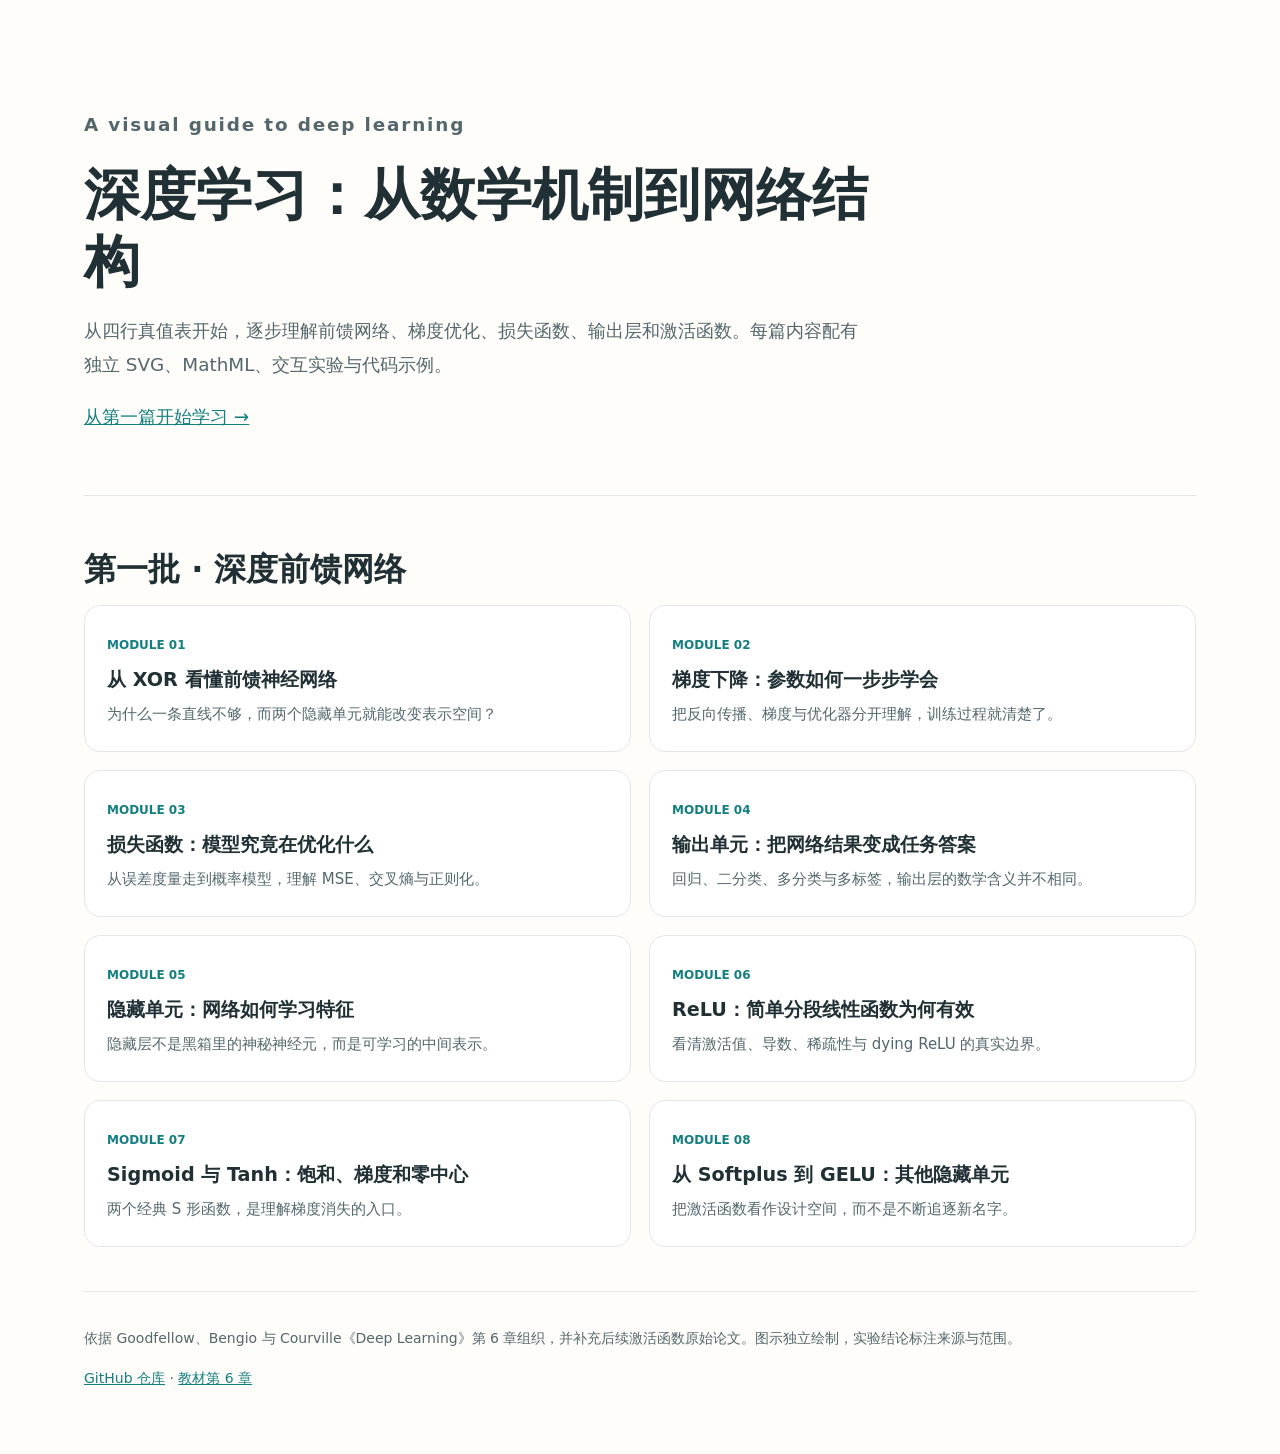
<file: site/index.html>
<!doctype html><html lang="zh-CN"><head><meta charset="utf-8"><meta name="viewport" content="width=device-width,initial-scale=1"><meta name="description" content="深度学习交互式中文课程"><title>Deep Learning｜交互式深度学习课程</title><link rel="stylesheet" href="assets/css/site.css"></head><body><main class="home"><header class="home-hero"><p class="eyebrow">A visual guide to deep learning</p><h1>深度学习：从数学机制到网络结构</h1><p>从四行真值表开始，逐步理解前馈网络、梯度优化、损失函数、输出层和激活函数。每篇内容配有独立 SVG、MathML、交互实验与代码示例。</p><p><a href="articles/xor/index.html">从第一篇开始学习 →</a></p></header><section><h2>第一批 · 深度前馈网络</h2><div class="path-grid"><a class="path-card" href="articles/xor/index.html"><span class="num">MODULE 01</span><h2>从 XOR 看懂前馈神经网络</h2><p>为什么一条直线不够，而两个隐藏单元就能改变表示空间？</p></a><a class="path-card" href="articles/gradient/index.html"><span class="num">MODULE 02</span><h2>梯度下降：参数如何一步步学会</h2><p>把反向传播、梯度与优化器分开理解，训练过程就清楚了。</p></a><a class="path-card" href="articles/cost-functions/index.html"><span class="num">MODULE 03</span><h2>损失函数：模型究竟在优化什么</h2><p>从误差度量走到概率模型，理解 MSE、交叉熵与正则化。</p></a><a class="path-card" href="articles/output-units/index.html"><span class="num">MODULE 04</span><h2>输出单元：把网络结果变成任务答案</h2><p>回归、二分类、多分类与多标签，输出层的数学含义并不相同。</p></a><a class="path-card" href="articles/hidden-units/index.html"><span class="num">MODULE 05</span><h2>隐藏单元：网络如何学习特征</h2><p>隐藏层不是黑箱里的神秘神经元，而是可学习的中间表示。</p></a><a class="path-card" href="articles/relu/index.html"><span class="num">MODULE 06</span><h2>ReLU：简单分段线性函数为何有效</h2><p>看清激活值、导数、稀疏性与 dying ReLU 的真实边界。</p></a><a class="path-card" href="articles/sigmoid-tanh/index.html"><span class="num">MODULE 07</span><h2>Sigmoid 与 Tanh：饱和、梯度和零中心</h2><p>两个经典 S 形函数，是理解梯度消失的入口。</p></a><a class="path-card" href="articles/other-activations/index.html"><span class="num">MODULE 08</span><h2>从 Softplus 到 GELU：其他隐藏单元</h2><p>把激活函数看作设计空间，而不是不断追逐新名字。</p></a></div></section><footer class="home-footer"><p>依据 Goodfellow、Bengio 与 Courville《Deep Learning》第 6 章组织，并补充后续激活函数原始论文。图示独立绘制，实验结论标注来源与范围。</p><p><a href="https://github.com/1998x-stack/Deep-Learning">GitHub 仓库</a> · <a href="https://www.deeplearningbook.org/contents/mlp.html">教材第 6 章</a></p></footer></main></body></html>
</file>
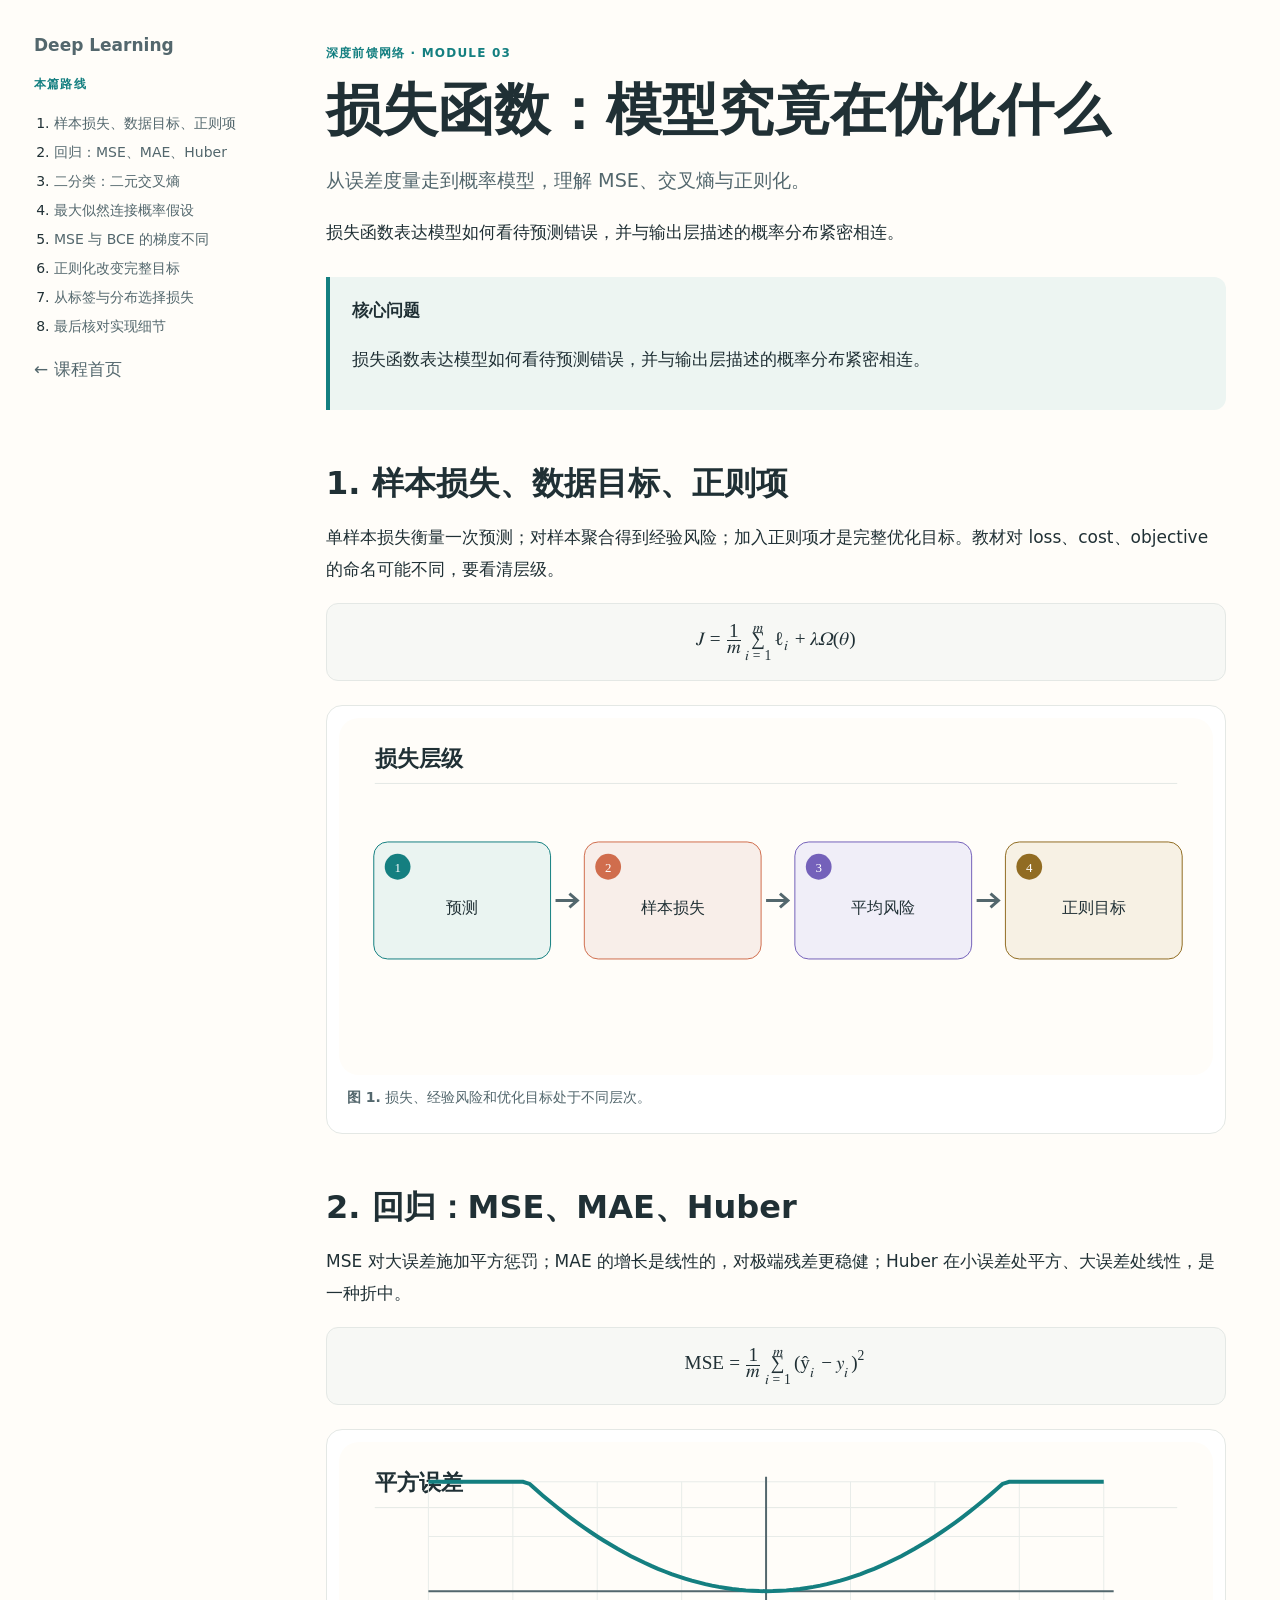
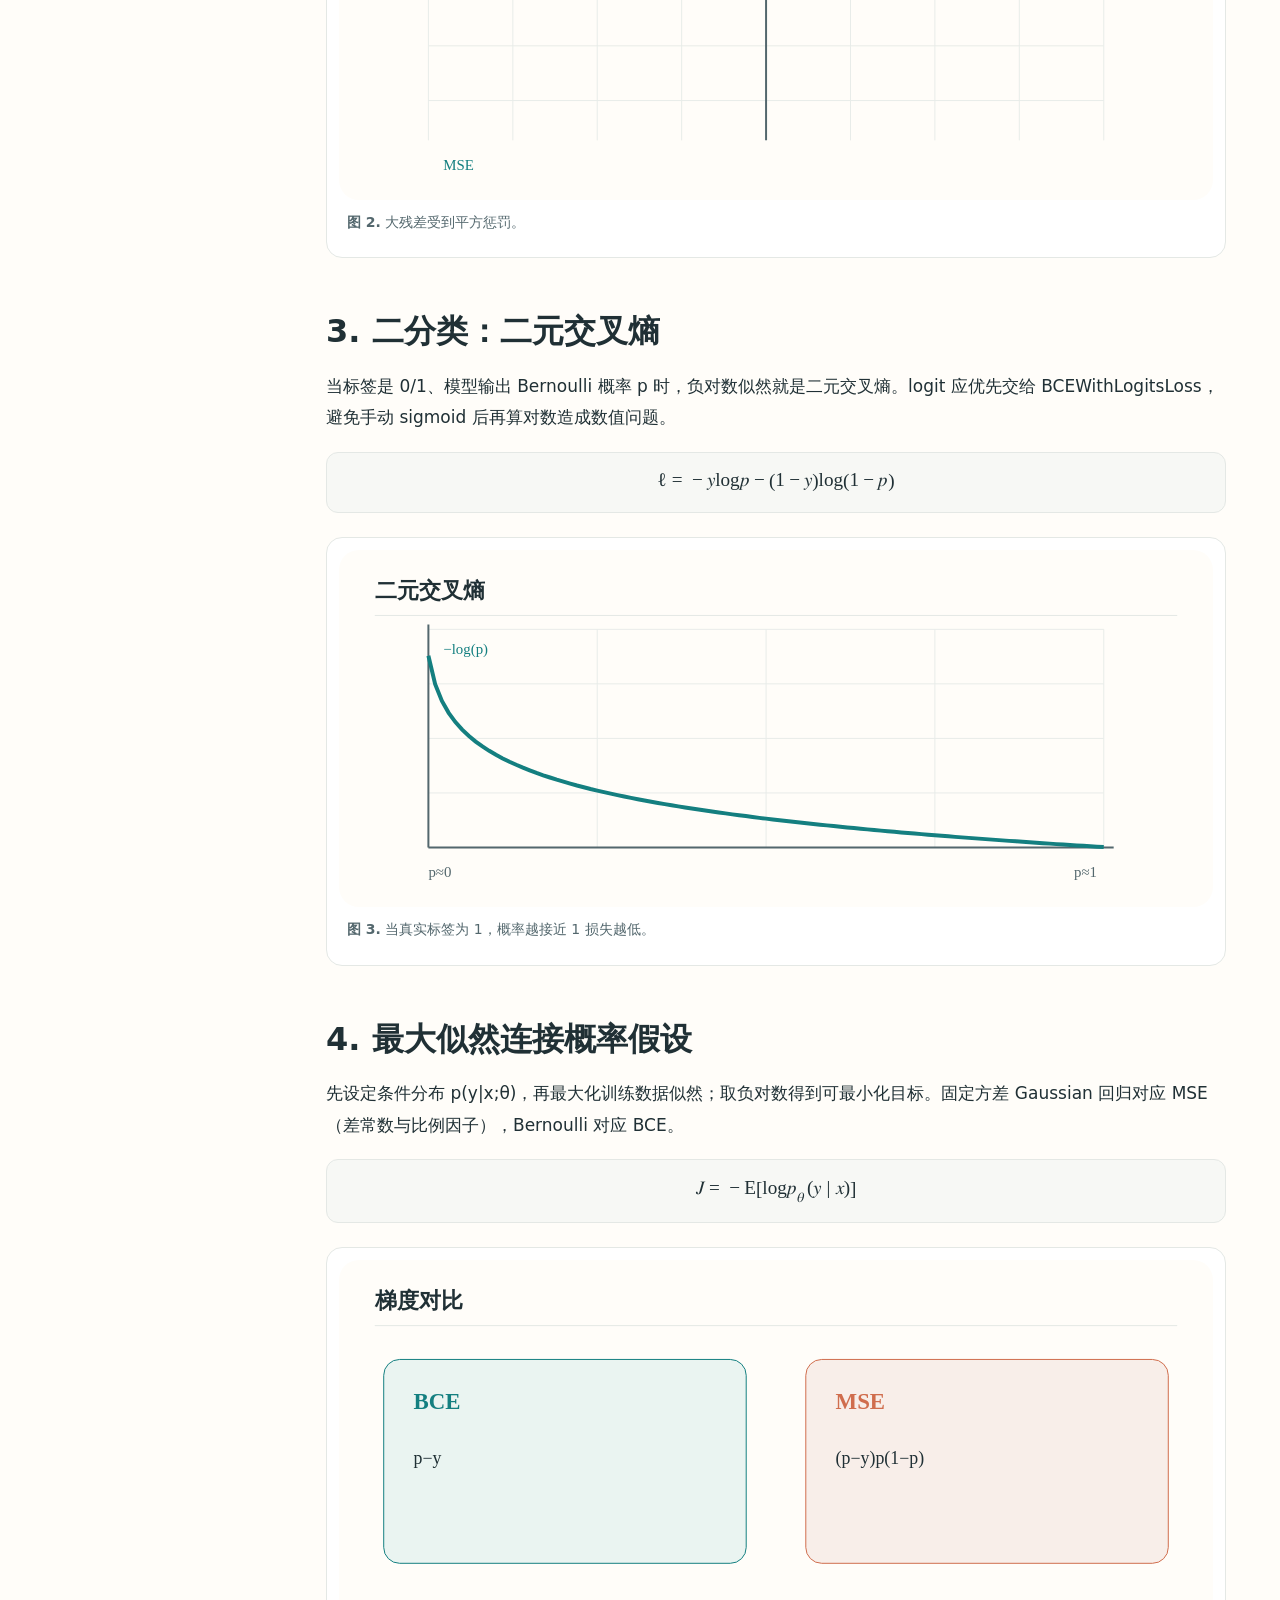
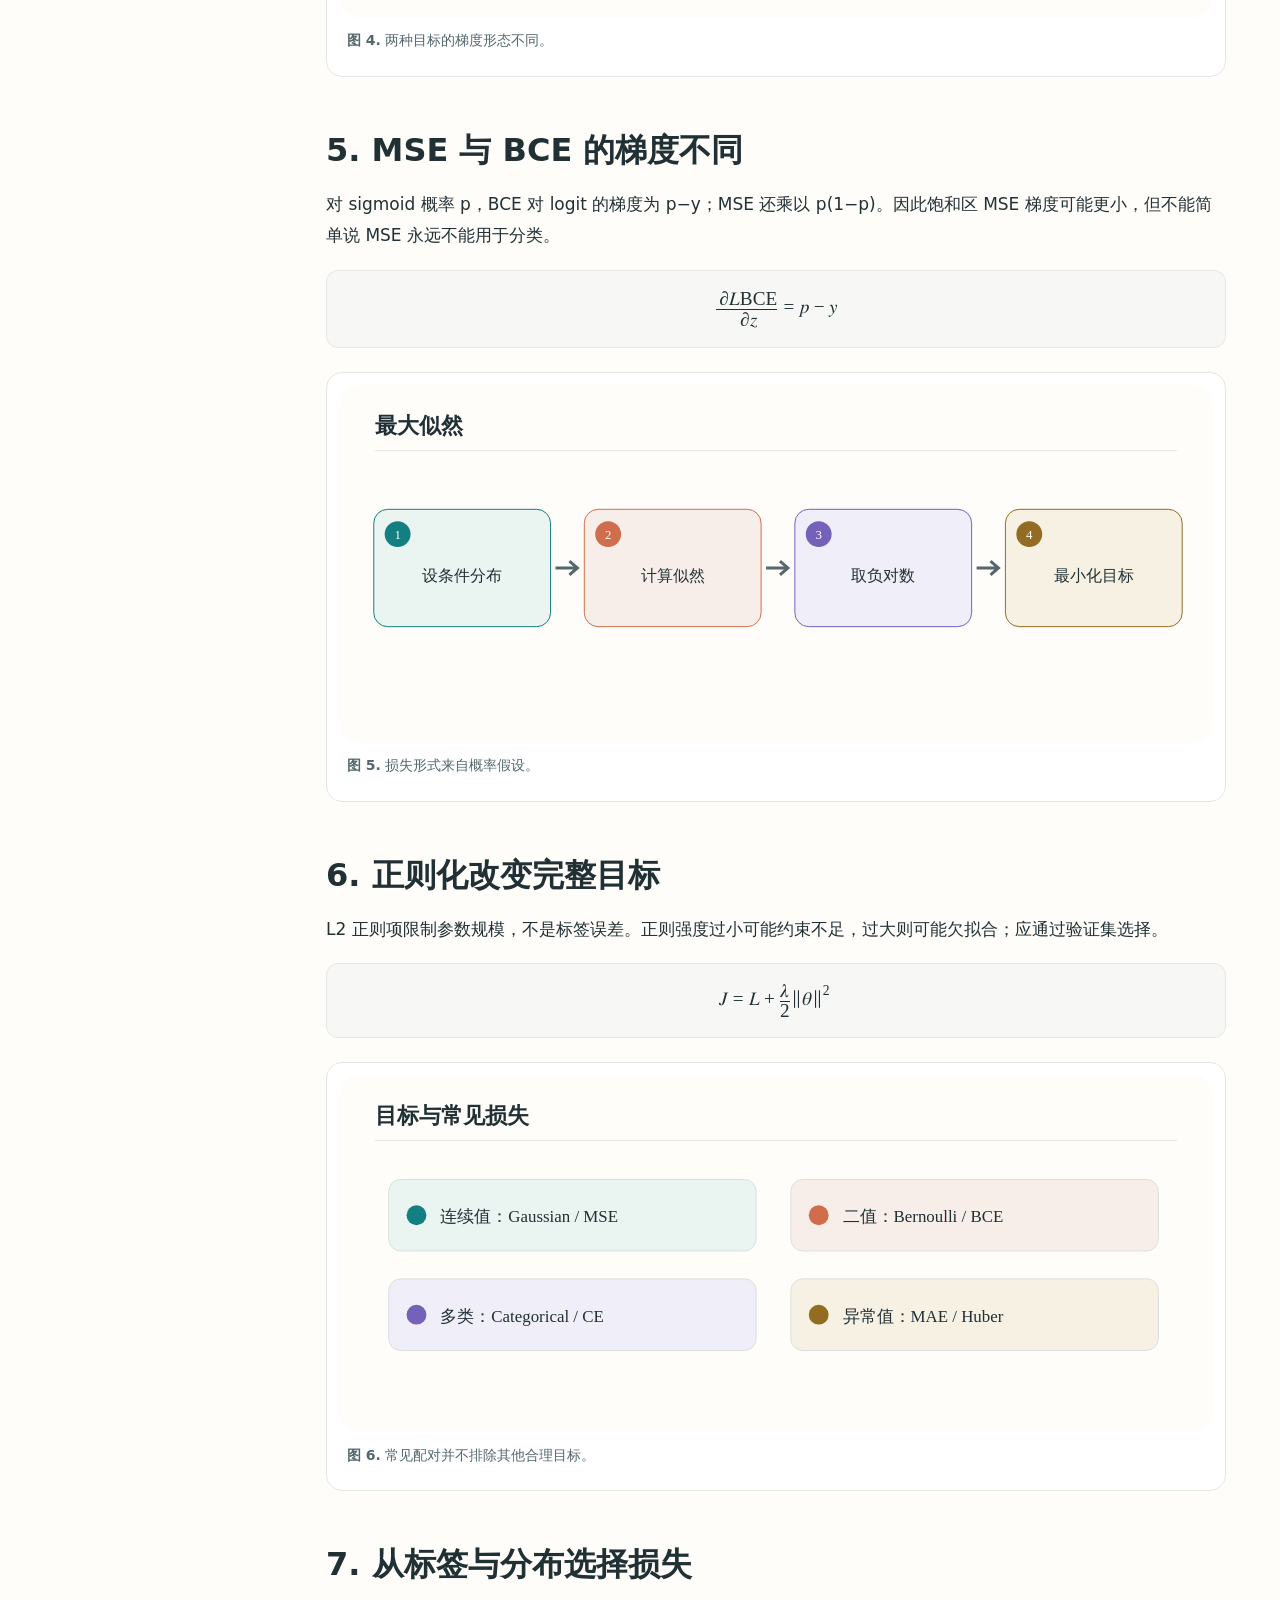
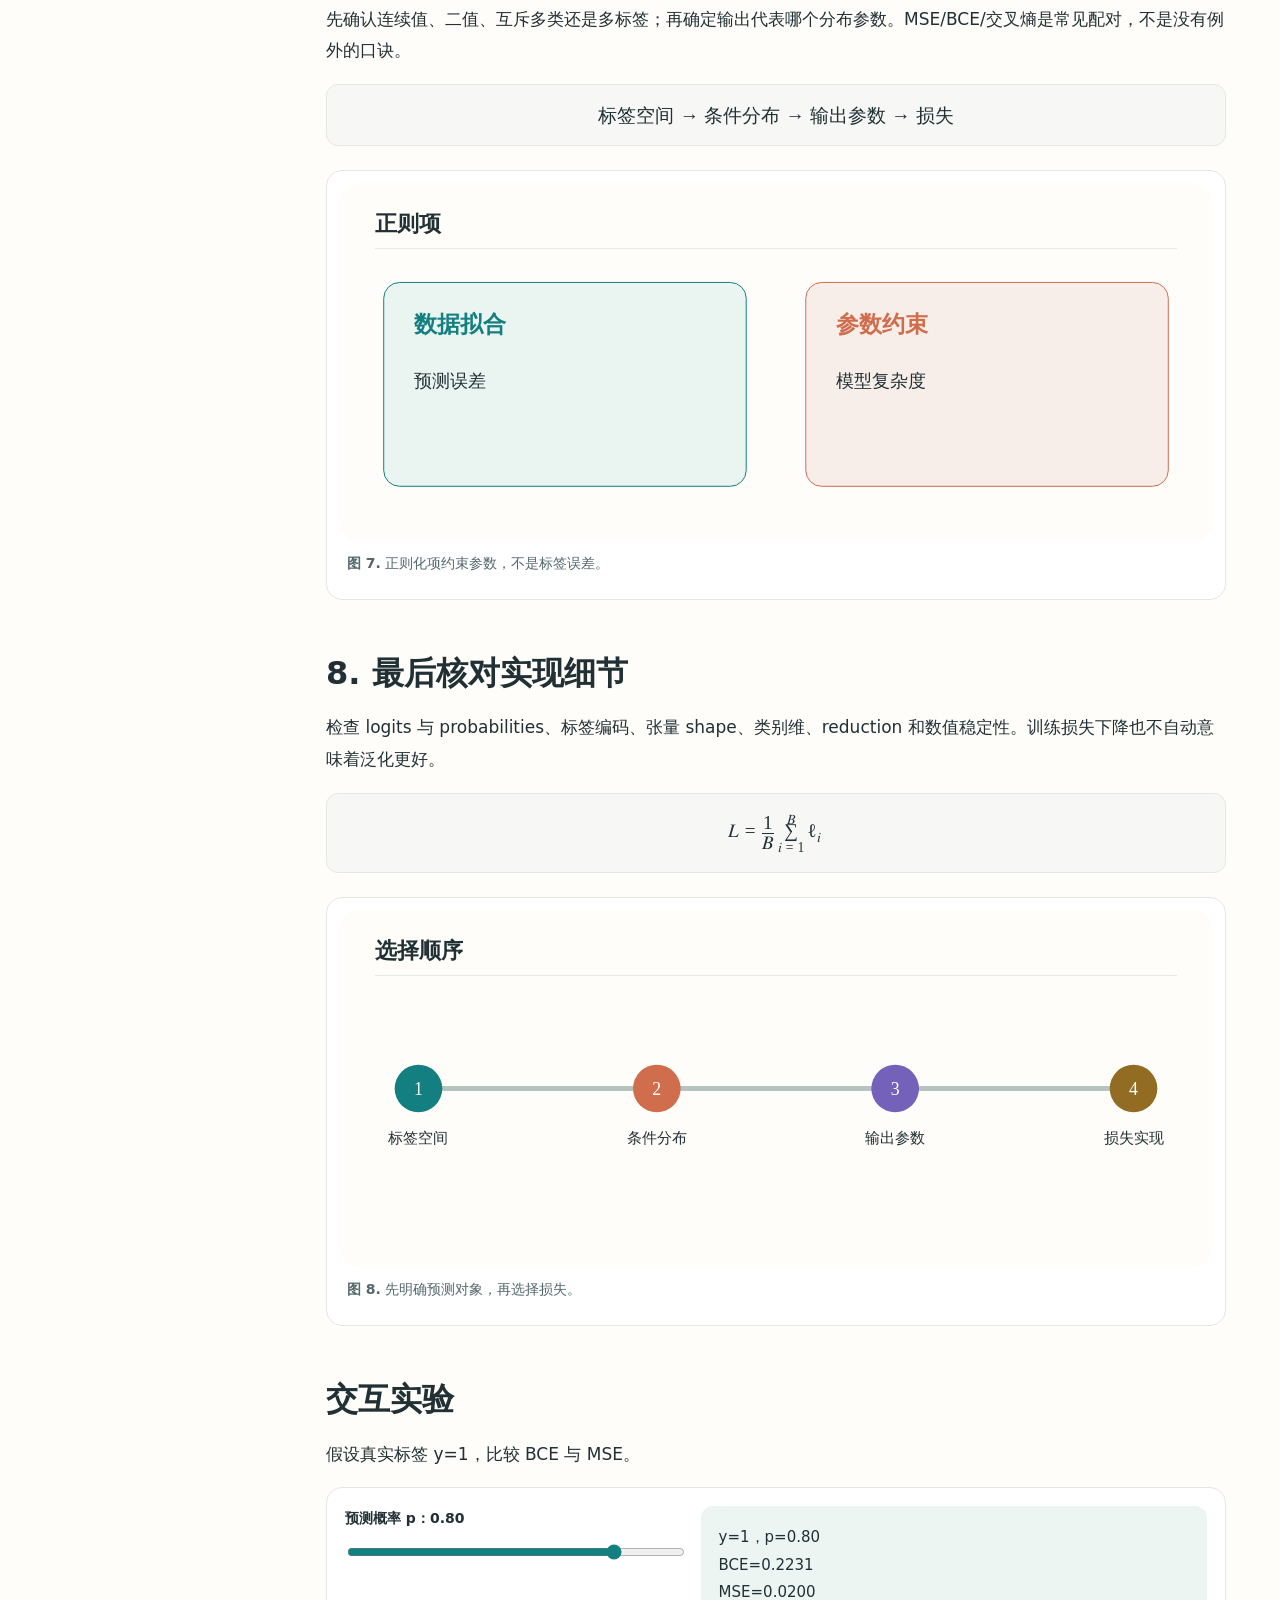
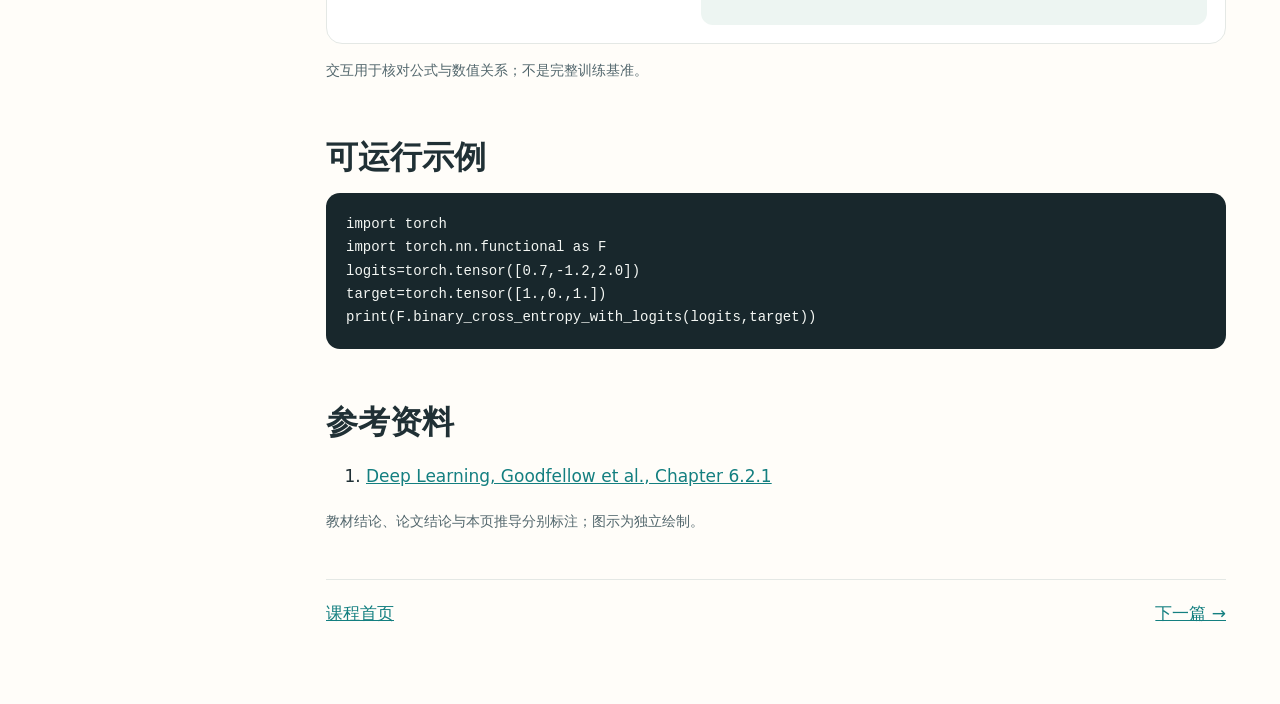
<file: site/articles/cost-functions/index.html>
<!doctype html><html lang="zh-CN"><head><meta charset="utf-8"><meta name="viewport" content="width=device-width,initial-scale=1"><meta name="description" content="从误差度量走到概率模型，理解 MSE、交叉熵与正则化。"><title>损失函数：模型究竟在优化什么｜Deep Learning</title><link rel="stylesheet" href="../../assets/css/site.css"></head><body><div class="layout"><nav class="toc"><a class="brand" href="../../index.html">Deep Learning</a><p class="eyebrow">本篇路线</p><ol><li><a href="#s1">样本损失、数据目标、正则项</a></li><li><a href="#s2">回归：MSE、MAE、Huber</a></li><li><a href="#s3">二分类：二元交叉熵</a></li><li><a href="#s4">最大似然连接概率假设</a></li><li><a href="#s5">MSE 与 BCE 的梯度不同</a></li><li><a href="#s6">正则化改变完整目标</a></li><li><a href="#s7">从标签与分布选择损失</a></li><li><a href="#s8">最后核对实现细节</a></li></ol><a href="../../index.html">← 课程首页</a></nav><main><article><header><p class="eyebrow">深度前馈网络 · MODULE 03</p><h1>损失函数：模型究竟在优化什么</h1><p class="dek">从误差度量走到概率模型，理解 MSE、交叉熵与正则化。</p><p class="lead">损失函数表达模型如何看待预测错误，并与输出层描述的概率分布紧密相连。</p></header><div class="callout"><strong>核心问题</strong><p>损失函数表达模型如何看待预测错误，并与输出层描述的概率分布紧密相连。</p></div><section id="s1"><h2>1. 样本损失、数据目标、正则项</h2><p>单样本损失衡量一次预测；对样本聚合得到经验风险；加入正则项才是完整优化目标。教材对 loss、cost、objective 的命名可能不同，要看清层级。</p><div class="math-equation"><div class="math-scroll" tabindex="0"><math xmlns="http://www.w3.org/1998/Math/MathML" display="block"><mrow><mi>J</mi><mo>=</mo><mfrac><mn>1</mn><mi>m</mi></mfrac><munderover><mo>∑</mo><mrow><mi>i</mi><mo>=</mo><mn>1</mn></mrow><mi>m</mi></munderover><msub><mi>ℓ</mi><mi>i</mi></msub><mo>+</mo><mi>λ</mi><mi>Ω</mi><mo>(</mo><mi>θ</mi><mo>)</mo></mrow></math></div></div><figure><img src="../../assets/svg/cost-functions/fig-01.svg" alt="损失、经验风险和优化目标处于不同层次。" loading="lazy"><figcaption><strong>图 1.</strong> 损失、经验风险和优化目标处于不同层次。</figcaption></figure></section><section id="s2"><h2>2. 回归：MSE、MAE、Huber</h2><p>MSE 对大误差施加平方惩罚；MAE 的增长是线性的，对极端残差更稳健；Huber 在小误差处平方、大误差处线性，是一种折中。</p><div class="math-equation"><div class="math-scroll" tabindex="0"><math xmlns="http://www.w3.org/1998/Math/MathML" display="block"><mrow><mi>MSE</mi><mo>=</mo><mfrac><mn>1</mn><mi>m</mi></mfrac><munderover><mo>∑</mo><mrow><mi>i</mi><mo>=</mo><mn>1</mn></mrow><mi>m</mi></munderover><msup><mrow><mo>(</mo><msub><mi>ŷ</mi><mi>i</mi></msub><mo>−</mo><msub><mi>y</mi><mi>i</mi></msub><mo>)</mo></mrow><mn>2</mn></msup></mrow></math></div></div><figure><img src="../../assets/svg/cost-functions/fig-02.svg" alt="大残差受到平方惩罚。" loading="lazy"><figcaption><strong>图 2.</strong> 大残差受到平方惩罚。</figcaption></figure></section><section id="s3"><h2>3. 二分类：二元交叉熵</h2><p>当标签是 0/1、模型输出 Bernoulli 概率 p 时，负对数似然就是二元交叉熵。logit 应优先交给 BCEWithLogitsLoss，避免手动 sigmoid 后再算对数造成数值问题。</p><div class="math-equation"><div class="math-scroll" tabindex="0"><math xmlns="http://www.w3.org/1998/Math/MathML" display="block"><mrow><mi>ℓ</mi><mo>=</mo><mo>−</mo><mi>y</mi><mi>log</mi><mi>p</mi><mo>−</mo><mo>(</mo><mn>1</mn><mo>−</mo><mi>y</mi><mo>)</mo><mi>log</mi><mo>(</mo><mn>1</mn><mo>−</mo><mi>p</mi><mo>)</mo></mrow></math></div></div><figure><img src="../../assets/svg/cost-functions/fig-03.svg" alt="当真实标签为 1，概率越接近 1 损失越低。" loading="lazy"><figcaption><strong>图 3.</strong> 当真实标签为 1，概率越接近 1 损失越低。</figcaption></figure></section><section id="s4"><h2>4. 最大似然连接概率假设</h2><p>先设定条件分布 p(y|x;θ)，再最大化训练数据似然；取负对数得到可最小化目标。固定方差 Gaussian 回归对应 MSE（差常数与比例因子），Bernoulli 对应 BCE。</p><div class="math-equation"><div class="math-scroll" tabindex="0"><math xmlns="http://www.w3.org/1998/Math/MathML" display="block"><mrow><mi>J</mi><mo>=</mo><mo>−</mo><mi mathvariant="normal">E</mi><mo>[</mo><mi>log</mi><msub><mi>p</mi><mi>θ</mi></msub><mo>(</mo><mi>y</mi><mo>|</mo><mi>x</mi><mo>)</mo><mo>]</mo></mrow></math></div></div><figure><img src="../../assets/svg/cost-functions/fig-04.svg" alt="两种目标的梯度形态不同。" loading="lazy"><figcaption><strong>图 4.</strong> 两种目标的梯度形态不同。</figcaption></figure></section><section id="s5"><h2>5. MSE 与 BCE 的梯度不同</h2><p>对 sigmoid 概率 p，BCE 对 logit 的梯度为 p−y；MSE 还乘以 p(1−p)。因此饱和区 MSE 梯度可能更小，但不能简单说 MSE 永远不能用于分类。</p><div class="math-equation"><div class="math-scroll" tabindex="0"><math xmlns="http://www.w3.org/1998/Math/MathML" display="block"><mrow><mfrac><mrow><mo>∂</mo><mi>L</mi><mi>BCE</mi></mrow><mrow><mo>∂</mo><mi>z</mi></mrow></mfrac><mo>=</mo><mi>p</mi><mo>−</mo><mi>y</mi></mrow></math></div></div><figure><img src="../../assets/svg/cost-functions/fig-05.svg" alt="损失形式来自概率假设。" loading="lazy"><figcaption><strong>图 5.</strong> 损失形式来自概率假设。</figcaption></figure></section><section id="s6"><h2>6. 正则化改变完整目标</h2><p>L2 正则项限制参数规模，不是标签误差。正则强度过小可能约束不足，过大则可能欠拟合；应通过验证集选择。</p><div class="math-equation"><div class="math-scroll" tabindex="0"><math xmlns="http://www.w3.org/1998/Math/MathML" display="block"><mrow><mi>J</mi><mo>=</mo><mi>L</mi><mo>+</mo><mfrac><mi>λ</mi><mn>2</mn></mfrac><msup><mrow><mo>‖</mo><mi>θ</mi><mo>‖</mo></mrow><mn>2</mn></msup></mrow></math></div></div><figure><img src="../../assets/svg/cost-functions/fig-06.svg" alt="常见配对并不排除其他合理目标。" loading="lazy"><figcaption><strong>图 6.</strong> 常见配对并不排除其他合理目标。</figcaption></figure></section><section id="s7"><h2>7. 从标签与分布选择损失</h2><p>先确认连续值、二值、互斥多类还是多标签；再确定输出代表哪个分布参数。MSE/BCE/交叉熵是常见配对，不是没有例外的口诀。</p><div class="math-equation"><div class="math-scroll" tabindex="0"><math xmlns="http://www.w3.org/1998/Math/MathML" display="block"><mrow><mi>标签空间</mi><mo>→</mo><mi>条件分布</mi><mo>→</mo><mi>输出参数</mi><mo>→</mo><mi>损失</mi></mrow></math></div></div><figure><img src="../../assets/svg/cost-functions/fig-07.svg" alt="正则化项约束参数，不是标签误差。" loading="lazy"><figcaption><strong>图 7.</strong> 正则化项约束参数，不是标签误差。</figcaption></figure></section><section id="s8"><h2>8. 最后核对实现细节</h2><p>检查 logits 与 probabilities、标签编码、张量 shape、类别维、reduction 和数值稳定性。训练损失下降也不自动意味着泛化更好。</p><div class="math-equation"><div class="math-scroll" tabindex="0"><math xmlns="http://www.w3.org/1998/Math/MathML" display="block"><mrow><mi>L</mi><mo>=</mo><mfrac><mn>1</mn><mi>B</mi></mfrac><munderover><mo>∑</mo><mrow><mi>i</mi><mo>=</mo><mn>1</mn></mrow><mi>B</mi></munderover><msub><mi>ℓ</mi><mi>i</mi></msub></mrow></math></div></div><figure><img src="../../assets/svg/cost-functions/fig-08.svg" alt="先明确预测对象，再选择损失。" loading="lazy"><figcaption><strong>图 8.</strong> 先明确预测对象，再选择损失。</figcaption></figure></section><section id="demo"><h2>交互实验</h2><p>假设真实标签 y=1，比较 BCE 与 MSE。</p><div class="demo" data-demo="cost"><div class="demo-controls"><label for="cost-p">预测概率 p：<output id="cost-v">0.80</output></label><input id="cost-p" data-demo-input type="range" min="0.01" max="0.99" step="0.01" value="0.80"></div><div class="demo-output" data-demo-output aria-live="polite">假设真实标签 y=1，比较 BCE 与 MSE。</div></div><p class="note">交互用于核对公式与数值关系；不是完整训练基准。</p></section><section id="code"><h2>可运行示例</h2><pre><code>import torch
import torch.nn.functional as F
logits=torch.tensor([0.7,-1.2,2.0])
target=torch.tensor([1.,0.,1.])
print(F.binary_cross_entropy_with_logits(logits,target))</code></pre></section><section id="references"><h2>参考资料</h2><ol class="references"><li><a href="https://www.deeplearningbook.org/contents/mlp.html" target="_blank" rel="noopener noreferrer">Deep Learning, Goodfellow et al., Chapter 6.2.1</a></li></ol><p class="note">教材结论、论文结论与本页推导分别标注；图示为独立绘制。</p></section><nav class="article-nav"><a href="../../index.html">课程首页</a><a href="../output-units/index.html">下一篇 →</a></nav></article></main></div><script src="../../assets/js/site.js" defer></script></body></html>
</file>
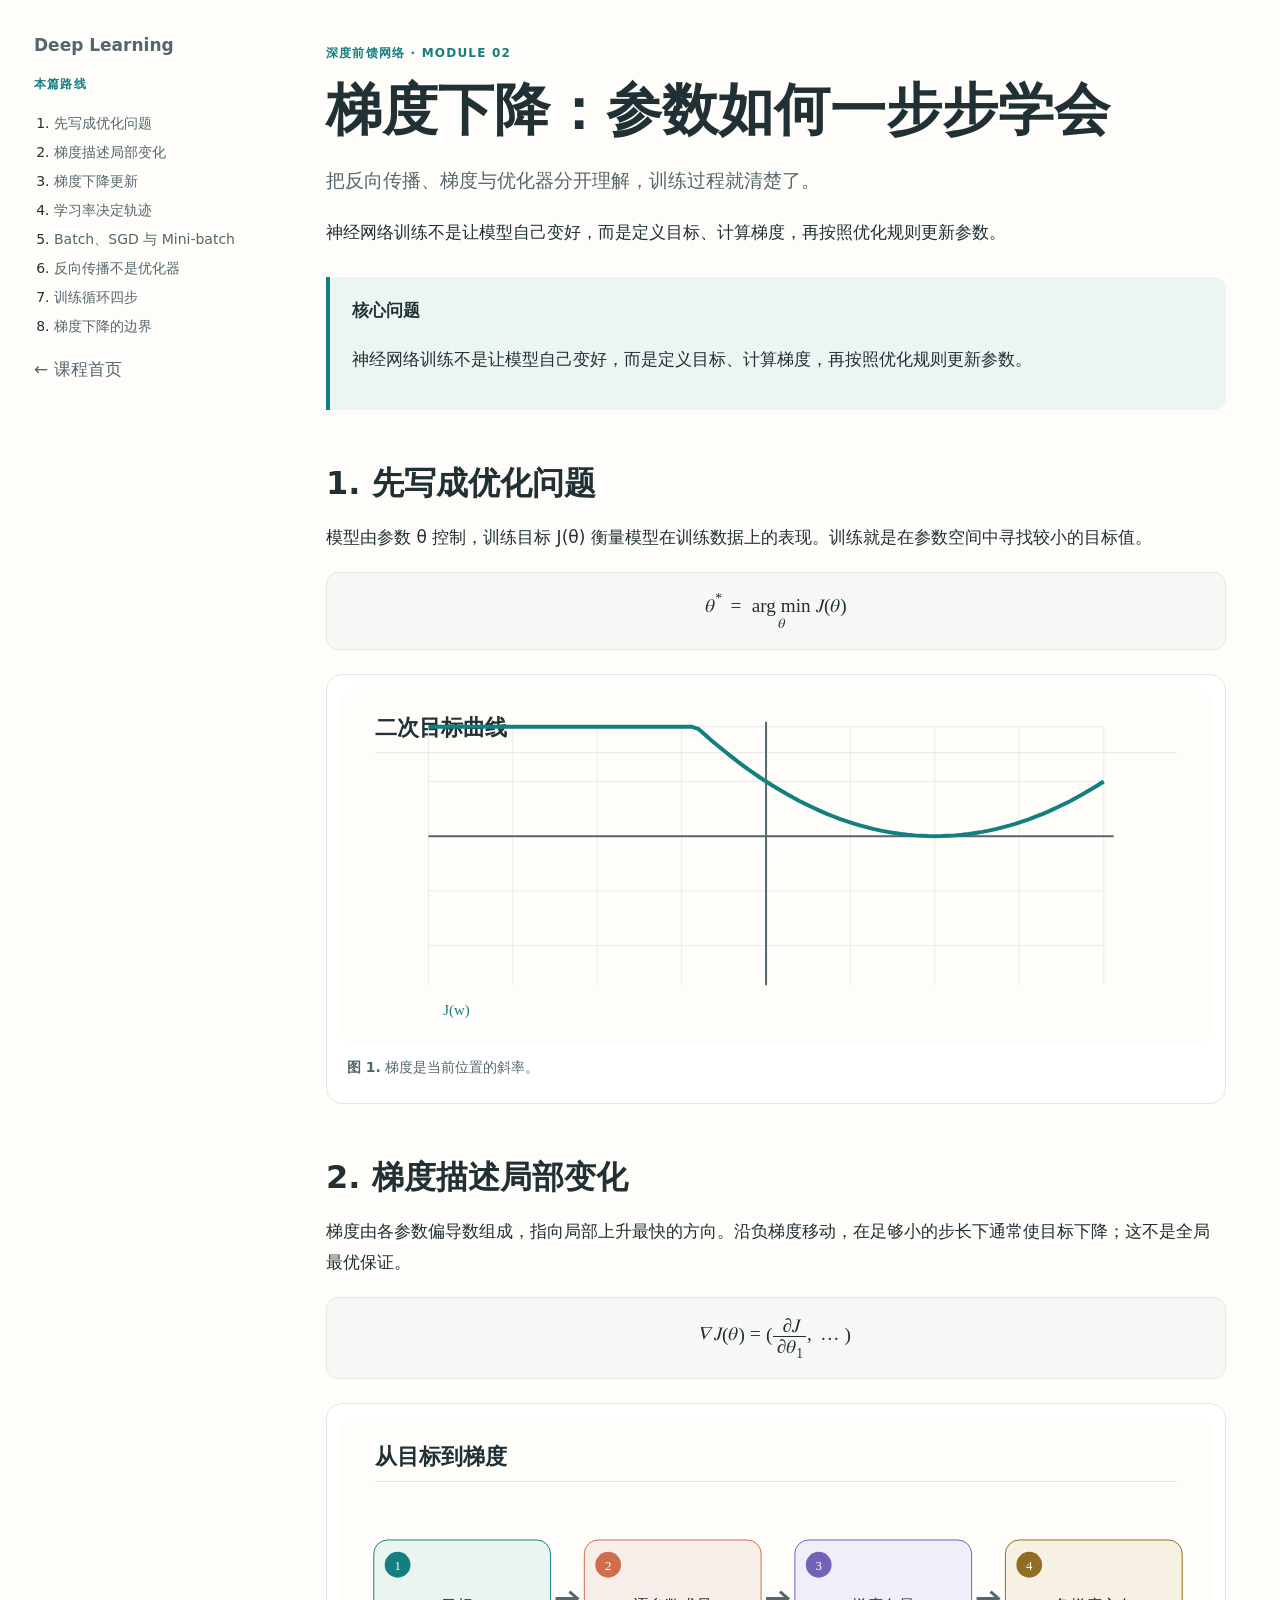
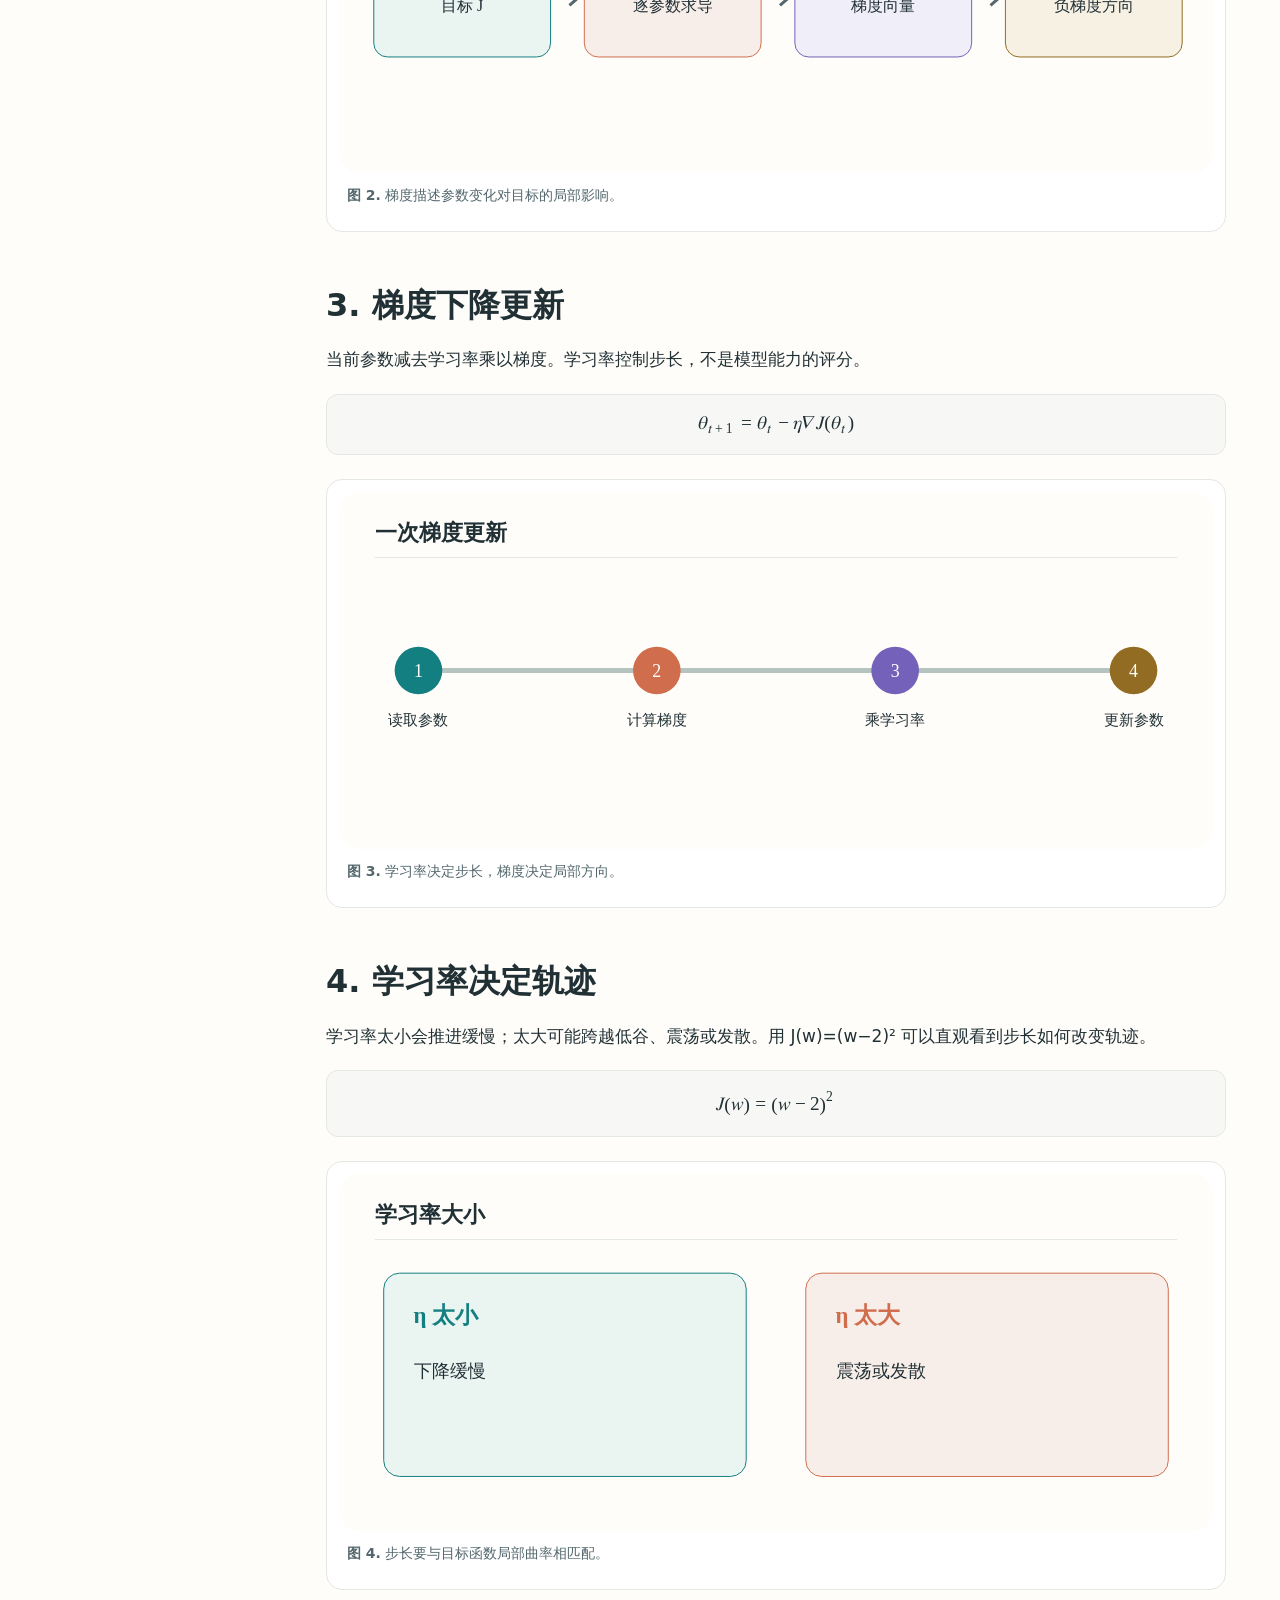
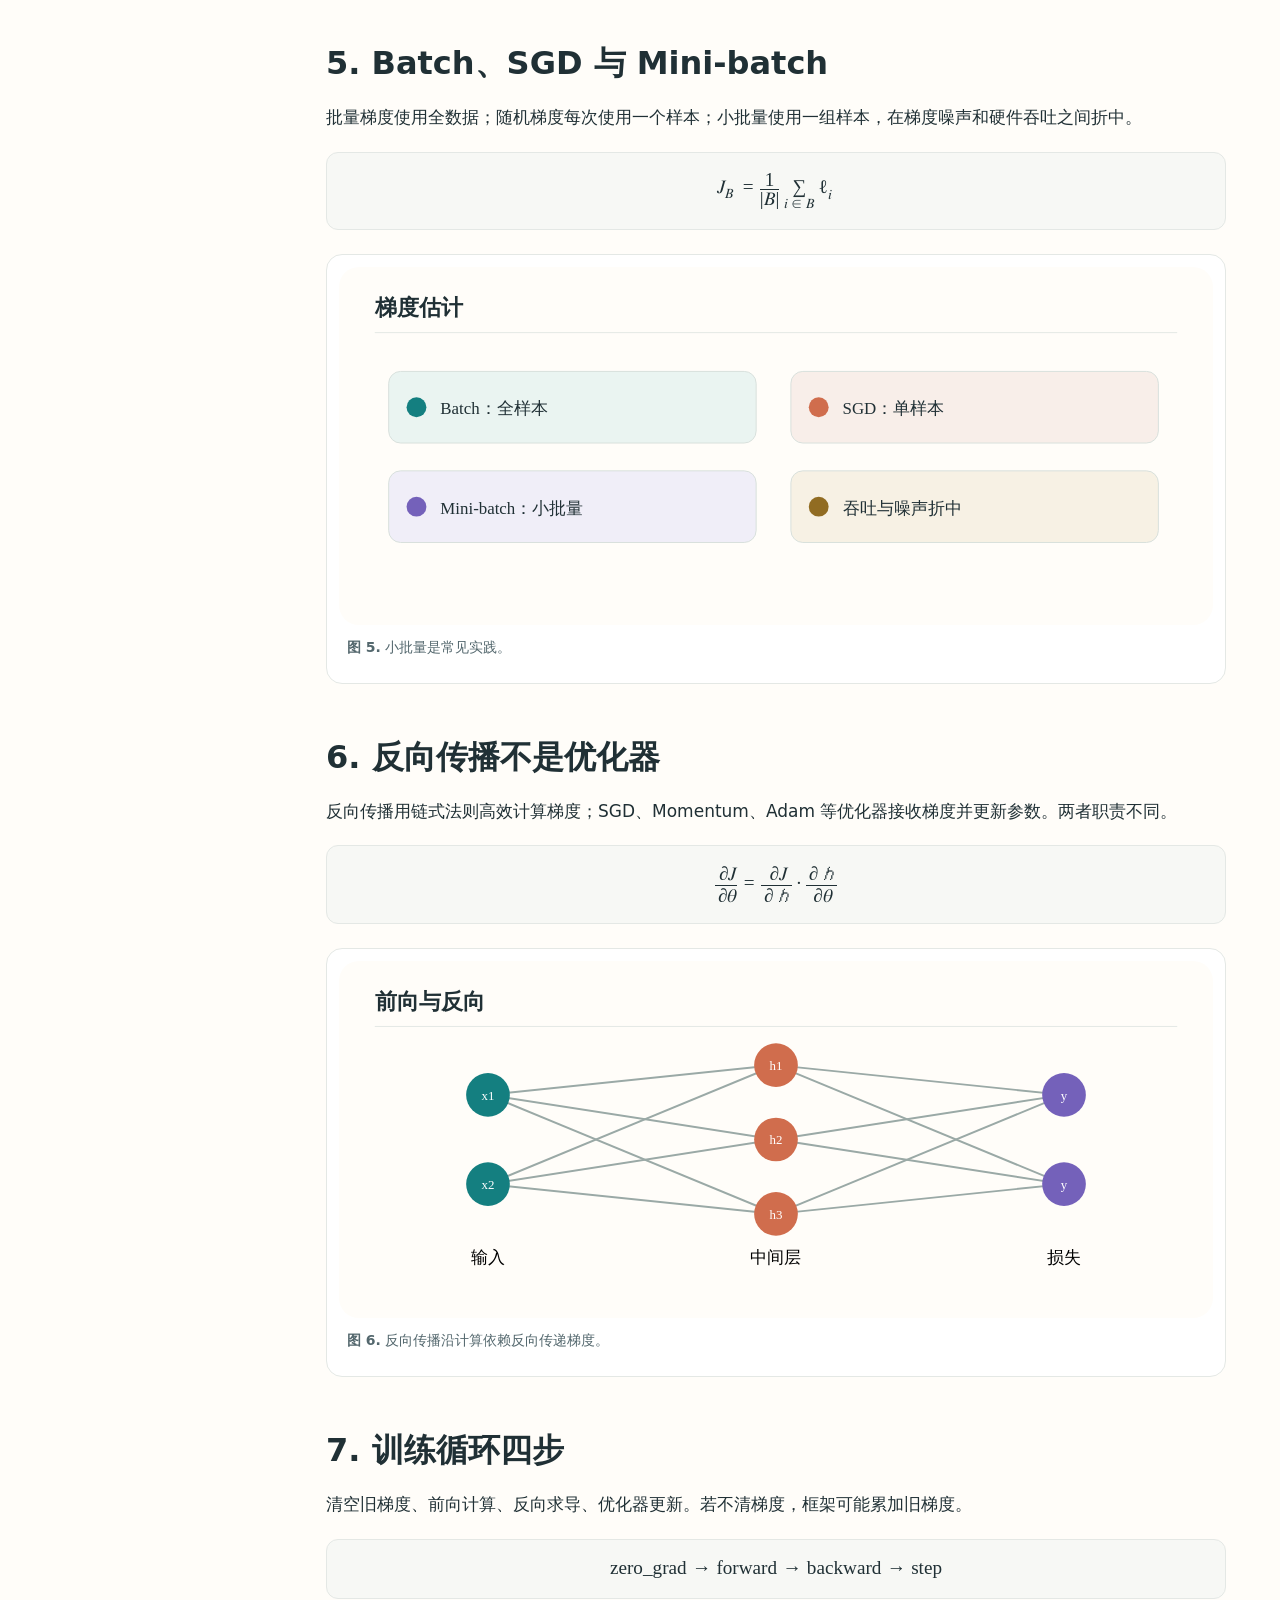
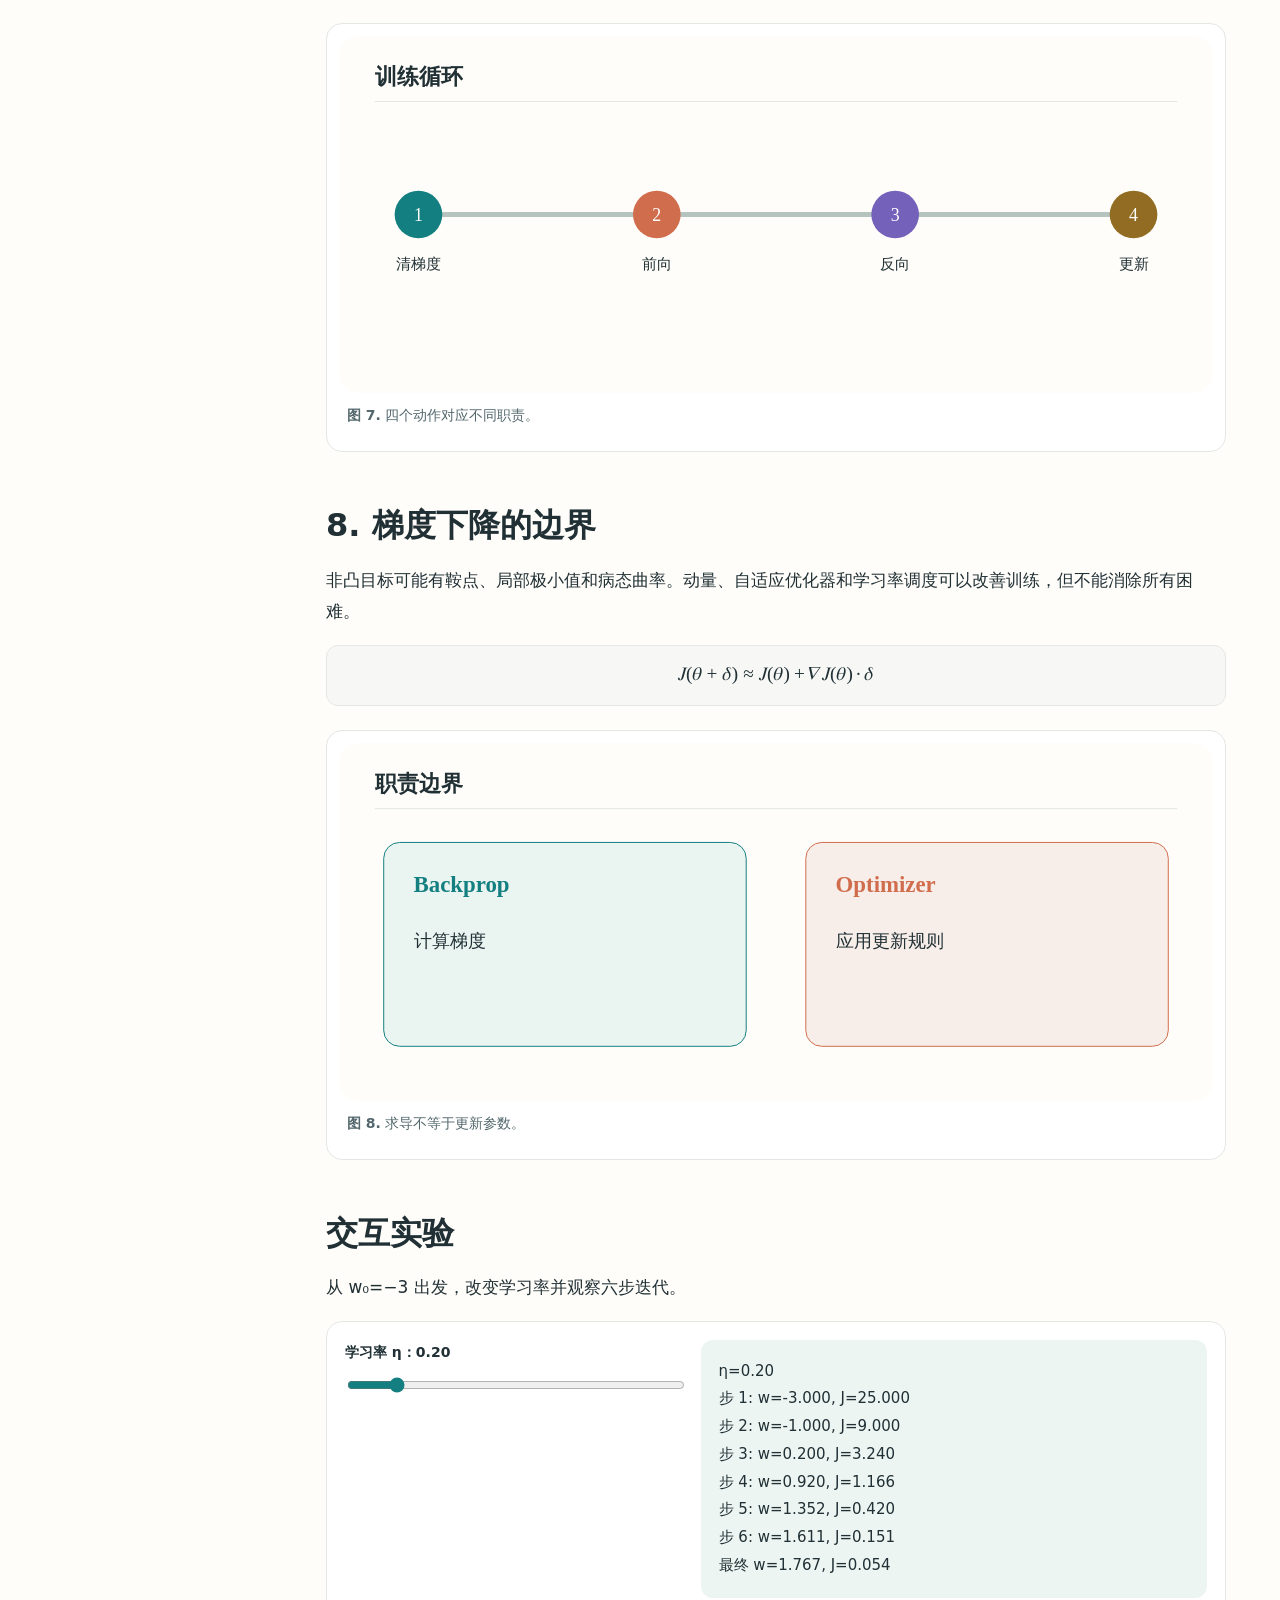
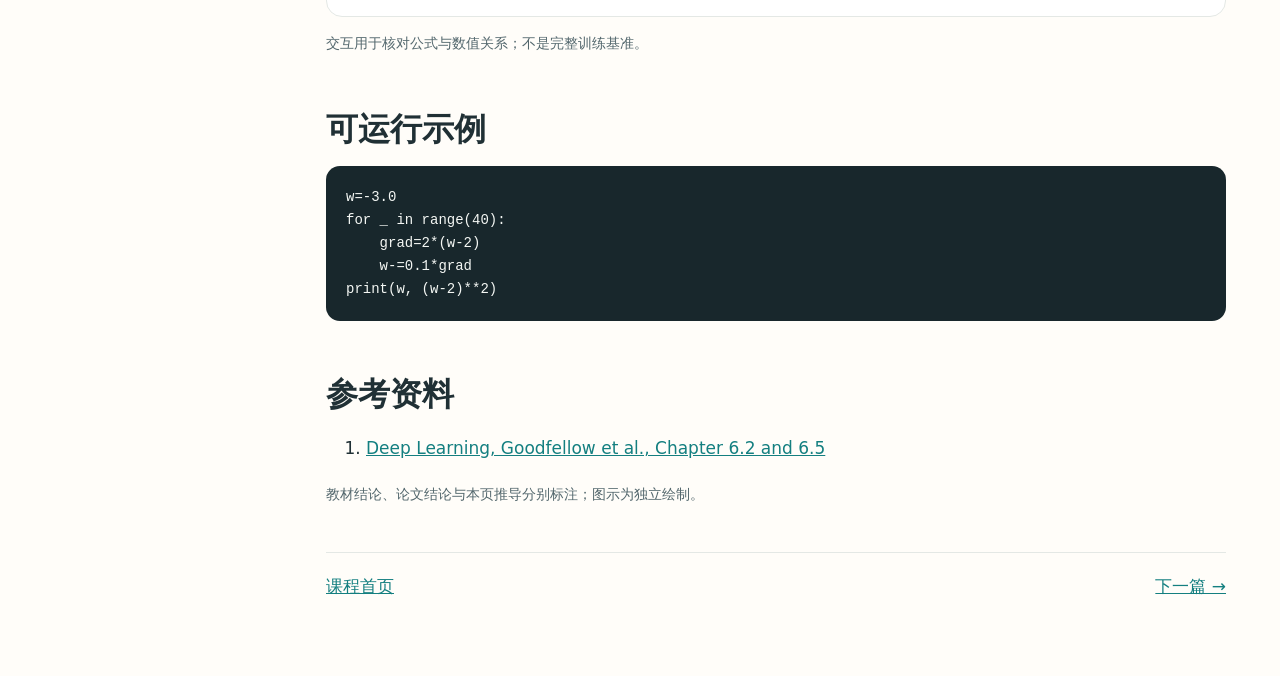
<file: site/articles/gradient/index.html>
<!doctype html><html lang="zh-CN"><head><meta charset="utf-8"><meta name="viewport" content="width=device-width,initial-scale=1"><meta name="description" content="把反向传播、梯度与优化器分开理解，训练过程就清楚了。"><title>梯度下降：参数如何一步步学会｜Deep Learning</title><link rel="stylesheet" href="../../assets/css/site.css"></head><body><div class="layout"><nav class="toc"><a class="brand" href="../../index.html">Deep Learning</a><p class="eyebrow">本篇路线</p><ol><li><a href="#s1">先写成优化问题</a></li><li><a href="#s2">梯度描述局部变化</a></li><li><a href="#s3">梯度下降更新</a></li><li><a href="#s4">学习率决定轨迹</a></li><li><a href="#s5">Batch、SGD 与 Mini-batch</a></li><li><a href="#s6">反向传播不是优化器</a></li><li><a href="#s7">训练循环四步</a></li><li><a href="#s8">梯度下降的边界</a></li></ol><a href="../../index.html">← 课程首页</a></nav><main><article><header><p class="eyebrow">深度前馈网络 · MODULE 02</p><h1>梯度下降：参数如何一步步学会</h1><p class="dek">把反向传播、梯度与优化器分开理解，训练过程就清楚了。</p><p class="lead">神经网络训练不是让模型自己变好，而是定义目标、计算梯度，再按照优化规则更新参数。</p></header><div class="callout"><strong>核心问题</strong><p>神经网络训练不是让模型自己变好，而是定义目标、计算梯度，再按照优化规则更新参数。</p></div><section id="s1"><h2>1. 先写成优化问题</h2><p>模型由参数 θ 控制，训练目标 J(θ) 衡量模型在训练数据上的表现。训练就是在参数空间中寻找较小的目标值。</p><div class="math-equation"><div class="math-scroll" tabindex="0"><math xmlns="http://www.w3.org/1998/Math/MathML" display="block"><mrow><msup><mi>θ</mi><mo>*</mo></msup><mo>=</mo><munder><mo>arg min</mo><mi>θ</mi></munder><mi>J</mi><mo>(</mo><mi>θ</mi><mo>)</mo></mrow></math></div></div><figure><img src="../../assets/svg/gradient/fig-01.svg" alt="梯度是当前位置的斜率。" loading="lazy"><figcaption><strong>图 1.</strong> 梯度是当前位置的斜率。</figcaption></figure></section><section id="s2"><h2>2. 梯度描述局部变化</h2><p>梯度由各参数偏导数组成，指向局部上升最快的方向。沿负梯度移动，在足够小的步长下通常使目标下降；这不是全局最优保证。</p><div class="math-equation"><div class="math-scroll" tabindex="0"><math xmlns="http://www.w3.org/1998/Math/MathML" display="block"><mrow><mi>∇</mi><mi>J</mi><mo>(</mo><mi>θ</mi><mo>)</mo><mo>=</mo><mo>(</mo><mfrac><mrow><mo>∂</mo><mi>J</mi></mrow><mrow><mo>∂</mo><msub><mi>θ</mi><mn>1</mn></msub></mrow></mfrac><mo>,</mo><mo>…</mo><mo>)</mo></mrow></math></div></div><figure><img src="../../assets/svg/gradient/fig-02.svg" alt="梯度描述参数变化对目标的局部影响。" loading="lazy"><figcaption><strong>图 2.</strong> 梯度描述参数变化对目标的局部影响。</figcaption></figure></section><section id="s3"><h2>3. 梯度下降更新</h2><p>当前参数减去学习率乘以梯度。学习率控制步长，不是模型能力的评分。</p><div class="math-equation"><div class="math-scroll" tabindex="0"><math xmlns="http://www.w3.org/1998/Math/MathML" display="block"><mrow><msub><mi>θ</mi><mrow><mi>t</mi><mo>+</mo><mn>1</mn></mrow></msub><mo>=</mo><msub><mi>θ</mi><mi>t</mi></msub><mo>−</mo><mi>η</mi><mi>∇</mi><mi>J</mi><mo>(</mo><msub><mi>θ</mi><mi>t</mi></msub><mo>)</mo></mrow></math></div></div><figure><img src="../../assets/svg/gradient/fig-03.svg" alt="学习率决定步长，梯度决定局部方向。" loading="lazy"><figcaption><strong>图 3.</strong> 学习率决定步长，梯度决定局部方向。</figcaption></figure></section><section id="s4"><h2>4. 学习率决定轨迹</h2><p>学习率太小会推进缓慢；太大可能跨越低谷、震荡或发散。用 J(w)=(w−2)² 可以直观看到步长如何改变轨迹。</p><div class="math-equation"><div class="math-scroll" tabindex="0"><math xmlns="http://www.w3.org/1998/Math/MathML" display="block"><mrow><mi>J</mi><mo>(</mo><mi>w</mi><mo>)</mo><mo>=</mo><msup><mrow><mo>(</mo><mi>w</mi><mo>−</mo><mn>2</mn><mo>)</mo></mrow><mn>2</mn></msup></mrow></math></div></div><figure><img src="../../assets/svg/gradient/fig-04.svg" alt="步长要与目标函数局部曲率相匹配。" loading="lazy"><figcaption><strong>图 4.</strong> 步长要与目标函数局部曲率相匹配。</figcaption></figure></section><section id="s5"><h2>5. Batch、SGD 与 Mini-batch</h2><p>批量梯度使用全数据；随机梯度每次使用一个样本；小批量使用一组样本，在梯度噪声和硬件吞吐之间折中。</p><div class="math-equation"><div class="math-scroll" tabindex="0"><math xmlns="http://www.w3.org/1998/Math/MathML" display="block"><mrow><msub><mi>J</mi><mi>B</mi></msub><mo>=</mo><mfrac><mn>1</mn><mrow><mo>|</mo><mi>B</mi><mo>|</mo></mrow></mfrac><munderover><mo>∑</mo><mrow><mi>i</mi><mo>∈</mo><mi>B</mi></mrow><mrow/></munderover><msub><mi>ℓ</mi><mi>i</mi></msub></mrow></math></div></div><figure><img src="../../assets/svg/gradient/fig-05.svg" alt="小批量是常见实践。" loading="lazy"><figcaption><strong>图 5.</strong> 小批量是常见实践。</figcaption></figure></section><section id="s6"><h2>6. 反向传播不是优化器</h2><p>反向传播用链式法则高效计算梯度；SGD、Momentum、Adam 等优化器接收梯度并更新参数。两者职责不同。</p><div class="math-equation"><div class="math-scroll" tabindex="0"><math xmlns="http://www.w3.org/1998/Math/MathML" display="block"><mrow><mfrac><mrow><mo>∂</mo><mi>J</mi></mrow><mrow><mo>∂</mo><mi>θ</mi></mrow></mfrac><mo>=</mo><mfrac><mrow><mo>∂</mo><mi>J</mi></mrow><mrow><mo>∂</mo><mi>h</mi></mrow></mfrac><mo>·</mo><mfrac><mrow><mo>∂</mo><mi>h</mi></mrow><mrow><mo>∂</mo><mi>θ</mi></mrow></mfrac></mrow></math></div></div><figure><img src="../../assets/svg/gradient/fig-06.svg" alt="反向传播沿计算依赖反向传递梯度。" loading="lazy"><figcaption><strong>图 6.</strong> 反向传播沿计算依赖反向传递梯度。</figcaption></figure></section><section id="s7"><h2>7. 训练循环四步</h2><p>清空旧梯度、前向计算、反向求导、优化器更新。若不清梯度，框架可能累加旧梯度。</p><div class="math-equation"><div class="math-scroll" tabindex="0"><math xmlns="http://www.w3.org/1998/Math/MathML" display="block"><mrow><mi>zero_grad</mi><mo>→</mo><mi>forward</mi><mo>→</mo><mi>backward</mi><mo>→</mo><mi>step</mi></mrow></math></div></div><figure><img src="../../assets/svg/gradient/fig-07.svg" alt="四个动作对应不同职责。" loading="lazy"><figcaption><strong>图 7.</strong> 四个动作对应不同职责。</figcaption></figure></section><section id="s8"><h2>8. 梯度下降的边界</h2><p>非凸目标可能有鞍点、局部极小值和病态曲率。动量、自适应优化器和学习率调度可以改善训练，但不能消除所有困难。</p><div class="math-equation"><div class="math-scroll" tabindex="0"><math xmlns="http://www.w3.org/1998/Math/MathML" display="block"><mrow><mi>J</mi><mo>(</mo><mi>θ</mi><mo>+</mo><mi>δ</mi><mo>)</mo><mo>≈</mo><mi>J</mi><mo>(</mo><mi>θ</mi><mo>)</mo><mo>+</mo><mi>∇</mi><mi>J</mi><mo>(</mo><mi>θ</mi><mo>)</mo><mo>·</mo><mi>δ</mi></mrow></math></div></div><figure><img src="../../assets/svg/gradient/fig-08.svg" alt="求导不等于更新参数。" loading="lazy"><figcaption><strong>图 8.</strong> 求导不等于更新参数。</figcaption></figure></section><section id="demo"><h2>交互实验</h2><p>从 w₀=−3 出发，改变学习率并观察六步迭代。</p><div class="demo" data-demo="gradient"><div class="demo-controls"><label for="grad-lr">学习率 η：<output id="grad-v">0.20</output></label><input id="grad-lr" data-demo-input type="range" min="0.05" max="1.20" step="0.05" value="0.20"></div><div class="demo-output" data-demo-output aria-live="polite">从 w₀=−3 出发，改变学习率并观察六步迭代。</div></div><p class="note">交互用于核对公式与数值关系；不是完整训练基准。</p></section><section id="code"><h2>可运行示例</h2><pre><code>w=-3.0
for _ in range(40):
    grad=2*(w-2)
    w-=0.1*grad
print(w, (w-2)**2)</code></pre></section><section id="references"><h2>参考资料</h2><ol class="references"><li><a href="https://www.deeplearningbook.org/contents/mlp.html" target="_blank" rel="noopener noreferrer">Deep Learning, Goodfellow et al., Chapter 6.2 and 6.5</a></li></ol><p class="note">教材结论、论文结论与本页推导分别标注；图示为独立绘制。</p></section><nav class="article-nav"><a href="../../index.html">课程首页</a><a href="../cost-functions/index.html">下一篇 →</a></nav></article></main></div><script src="../../assets/js/site.js" defer></script></body></html>
</file>
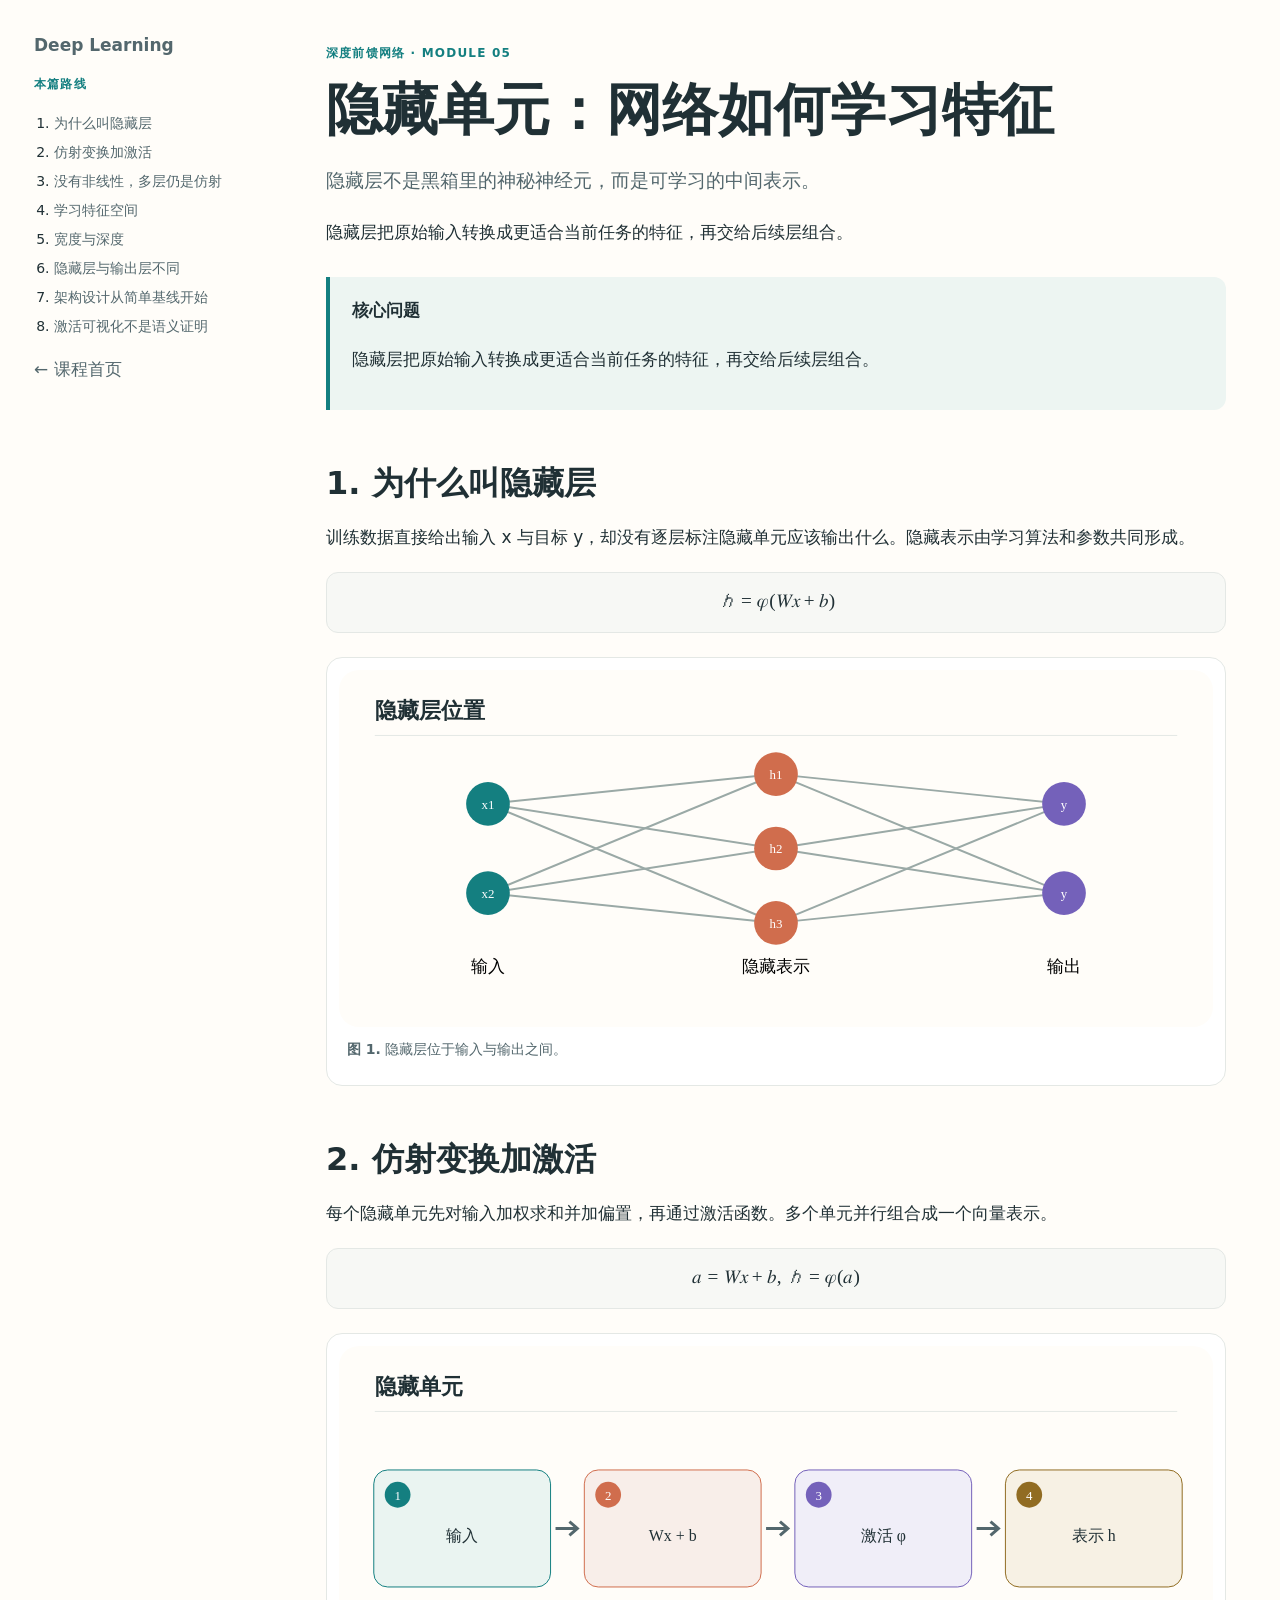
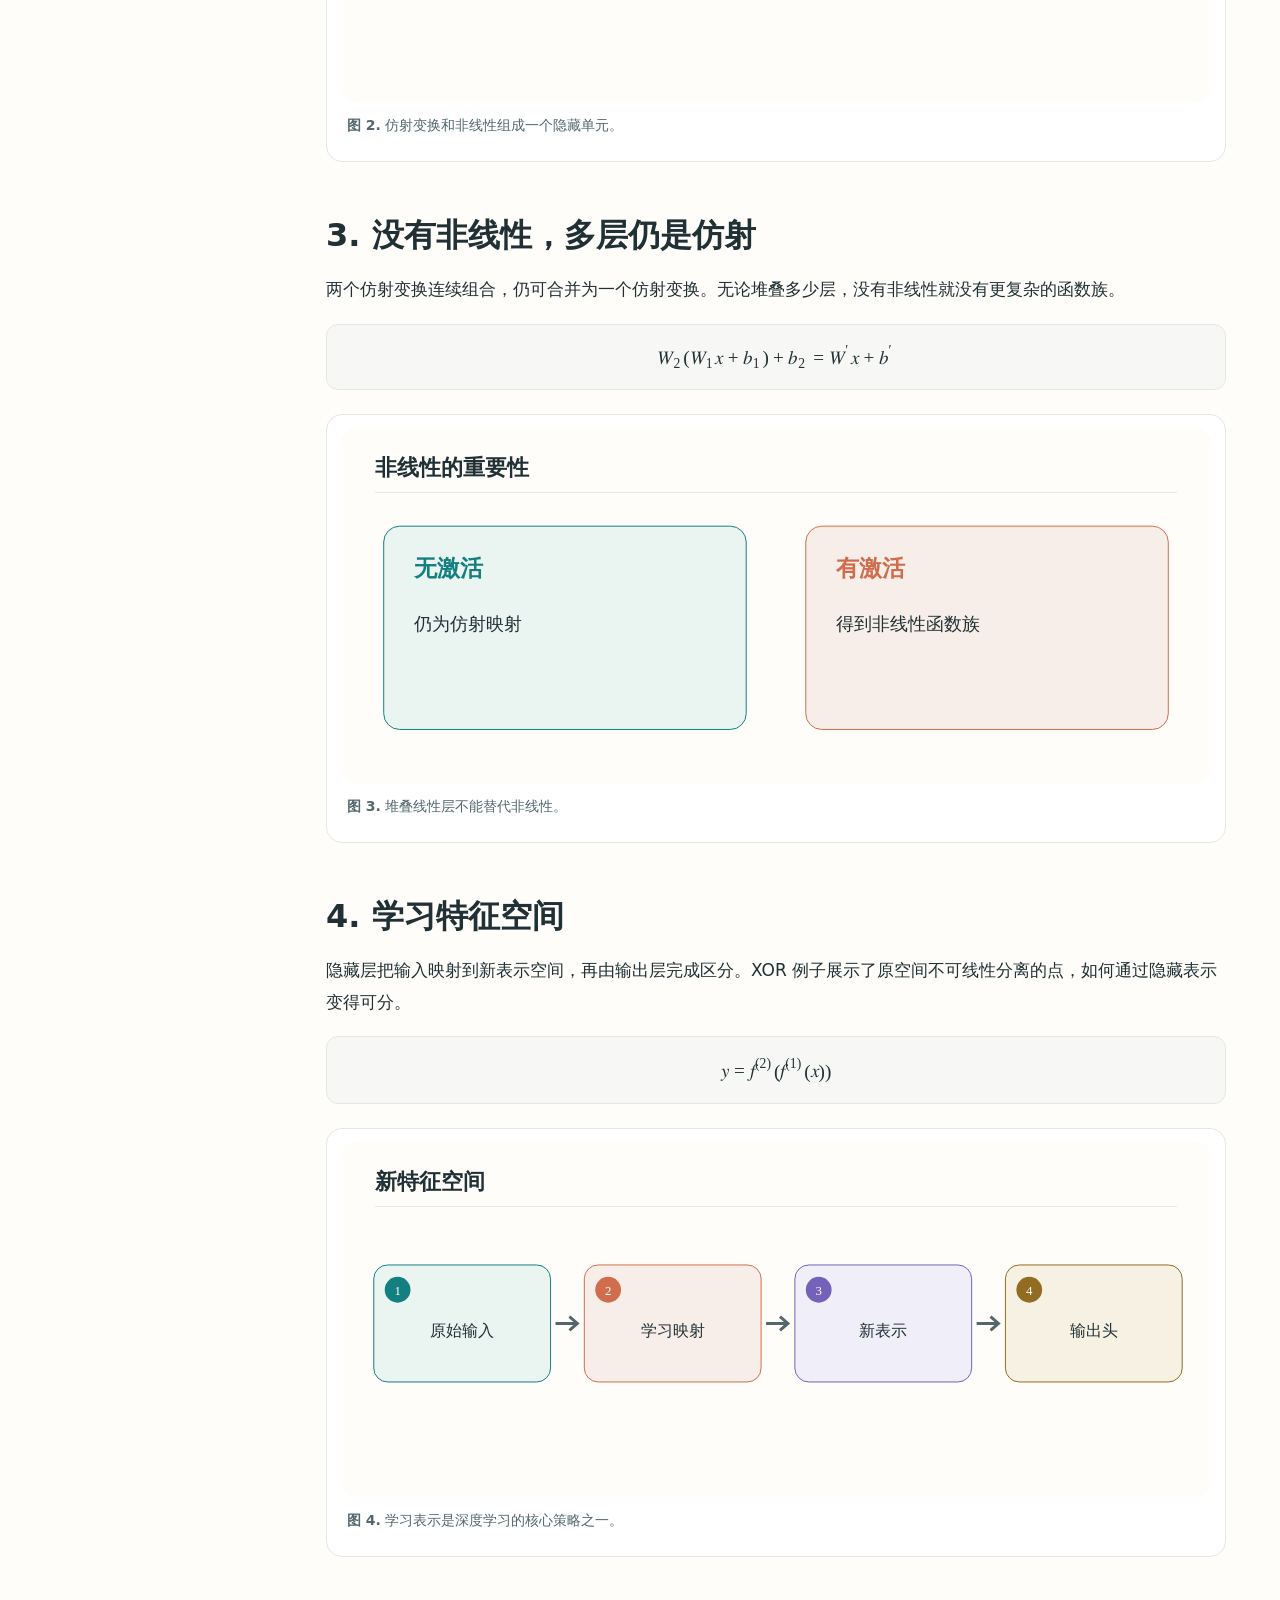
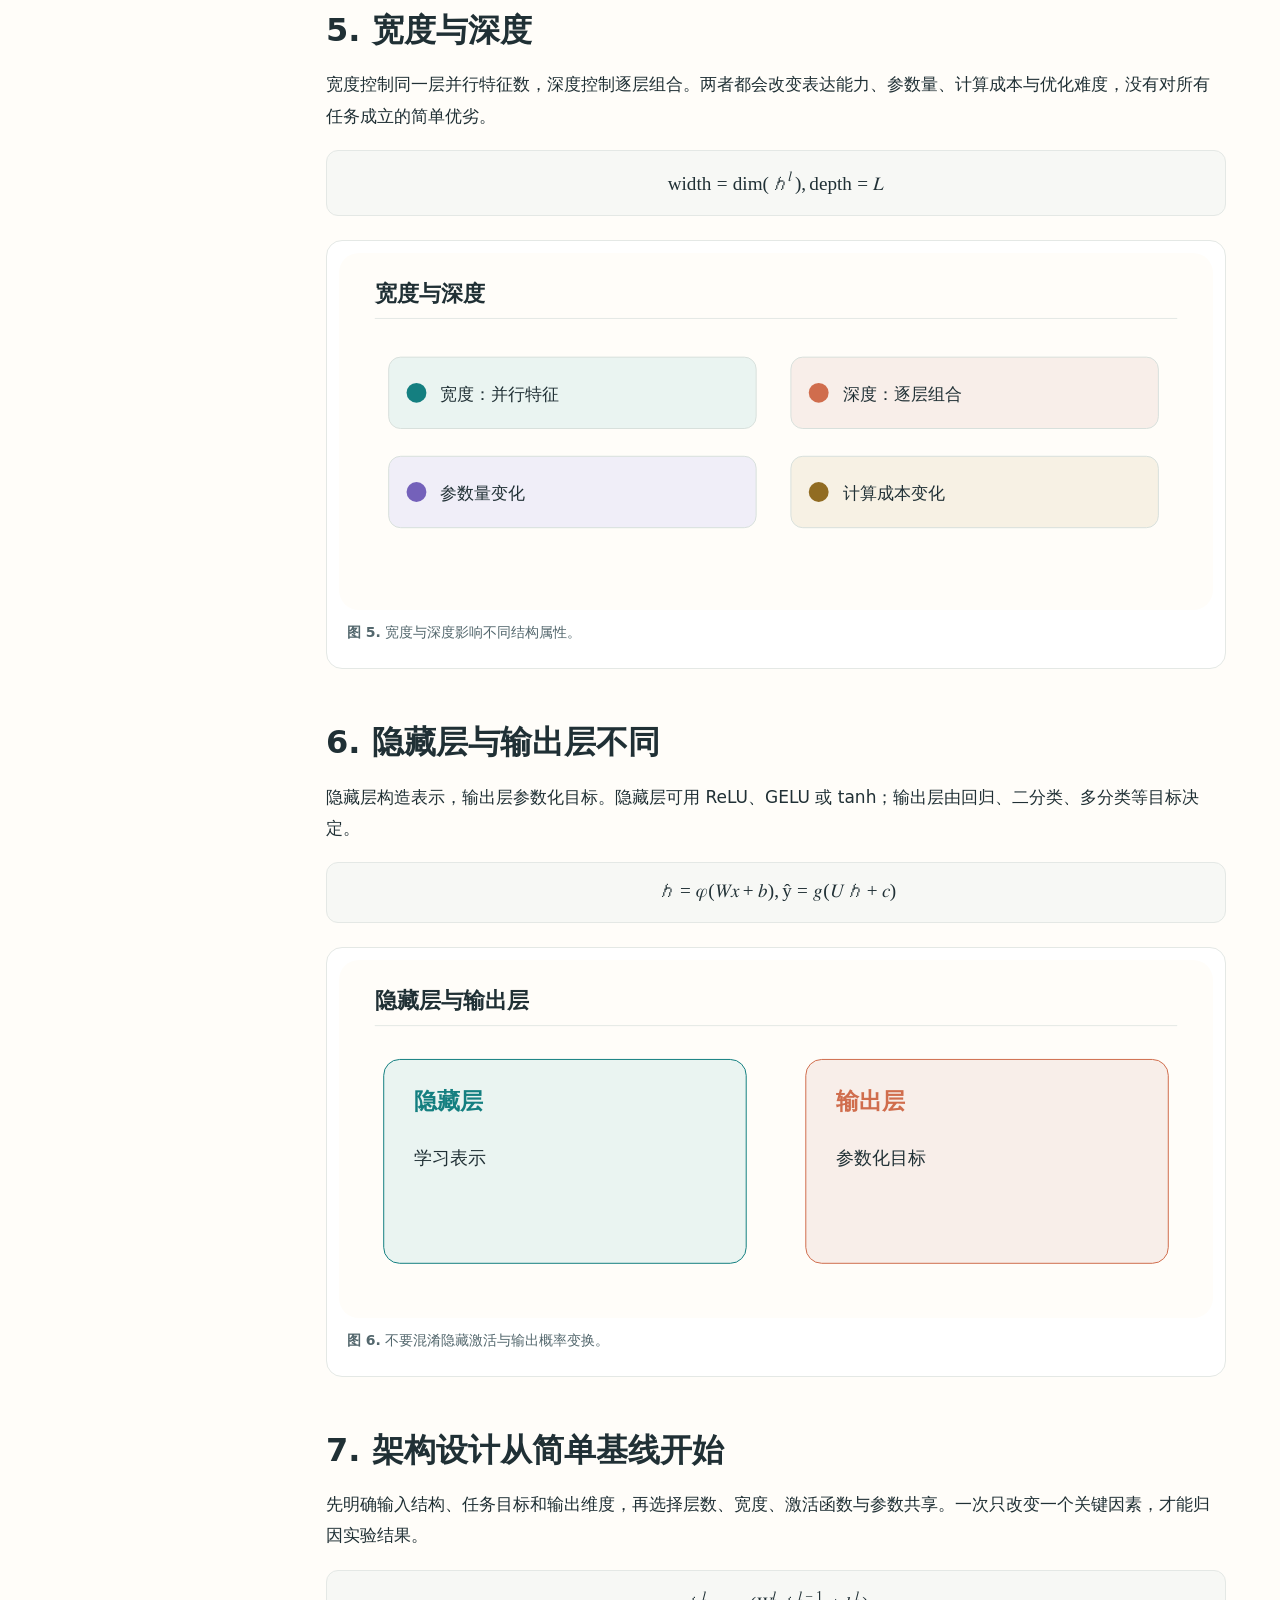
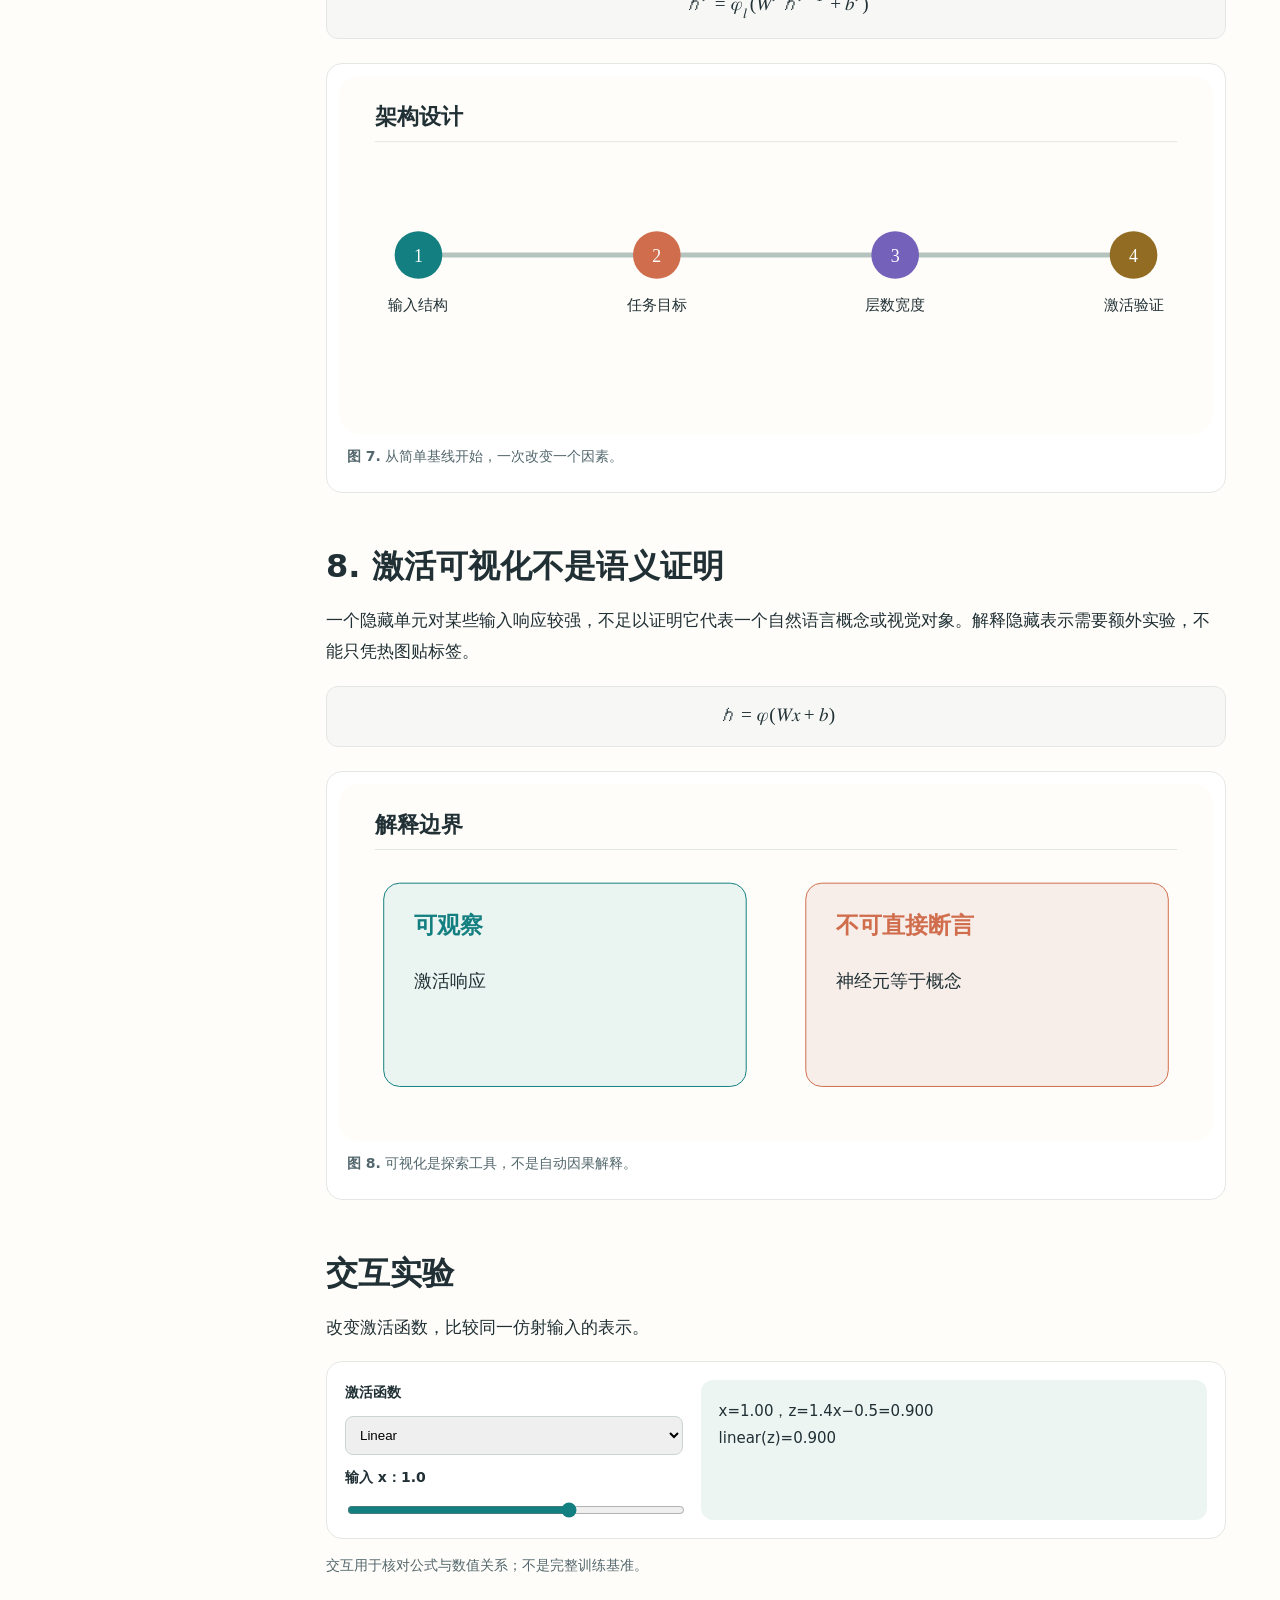
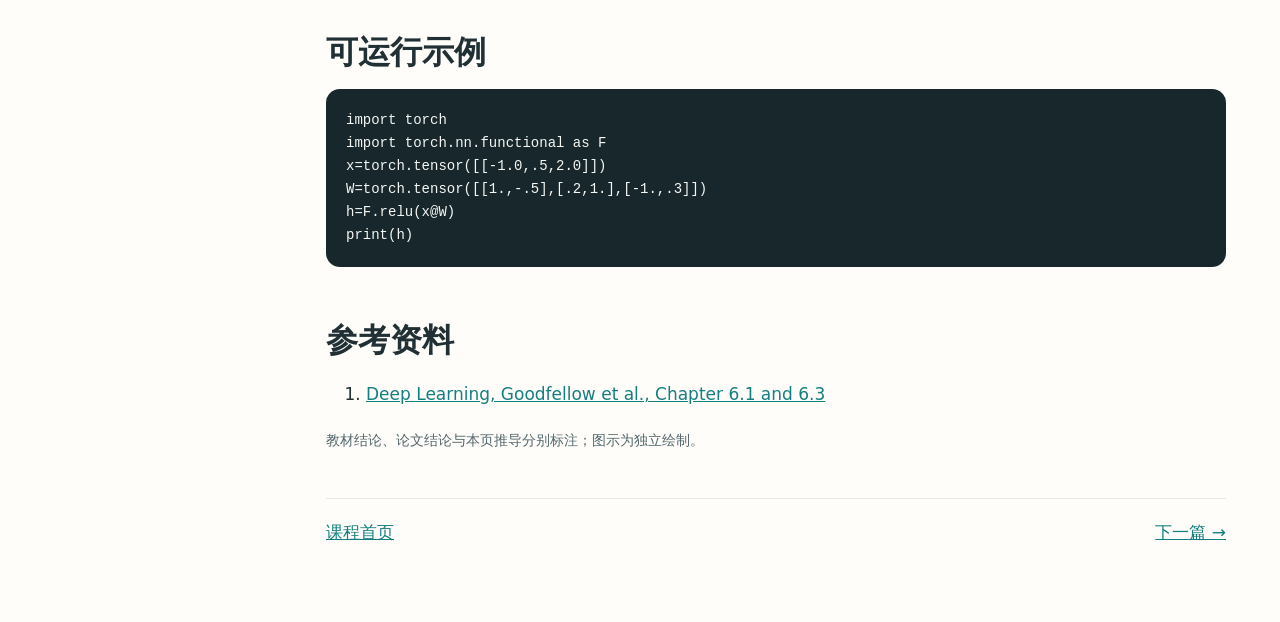
<file: site/articles/hidden-units/index.html>
<!doctype html><html lang="zh-CN"><head><meta charset="utf-8"><meta name="viewport" content="width=device-width,initial-scale=1"><meta name="description" content="隐藏层不是黑箱里的神秘神经元，而是可学习的中间表示。"><title>隐藏单元：网络如何学习特征｜Deep Learning</title><link rel="stylesheet" href="../../assets/css/site.css"></head><body><div class="layout"><nav class="toc"><a class="brand" href="../../index.html">Deep Learning</a><p class="eyebrow">本篇路线</p><ol><li><a href="#s1">为什么叫隐藏层</a></li><li><a href="#s2">仿射变换加激活</a></li><li><a href="#s3">没有非线性，多层仍是仿射</a></li><li><a href="#s4">学习特征空间</a></li><li><a href="#s5">宽度与深度</a></li><li><a href="#s6">隐藏层与输出层不同</a></li><li><a href="#s7">架构设计从简单基线开始</a></li><li><a href="#s8">激活可视化不是语义证明</a></li></ol><a href="../../index.html">← 课程首页</a></nav><main><article><header><p class="eyebrow">深度前馈网络 · MODULE 05</p><h1>隐藏单元：网络如何学习特征</h1><p class="dek">隐藏层不是黑箱里的神秘神经元，而是可学习的中间表示。</p><p class="lead">隐藏层把原始输入转换成更适合当前任务的特征，再交给后续层组合。</p></header><div class="callout"><strong>核心问题</strong><p>隐藏层把原始输入转换成更适合当前任务的特征，再交给后续层组合。</p></div><section id="s1"><h2>1. 为什么叫隐藏层</h2><p>训练数据直接给出输入 x 与目标 y，却没有逐层标注隐藏单元应该输出什么。隐藏表示由学习算法和参数共同形成。</p><div class="math-equation"><div class="math-scroll" tabindex="0"><math xmlns="http://www.w3.org/1998/Math/MathML" display="block"><mrow><mi>h</mi><mo>=</mo><mi>φ</mi><mo>(</mo><mi>W</mi><mi>x</mi><mo>+</mo><mi>b</mi><mo>)</mo></mrow></math></div></div><figure><img src="../../assets/svg/hidden-units/fig-01.svg" alt="隐藏层位于输入与输出之间。" loading="lazy"><figcaption><strong>图 1.</strong> 隐藏层位于输入与输出之间。</figcaption></figure></section><section id="s2"><h2>2. 仿射变换加激活</h2><p>每个隐藏单元先对输入加权求和并加偏置，再通过激活函数。多个单元并行组合成一个向量表示。</p><div class="math-equation"><div class="math-scroll" tabindex="0"><math xmlns="http://www.w3.org/1998/Math/MathML" display="block"><mrow><mi>a</mi><mo>=</mo><mi>W</mi><mi>x</mi><mo>+</mo><mi>b</mi><mo>,</mo><mi>h</mi><mo>=</mo><mi>φ</mi><mo>(</mo><mi>a</mi><mo>)</mo></mrow></math></div></div><figure><img src="../../assets/svg/hidden-units/fig-02.svg" alt="仿射变换和非线性组成一个隐藏单元。" loading="lazy"><figcaption><strong>图 2.</strong> 仿射变换和非线性组成一个隐藏单元。</figcaption></figure></section><section id="s3"><h2>3. 没有非线性，多层仍是仿射</h2><p>两个仿射变换连续组合，仍可合并为一个仿射变换。无论堆叠多少层，没有非线性就没有更复杂的函数族。</p><div class="math-equation"><div class="math-scroll" tabindex="0"><math xmlns="http://www.w3.org/1998/Math/MathML" display="block"><mrow><msub><mi>W</mi><mn>2</mn></msub><mo>(</mo><msub><mi>W</mi><mn>1</mn></msub><mi>x</mi><mo>+</mo><msub><mi>b</mi><mn>1</mn></msub><mo>)</mo><mo>+</mo><msub><mi>b</mi><mn>2</mn></msub><mo>=</mo><msup><mi>W</mi><mo>′</mo></msup><mi>x</mi><mo>+</mo><msup><mi>b</mi><mo>′</mo></msup></mrow></math></div></div><figure><img src="../../assets/svg/hidden-units/fig-03.svg" alt="堆叠线性层不能替代非线性。" loading="lazy"><figcaption><strong>图 3.</strong> 堆叠线性层不能替代非线性。</figcaption></figure></section><section id="s4"><h2>4. 学习特征空间</h2><p>隐藏层把输入映射到新表示空间，再由输出层完成区分。XOR 例子展示了原空间不可线性分离的点，如何通过隐藏表示变得可分。</p><div class="math-equation"><div class="math-scroll" tabindex="0"><math xmlns="http://www.w3.org/1998/Math/MathML" display="block"><mrow><mi>y</mi><mo>=</mo><msup><mi>f</mi><mrow><mo>(</mo><mn>2</mn><mo>)</mo></mrow></msup><mo>(</mo><msup><mi>f</mi><mrow><mo>(</mo><mn>1</mn><mo>)</mo></mrow></msup><mo>(</mo><mi>x</mi><mo>)</mo><mo>)</mo></mrow></math></div></div><figure><img src="../../assets/svg/hidden-units/fig-04.svg" alt="学习表示是深度学习的核心策略之一。" loading="lazy"><figcaption><strong>图 4.</strong> 学习表示是深度学习的核心策略之一。</figcaption></figure></section><section id="s5"><h2>5. 宽度与深度</h2><p>宽度控制同一层并行特征数，深度控制逐层组合。两者都会改变表达能力、参数量、计算成本与优化难度，没有对所有任务成立的简单优劣。</p><div class="math-equation"><div class="math-scroll" tabindex="0"><math xmlns="http://www.w3.org/1998/Math/MathML" display="block"><mrow><mi>width</mi><mo>=</mo><mi>dim</mi><mo>(</mo><msup><mi>h</mi><mi>l</mi></msup><mo>)</mo><mo>,</mo><mi>depth</mi><mo>=</mo><mi>L</mi></mrow></math></div></div><figure><img src="../../assets/svg/hidden-units/fig-05.svg" alt="宽度与深度影响不同结构属性。" loading="lazy"><figcaption><strong>图 5.</strong> 宽度与深度影响不同结构属性。</figcaption></figure></section><section id="s6"><h2>6. 隐藏层与输出层不同</h2><p>隐藏层构造表示，输出层参数化目标。隐藏层可用 ReLU、GELU 或 tanh；输出层由回归、二分类、多分类等目标决定。</p><div class="math-equation"><div class="math-scroll" tabindex="0"><math xmlns="http://www.w3.org/1998/Math/MathML" display="block"><mrow><mi>h</mi><mo>=</mo><mi>φ</mi><mo>(</mo><mi>W</mi><mi>x</mi><mo>+</mo><mi>b</mi><mo>)</mo><mo>,</mo><mi>ŷ</mi><mo>=</mo><mi>g</mi><mo>(</mo><mi>U</mi><mi>h</mi><mo>+</mo><mi>c</mi><mo>)</mo></mrow></math></div></div><figure><img src="../../assets/svg/hidden-units/fig-06.svg" alt="不要混淆隐藏激活与输出概率变换。" loading="lazy"><figcaption><strong>图 6.</strong> 不要混淆隐藏激活与输出概率变换。</figcaption></figure></section><section id="s7"><h2>7. 架构设计从简单基线开始</h2><p>先明确输入结构、任务目标和输出维度，再选择层数、宽度、激活函数与参数共享。一次只改变一个关键因素，才能归因实验结果。</p><div class="math-equation"><div class="math-scroll" tabindex="0"><math xmlns="http://www.w3.org/1998/Math/MathML" display="block"><mrow><msup><mi>h</mi><mi>l</mi></msup><mo>=</mo><msub><mi>φ</mi><mi>l</mi></msub><mo>(</mo><msup><mi>W</mi><mi>l</mi></msup><msup><mi>h</mi><mrow><mi>l</mi><mo>−</mo><mn>1</mn></mrow></msup><mo>+</mo><msup><mi>b</mi><mi>l</mi></msup><mo>)</mo></mrow></math></div></div><figure><img src="../../assets/svg/hidden-units/fig-07.svg" alt="从简单基线开始，一次改变一个因素。" loading="lazy"><figcaption><strong>图 7.</strong> 从简单基线开始，一次改变一个因素。</figcaption></figure></section><section id="s8"><h2>8. 激活可视化不是语义证明</h2><p>一个隐藏单元对某些输入响应较强，不足以证明它代表一个自然语言概念或视觉对象。解释隐藏表示需要额外实验，不能只凭热图贴标签。</p><div class="math-equation"><div class="math-scroll" tabindex="0"><math xmlns="http://www.w3.org/1998/Math/MathML" display="block"><mrow><mi>h</mi><mo>=</mo><mi>φ</mi><mo>(</mo><mi>W</mi><mi>x</mi><mo>+</mo><mi>b</mi><mo>)</mo></mrow></math></div></div><figure><img src="../../assets/svg/hidden-units/fig-08.svg" alt="可视化是探索工具，不是自动因果解释。" loading="lazy"><figcaption><strong>图 8.</strong> 可视化是探索工具，不是自动因果解释。</figcaption></figure></section><section id="demo"><h2>交互实验</h2><p>改变激活函数，比较同一仿射输入的表示。</p><div class="demo" data-demo="hidden"><div class="demo-controls"><label for="hidden-act">激活函数</label><select id="hidden-act" data-demo-input><option value="linear">Linear</option><option value="relu">ReLU</option><option value="tanh">Tanh</option></select><label for="hidden-x">输入 x：<output id="hidden-v">1.0</output></label><input id="hidden-x" data-demo-extra type="range" min="-3" max="3" step="0.1" value="1"></div><div class="demo-output" data-demo-output aria-live="polite">改变激活函数，比较同一仿射输入的表示。</div></div><p class="note">交互用于核对公式与数值关系；不是完整训练基准。</p></section><section id="code"><h2>可运行示例</h2><pre><code>import torch
import torch.nn.functional as F
x=torch.tensor([[-1.0,.5,2.0]])
W=torch.tensor([[1.,-.5],[.2,1.],[-1.,.3]])
h=F.relu(x@W)
print(h)</code></pre></section><section id="references"><h2>参考资料</h2><ol class="references"><li><a href="https://www.deeplearningbook.org/contents/mlp.html" target="_blank" rel="noopener noreferrer">Deep Learning, Goodfellow et al., Chapter 6.1 and 6.3</a></li></ol><p class="note">教材结论、论文结论与本页推导分别标注；图示为独立绘制。</p></section><nav class="article-nav"><a href="../../index.html">课程首页</a><a href="../relu/index.html">下一篇 →</a></nav></article></main></div><script src="../../assets/js/site.js" defer></script></body></html>
</file>
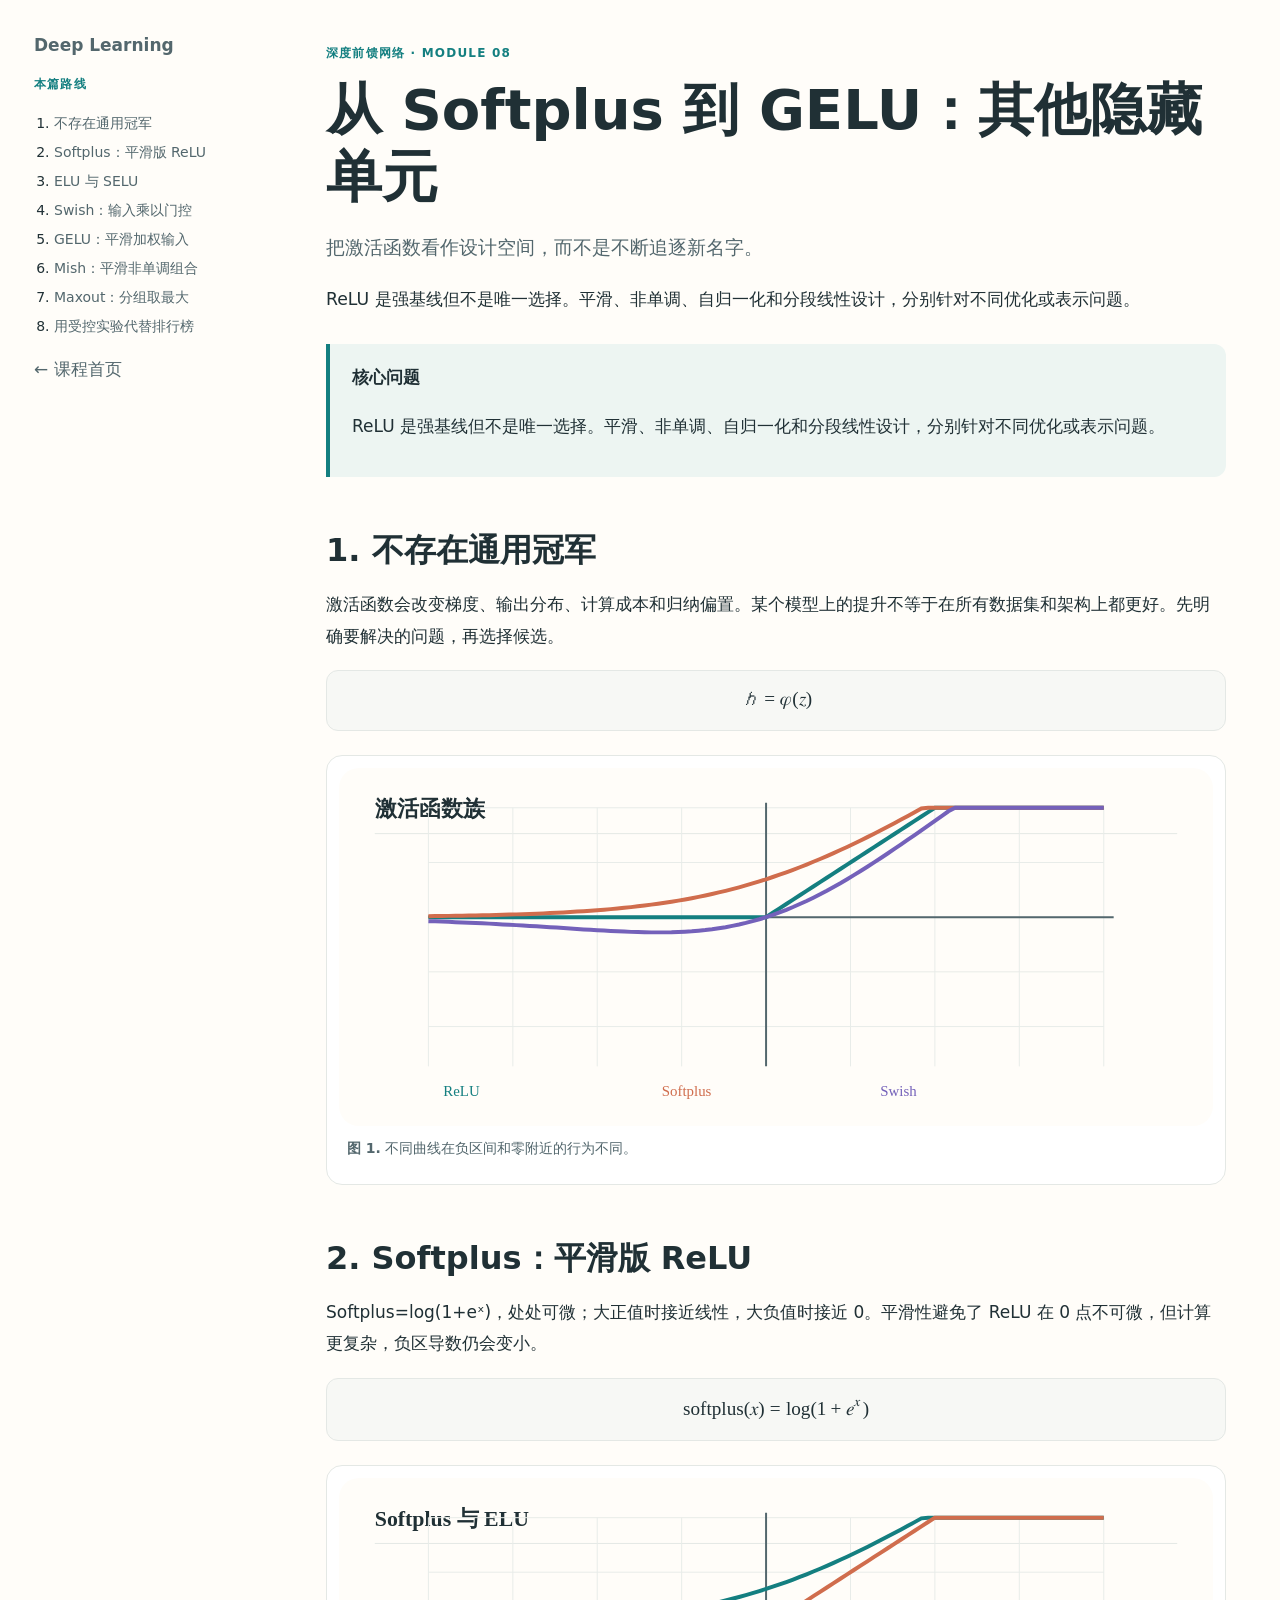
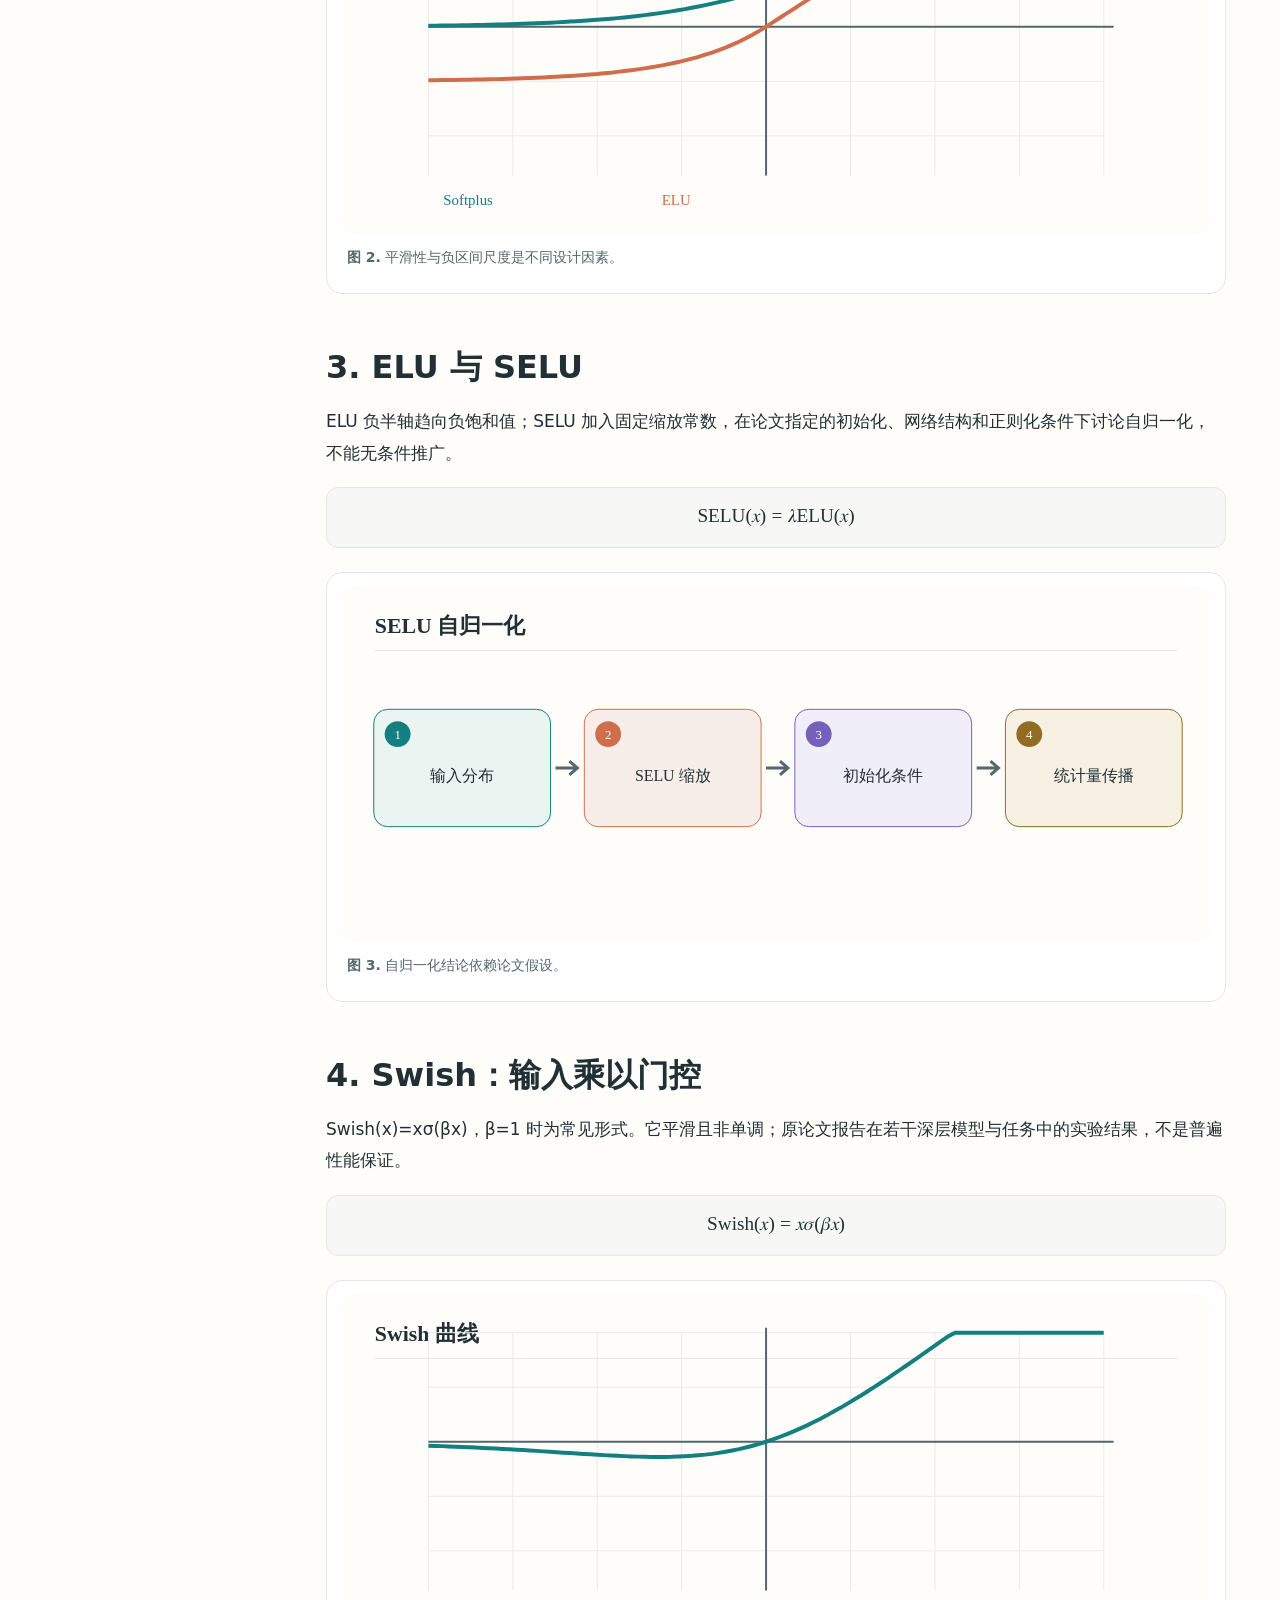
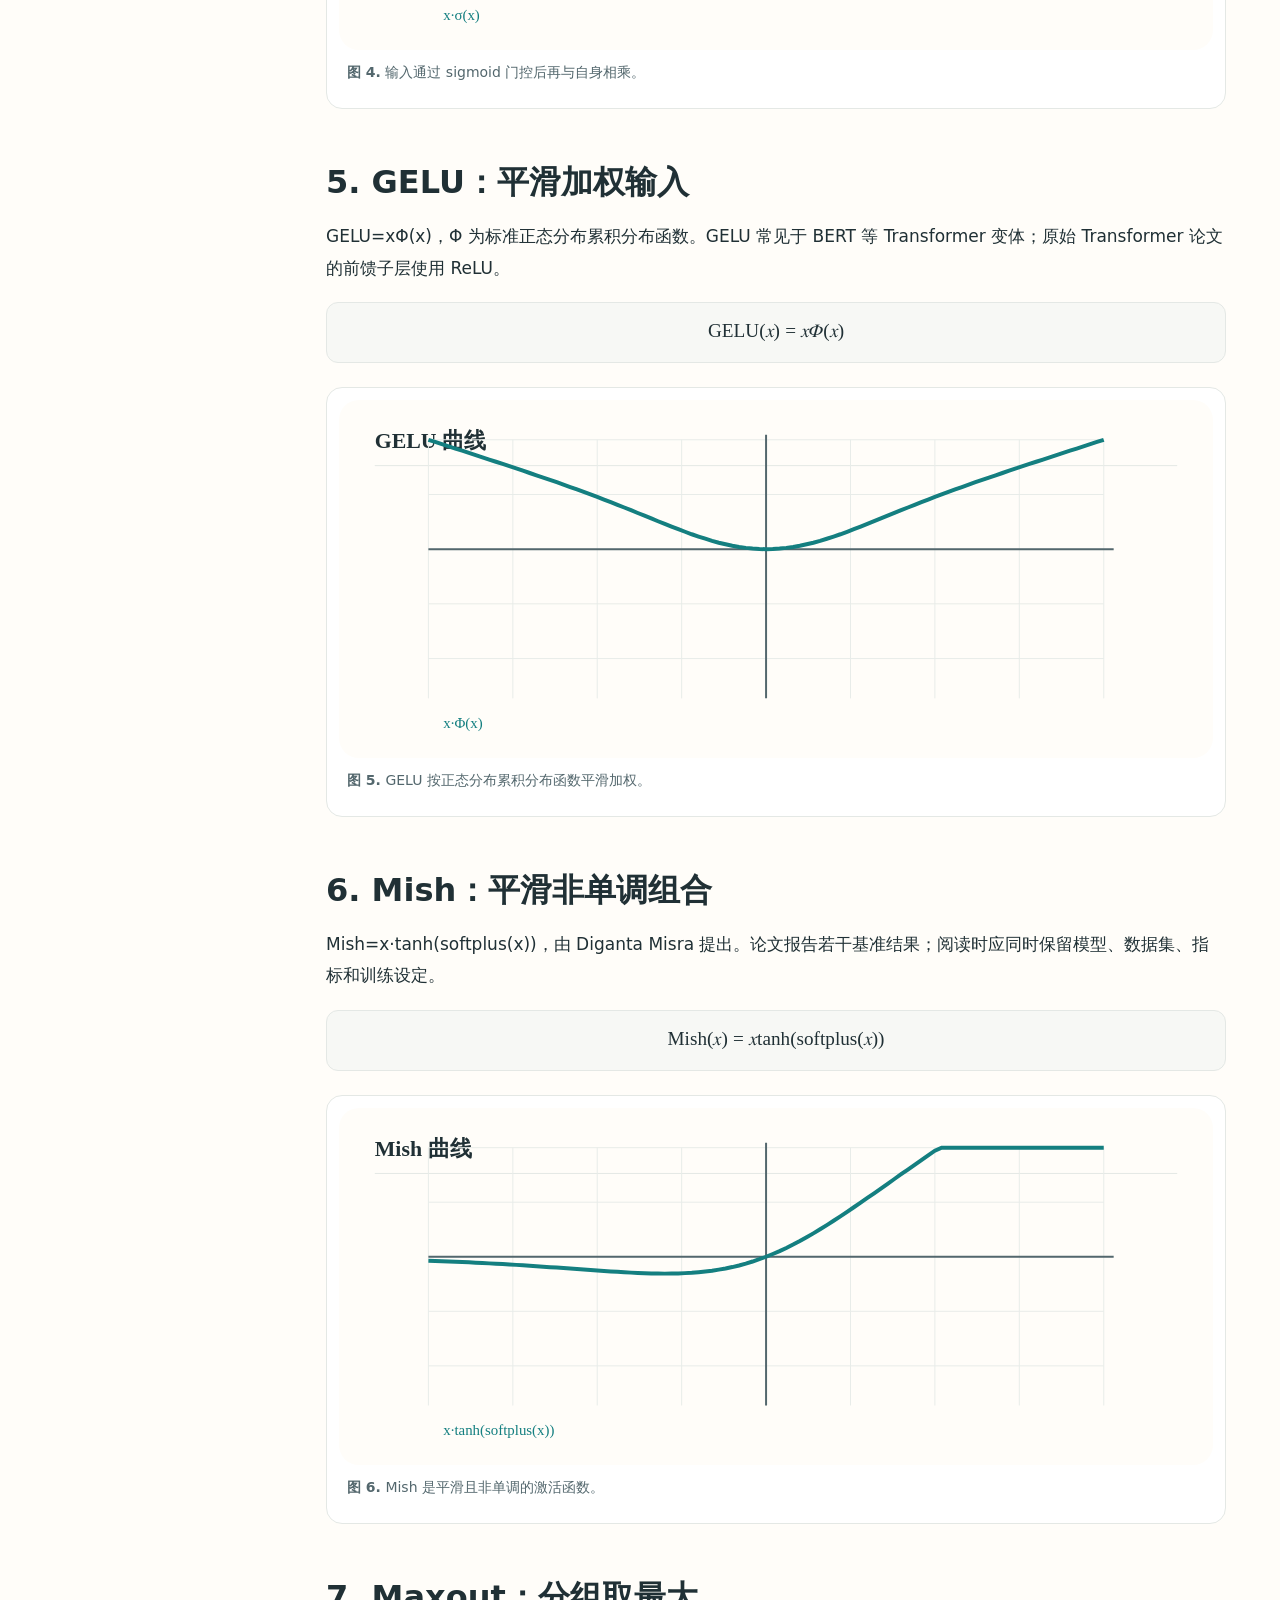
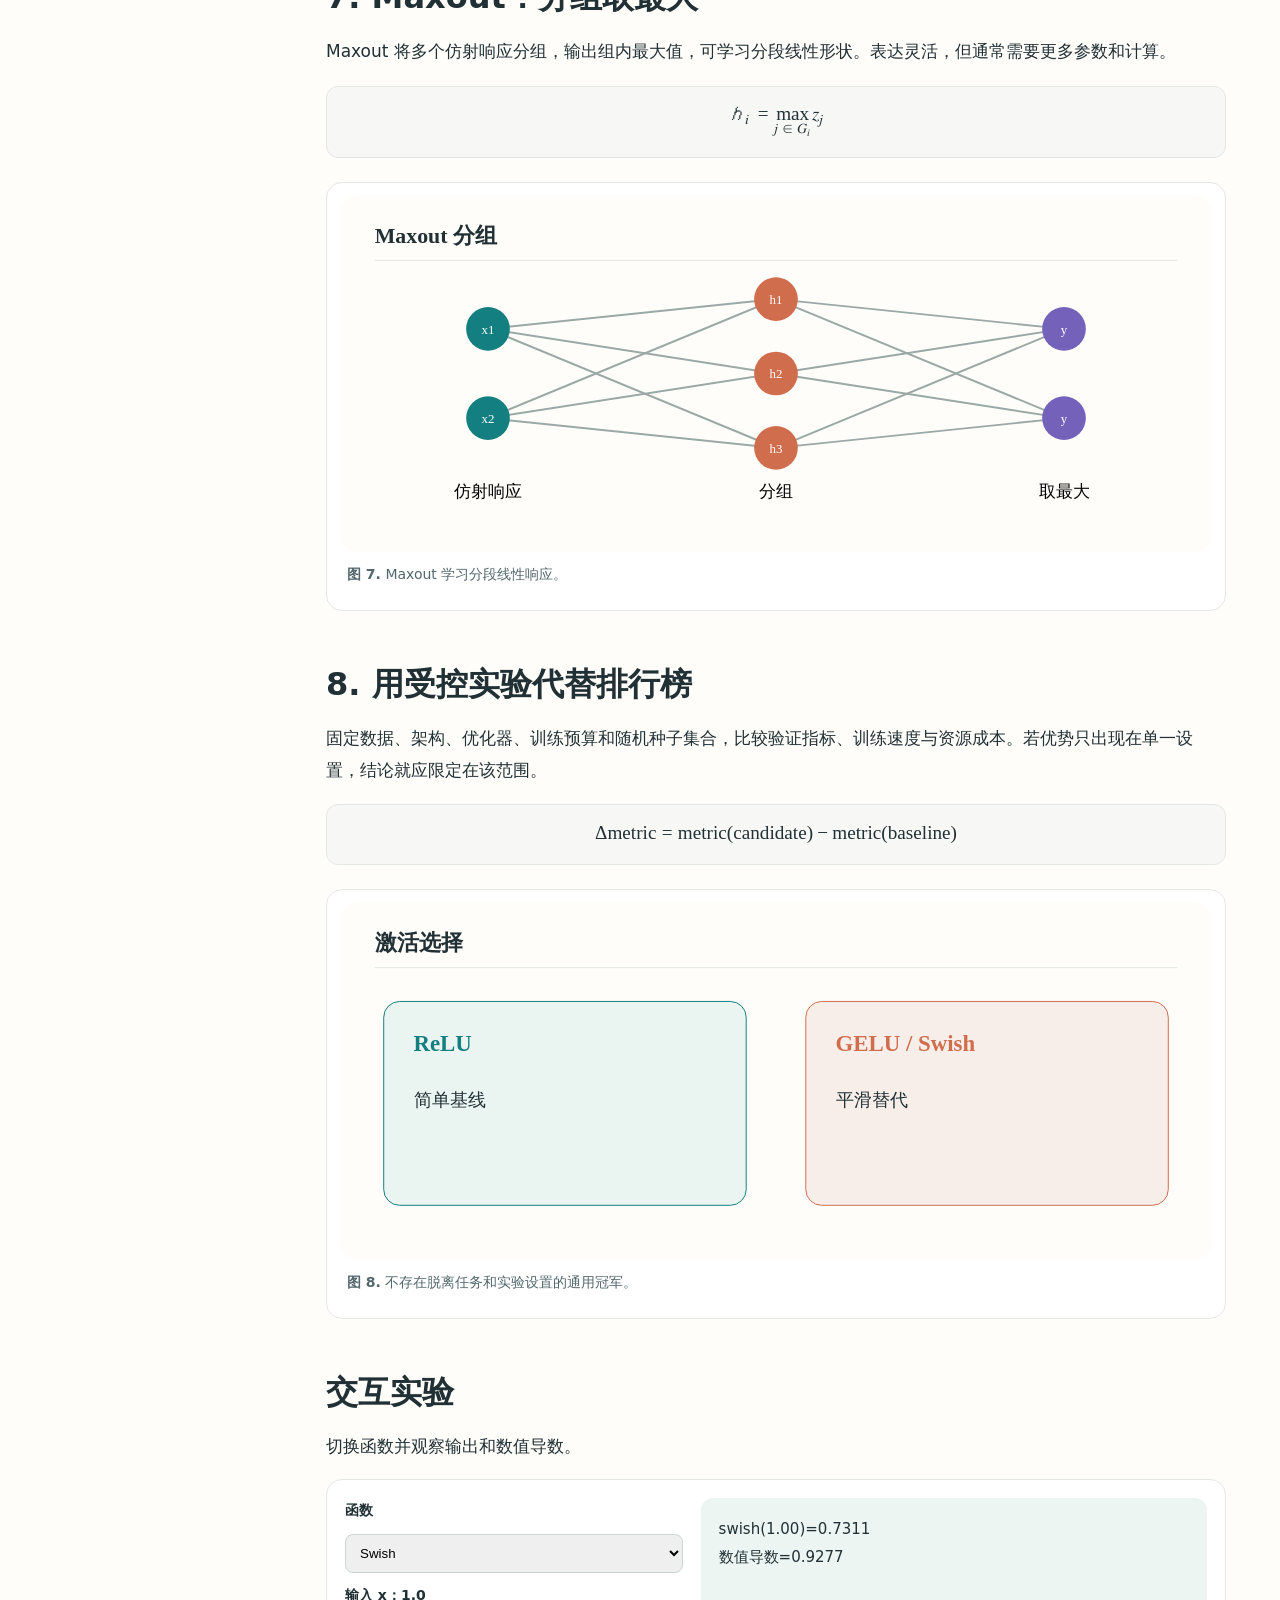
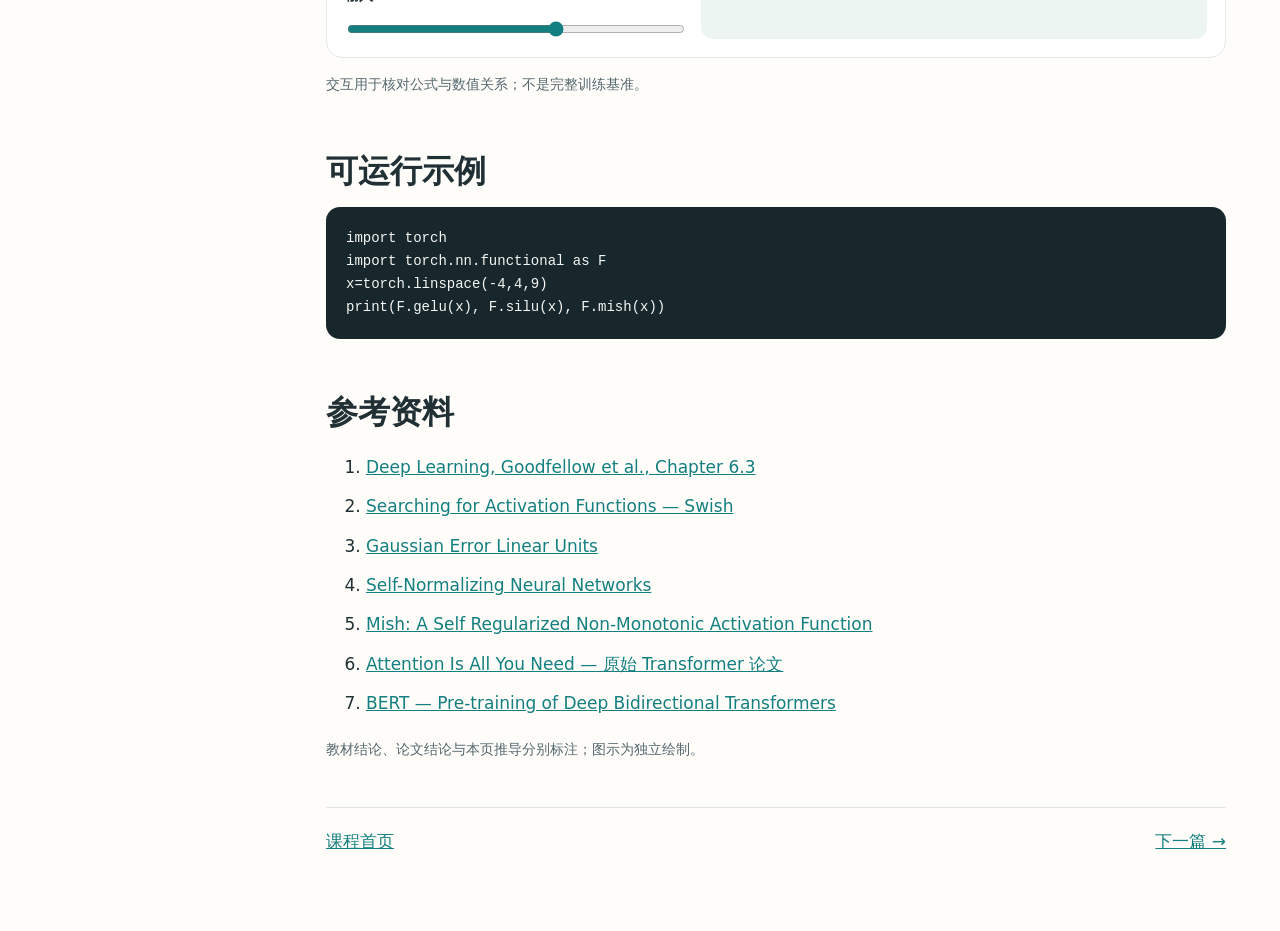
<file: site/articles/other-activations/index.html>
<!doctype html><html lang="zh-CN"><head><meta charset="utf-8"><meta name="viewport" content="width=device-width,initial-scale=1"><meta name="description" content="把激活函数看作设计空间，而不是不断追逐新名字。"><title>从 Softplus 到 GELU：其他隐藏单元｜Deep Learning</title><link rel="stylesheet" href="../../assets/css/site.css"></head><body><div class="layout"><nav class="toc"><a class="brand" href="../../index.html">Deep Learning</a><p class="eyebrow">本篇路线</p><ol><li><a href="#s1">不存在通用冠军</a></li><li><a href="#s2">Softplus：平滑版 ReLU</a></li><li><a href="#s3">ELU 与 SELU</a></li><li><a href="#s4">Swish：输入乘以门控</a></li><li><a href="#s5">GELU：平滑加权输入</a></li><li><a href="#s6">Mish：平滑非单调组合</a></li><li><a href="#s7">Maxout：分组取最大</a></li><li><a href="#s8">用受控实验代替排行榜</a></li></ol><a href="../../index.html">← 课程首页</a></nav><main><article><header><p class="eyebrow">深度前馈网络 · MODULE 08</p><h1>从 Softplus 到 GELU：其他隐藏单元</h1><p class="dek">把激活函数看作设计空间，而不是不断追逐新名字。</p><p class="lead">ReLU 是强基线但不是唯一选择。平滑、非单调、自归一化和分段线性设计，分别针对不同优化或表示问题。</p></header><div class="callout"><strong>核心问题</strong><p>ReLU 是强基线但不是唯一选择。平滑、非单调、自归一化和分段线性设计，分别针对不同优化或表示问题。</p></div><section id="s1"><h2>1. 不存在通用冠军</h2><p>激活函数会改变梯度、输出分布、计算成本和归纳偏置。某个模型上的提升不等于在所有数据集和架构上都更好。先明确要解决的问题，再选择候选。</p><div class="math-equation"><div class="math-scroll" tabindex="0"><math xmlns="http://www.w3.org/1998/Math/MathML" display="block"><mrow><mi>h</mi><mo>=</mo><mi>φ</mi><mo>(</mo><mi>z</mi><mo>)</mo></mrow></math></div></div><figure><img src="../../assets/svg/other-activations/fig-01.svg" alt="不同曲线在负区间和零附近的行为不同。" loading="lazy"><figcaption><strong>图 1.</strong> 不同曲线在负区间和零附近的行为不同。</figcaption></figure></section><section id="s2"><h2>2. Softplus：平滑版 ReLU</h2><p>Softplus=log(1+eˣ)，处处可微；大正值时接近线性，大负值时接近 0。平滑性避免了 ReLU 在 0 点不可微，但计算更复杂，负区导数仍会变小。</p><div class="math-equation"><div class="math-scroll" tabindex="0"><math xmlns="http://www.w3.org/1998/Math/MathML" display="block"><mrow><mi>softplus</mi><mo>(</mo><mi>x</mi><mo>)</mo><mo>=</mo><mi>log</mi><mo>(</mo><mn>1</mn><mo>+</mo><msup><mi>e</mi><mi>x</mi></msup><mo>)</mo></mrow></math></div></div><figure><img src="../../assets/svg/other-activations/fig-02.svg" alt="平滑性与负区间尺度是不同设计因素。" loading="lazy"><figcaption><strong>图 2.</strong> 平滑性与负区间尺度是不同设计因素。</figcaption></figure></section><section id="s3"><h2>3. ELU 与 SELU</h2><p>ELU 负半轴趋向负饱和值；SELU 加入固定缩放常数，在论文指定的初始化、网络结构和正则化条件下讨论自归一化，不能无条件推广。</p><div class="math-equation"><div class="math-scroll" tabindex="0"><math xmlns="http://www.w3.org/1998/Math/MathML" display="block"><mrow><mi>SELU</mi><mo>(</mo><mi>x</mi><mo>)</mo><mo>=</mo><mi>λ</mi><mi>ELU</mi><mo>(</mo><mi>x</mi><mo>)</mo></mrow></math></div></div><figure><img src="../../assets/svg/other-activations/fig-03.svg" alt="自归一化结论依赖论文假设。" loading="lazy"><figcaption><strong>图 3.</strong> 自归一化结论依赖论文假设。</figcaption></figure></section><section id="s4"><h2>4. Swish：输入乘以门控</h2><p>Swish(x)=xσ(βx)，β=1 时为常见形式。它平滑且非单调；原论文报告在若干深层模型与任务中的实验结果，不是普遍性能保证。</p><div class="math-equation"><div class="math-scroll" tabindex="0"><math xmlns="http://www.w3.org/1998/Math/MathML" display="block"><mrow><mi>Swish</mi><mo>(</mo><mi>x</mi><mo>)</mo><mo>=</mo><mi>x</mi><mi>σ</mi><mo>(</mo><mi>β</mi><mi>x</mi><mo>)</mo></mrow></math></div></div><figure><img src="../../assets/svg/other-activations/fig-04.svg" alt="输入通过 sigmoid 门控后再与自身相乘。" loading="lazy"><figcaption><strong>图 4.</strong> 输入通过 sigmoid 门控后再与自身相乘。</figcaption></figure></section><section id="s5"><h2>5. GELU：平滑加权输入</h2><p>GELU=xΦ(x)，Φ 为标准正态分布累积分布函数。GELU 常见于 BERT 等 Transformer 变体；原始 Transformer 论文的前馈子层使用 ReLU。</p><div class="math-equation"><div class="math-scroll" tabindex="0"><math xmlns="http://www.w3.org/1998/Math/MathML" display="block"><mrow><mi>GELU</mi><mo>(</mo><mi>x</mi><mo>)</mo><mo>=</mo><mi>x</mi><mi>Φ</mi><mo>(</mo><mi>x</mi><mo>)</mo></mrow></math></div></div><figure><img src="../../assets/svg/other-activations/fig-05.svg" alt="GELU 按正态分布累积分布函数平滑加权。" loading="lazy"><figcaption><strong>图 5.</strong> GELU 按正态分布累积分布函数平滑加权。</figcaption></figure></section><section id="s6"><h2>6. Mish：平滑非单调组合</h2><p>Mish=x·tanh(softplus(x))，由 Diganta Misra 提出。论文报告若干基准结果；阅读时应同时保留模型、数据集、指标和训练设定。</p><div class="math-equation"><div class="math-scroll" tabindex="0"><math xmlns="http://www.w3.org/1998/Math/MathML" display="block"><mrow><mi>Mish</mi><mo>(</mo><mi>x</mi><mo>)</mo><mo>=</mo><mi>x</mi><mi>tanh</mi><mo>(</mo><mi>softplus</mi><mo>(</mo><mi>x</mi><mo>)</mo><mo>)</mo></mrow></math></div></div><figure><img src="../../assets/svg/other-activations/fig-06.svg" alt="Mish 是平滑且非单调的激活函数。" loading="lazy"><figcaption><strong>图 6.</strong> Mish 是平滑且非单调的激活函数。</figcaption></figure></section><section id="s7"><h2>7. Maxout：分组取最大</h2><p>Maxout 将多个仿射响应分组，输出组内最大值，可学习分段线性形状。表达灵活，但通常需要更多参数和计算。</p><div class="math-equation"><div class="math-scroll" tabindex="0"><math xmlns="http://www.w3.org/1998/Math/MathML" display="block"><mrow><msub><mi>h</mi><mi>i</mi></msub><mo>=</mo><munder><mi>max</mi><mrow><mi>j</mi><mo>∈</mo><msub><mi>G</mi><mi>i</mi></msub></mrow></munder><msub><mi>z</mi><mi>j</mi></msub></mrow></math></div></div><figure><img src="../../assets/svg/other-activations/fig-07.svg" alt="Maxout 学习分段线性响应。" loading="lazy"><figcaption><strong>图 7.</strong> Maxout 学习分段线性响应。</figcaption></figure></section><section id="s8"><h2>8. 用受控实验代替排行榜</h2><p>固定数据、架构、优化器、训练预算和随机种子集合，比较验证指标、训练速度与资源成本。若优势只出现在单一设置，结论就应限定在该范围。</p><div class="math-equation"><div class="math-scroll" tabindex="0"><math xmlns="http://www.w3.org/1998/Math/MathML" display="block"><mrow><mi>Δmetric</mi><mo>=</mo><mi>metric</mi><mo>(</mo><mi>candidate</mi><mo>)</mo><mo>−</mo><mi>metric</mi><mo>(</mo><mi>baseline</mi><mo>)</mo></mrow></math></div></div><figure><img src="../../assets/svg/other-activations/fig-08.svg" alt="不存在脱离任务和实验设置的通用冠军。" loading="lazy"><figcaption><strong>图 8.</strong> 不存在脱离任务和实验设置的通用冠军。</figcaption></figure></section><section id="demo"><h2>交互实验</h2><p>切换函数并观察输出和数值导数。</p><div class="demo" data-demo="other"><div class="demo-controls"><label for="other-act">函数</label><select id="other-act" data-demo-input><option value="swish">Swish</option><option value="gelu">GELU</option><option value="selu">SELU</option><option value="mish">Mish</option><option value="softplus">Softplus</option></select><label for="other-x">输入 x：<output id="other-v">1.0</output></label><input id="other-x" data-demo-extra type="range" min="-4" max="4" step="0.1" value="1"></div><div class="demo-output" data-demo-output aria-live="polite">切换函数并观察输出和数值导数。</div></div><p class="note">交互用于核对公式与数值关系；不是完整训练基准。</p></section><section id="code"><h2>可运行示例</h2><pre><code>import torch
import torch.nn.functional as F
x=torch.linspace(-4,4,9)
print(F.gelu(x), F.silu(x), F.mish(x))</code></pre></section><section id="references"><h2>参考资料</h2><ol class="references"><li><a href="https://www.deeplearningbook.org/contents/mlp.html" target="_blank" rel="noopener noreferrer">Deep Learning, Goodfellow et al., Chapter 6.3</a></li><li><a href="https://arxiv.org/abs/1710.05941" target="_blank" rel="noopener noreferrer">Searching for Activation Functions — Swish</a></li><li><a href="https://arxiv.org/abs/1606.08415" target="_blank" rel="noopener noreferrer">Gaussian Error Linear Units</a></li><li><a href="https://arxiv.org/abs/1706.02515" target="_blank" rel="noopener noreferrer">Self-Normalizing Neural Networks</a></li><li><a href="https://arxiv.org/abs/1908.08681" target="_blank" rel="noopener noreferrer">Mish: A Self Regularized Non-Monotonic Activation Function</a></li><li><a href="https://arxiv.org/abs/1706.03762" target="_blank" rel="noopener noreferrer">Attention Is All You Need — 原始 Transformer 论文</a></li><li><a href="https://arxiv.org/abs/1810.04805" target="_blank" rel="noopener noreferrer">BERT — Pre-training of Deep Bidirectional Transformers</a></li></ol><p class="note">教材结论、论文结论与本页推导分别标注；图示为独立绘制。</p></section><nav class="article-nav"><a href="../../index.html">课程首页</a><a href="../xor/index.html">下一篇 →</a></nav></article></main></div><script src="../../assets/js/site.js" defer></script></body></html>
</file>
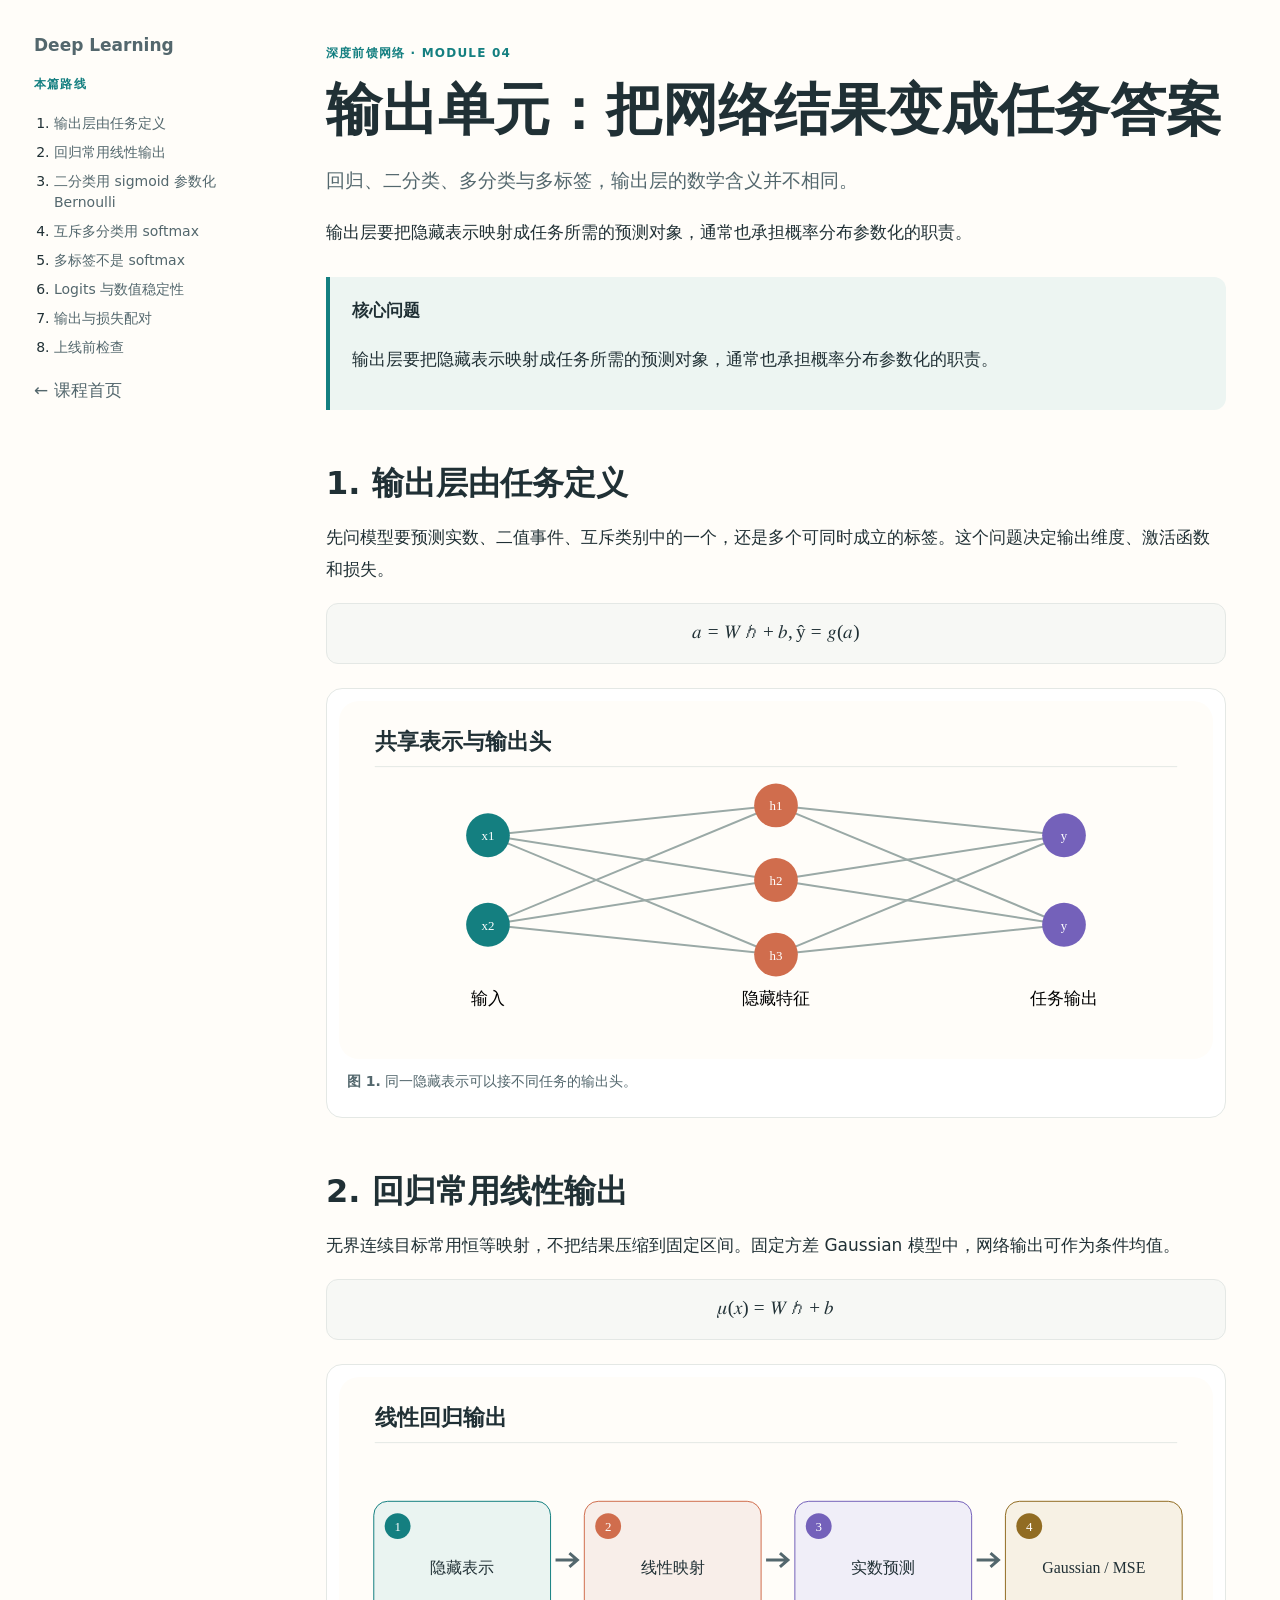
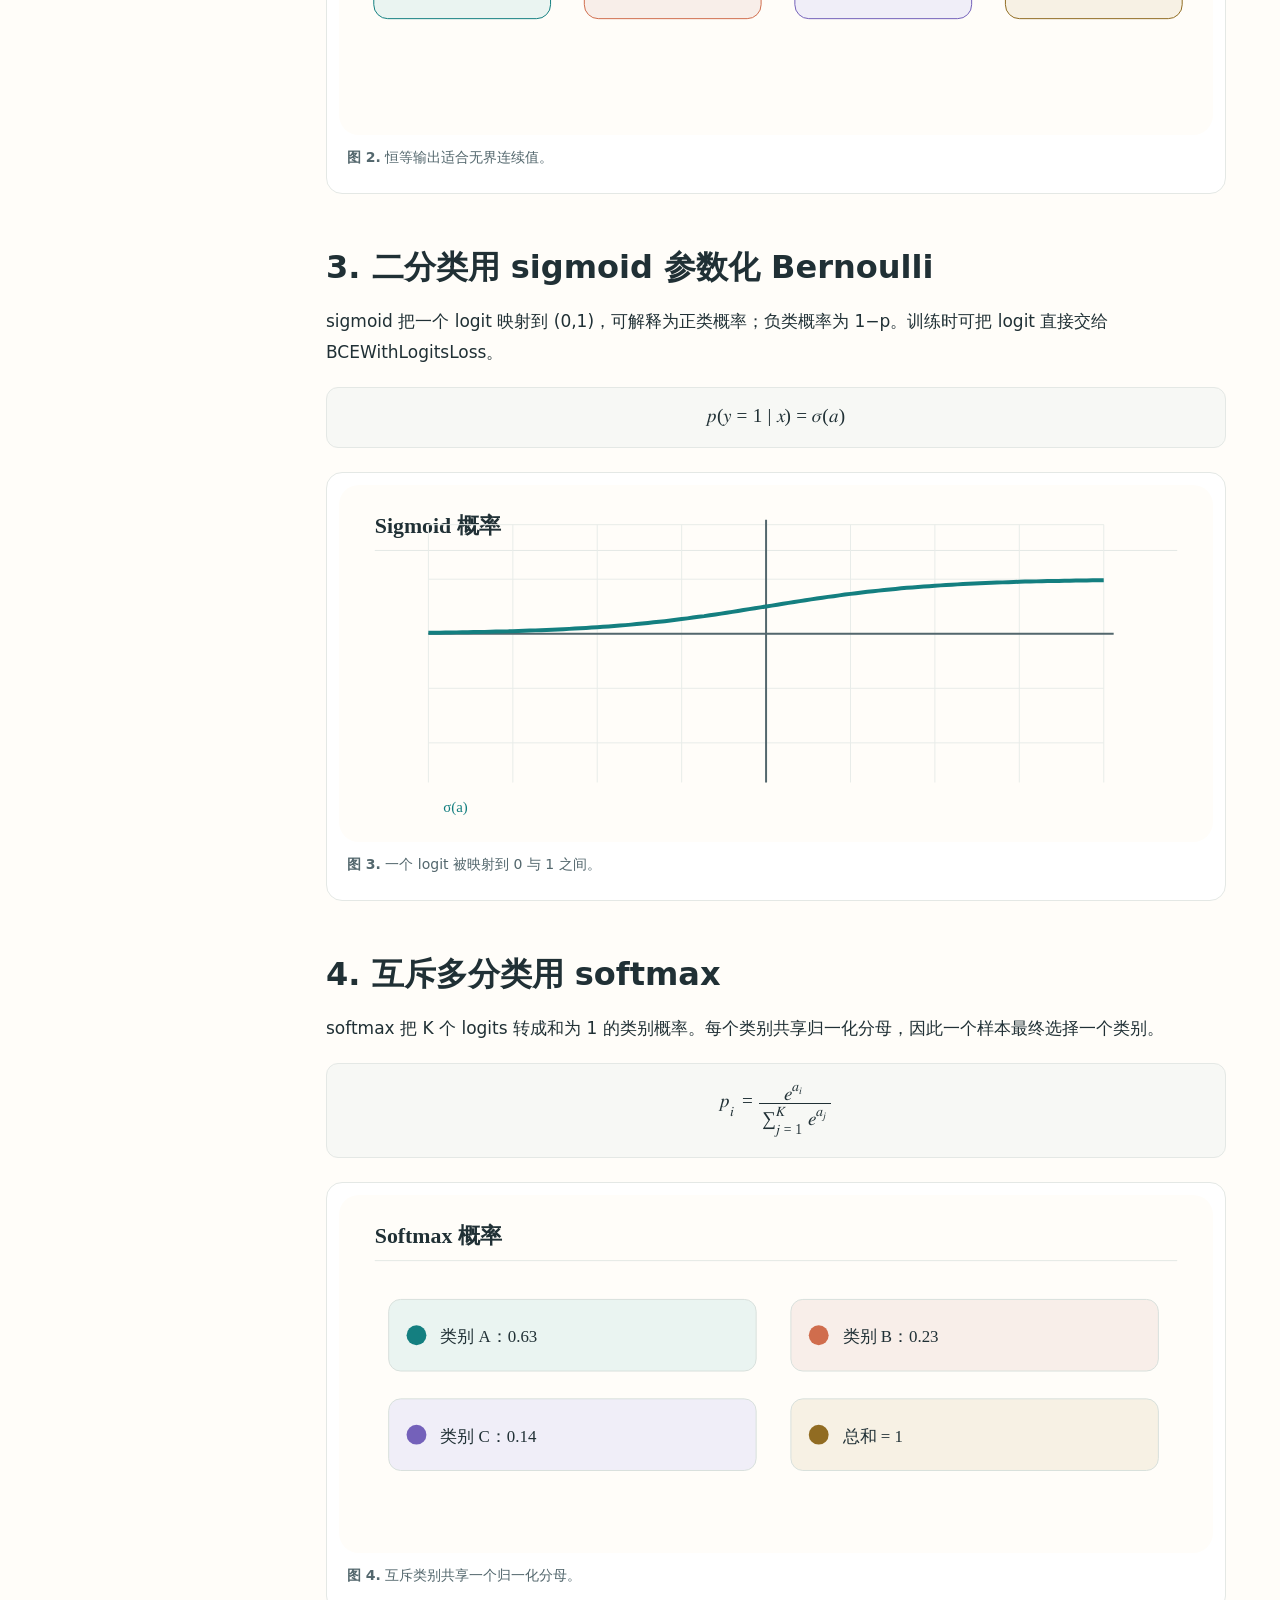
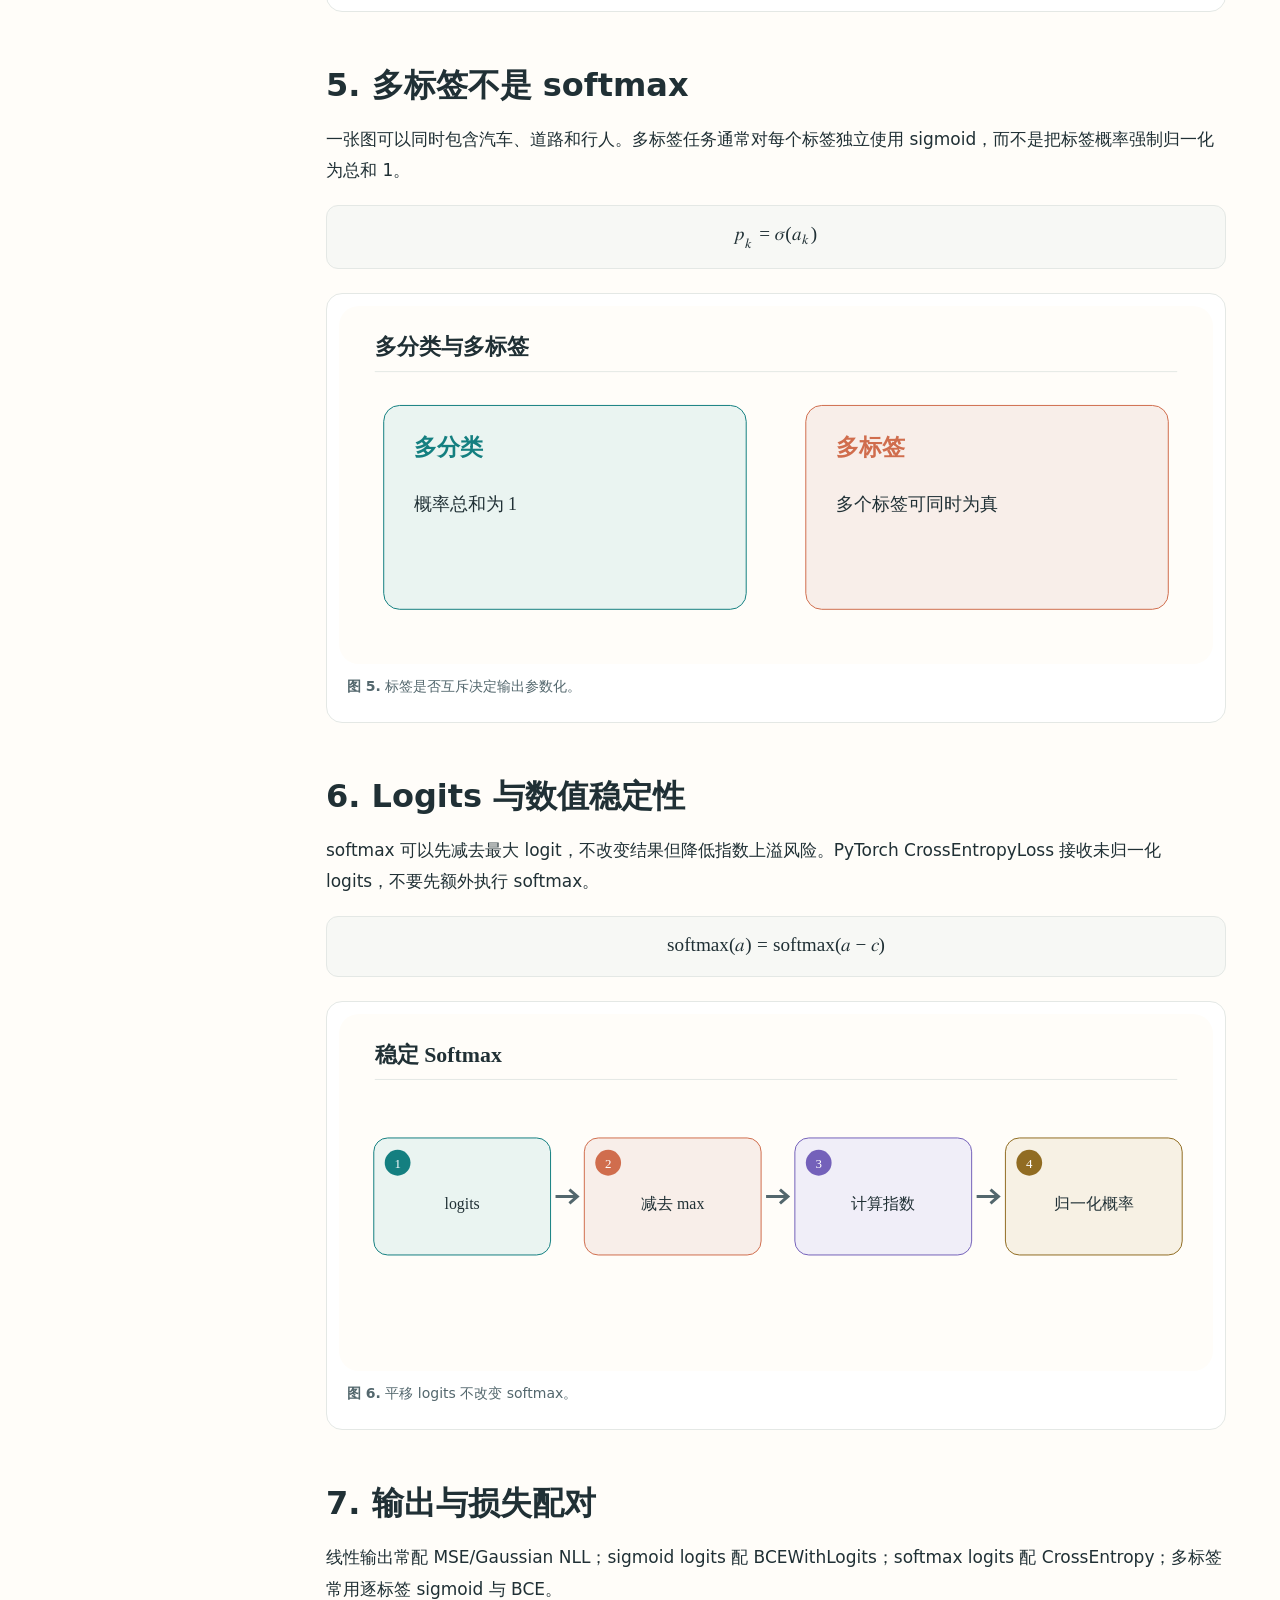
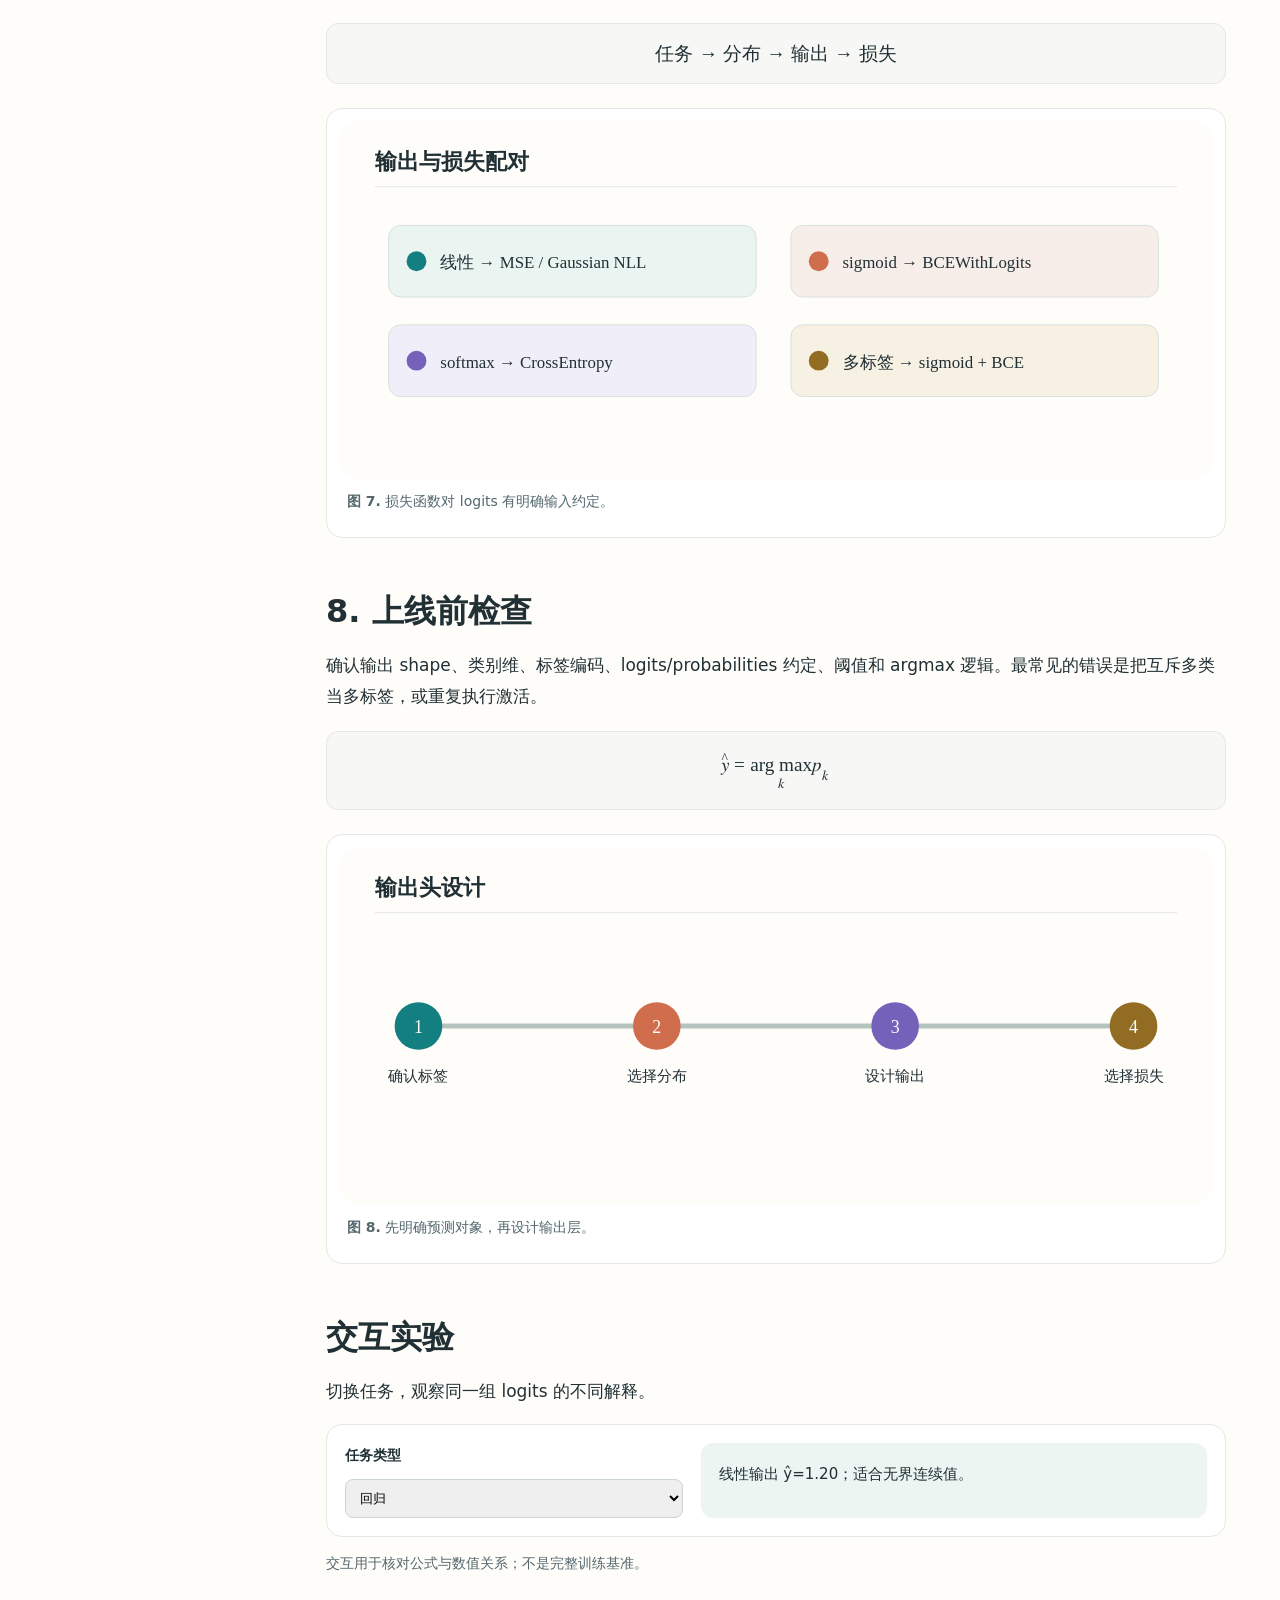
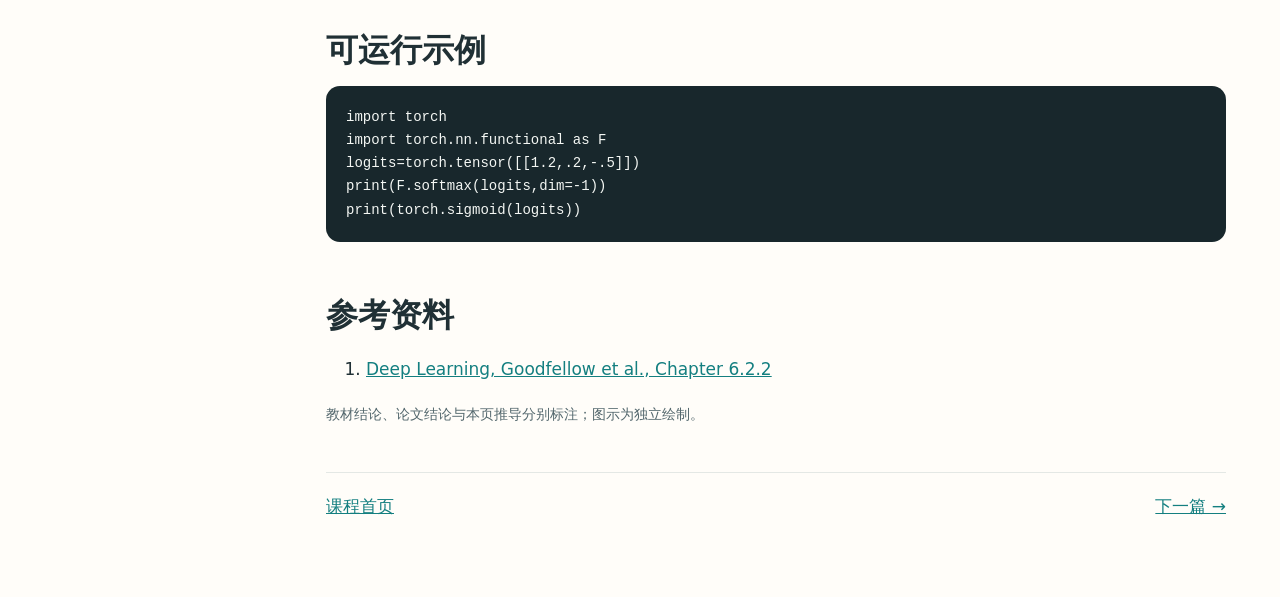
<file: site/articles/output-units/index.html>
<!doctype html><html lang="zh-CN"><head><meta charset="utf-8"><meta name="viewport" content="width=device-width,initial-scale=1"><meta name="description" content="回归、二分类、多分类与多标签，输出层的数学含义并不相同。"><title>输出单元：把网络结果变成任务答案｜Deep Learning</title><link rel="stylesheet" href="../../assets/css/site.css"></head><body><div class="layout"><nav class="toc"><a class="brand" href="../../index.html">Deep Learning</a><p class="eyebrow">本篇路线</p><ol><li><a href="#s1">输出层由任务定义</a></li><li><a href="#s2">回归常用线性输出</a></li><li><a href="#s3">二分类用 sigmoid 参数化 Bernoulli</a></li><li><a href="#s4">互斥多分类用 softmax</a></li><li><a href="#s5">多标签不是 softmax</a></li><li><a href="#s6">Logits 与数值稳定性</a></li><li><a href="#s7">输出与损失配对</a></li><li><a href="#s8">上线前检查</a></li></ol><a href="../../index.html">← 课程首页</a></nav><main><article><header><p class="eyebrow">深度前馈网络 · MODULE 04</p><h1>输出单元：把网络结果变成任务答案</h1><p class="dek">回归、二分类、多分类与多标签，输出层的数学含义并不相同。</p><p class="lead">输出层要把隐藏表示映射成任务所需的预测对象，通常也承担概率分布参数化的职责。</p></header><div class="callout"><strong>核心问题</strong><p>输出层要把隐藏表示映射成任务所需的预测对象，通常也承担概率分布参数化的职责。</p></div><section id="s1"><h2>1. 输出层由任务定义</h2><p>先问模型要预测实数、二值事件、互斥类别中的一个，还是多个可同时成立的标签。这个问题决定输出维度、激活函数和损失。</p><div class="math-equation"><div class="math-scroll" tabindex="0"><math xmlns="http://www.w3.org/1998/Math/MathML" display="block"><mrow><mi>a</mi><mo>=</mo><mi>W</mi><mi>h</mi><mo>+</mo><mi>b</mi><mo>,</mo><mi>ŷ</mi><mo>=</mo><mi>g</mi><mo>(</mo><mi>a</mi><mo>)</mo></mrow></math></div></div><figure><img src="../../assets/svg/output-units/fig-01.svg" alt="同一隐藏表示可以接不同任务的输出头。" loading="lazy"><figcaption><strong>图 1.</strong> 同一隐藏表示可以接不同任务的输出头。</figcaption></figure></section><section id="s2"><h2>2. 回归常用线性输出</h2><p>无界连续目标常用恒等映射，不把结果压缩到固定区间。固定方差 Gaussian 模型中，网络输出可作为条件均值。</p><div class="math-equation"><div class="math-scroll" tabindex="0"><math xmlns="http://www.w3.org/1998/Math/MathML" display="block"><mrow><mi>μ</mi><mo>(</mo><mi>x</mi><mo>)</mo><mo>=</mo><mi>W</mi><mi>h</mi><mo>+</mo><mi>b</mi></mrow></math></div></div><figure><img src="../../assets/svg/output-units/fig-02.svg" alt="恒等输出适合无界连续值。" loading="lazy"><figcaption><strong>图 2.</strong> 恒等输出适合无界连续值。</figcaption></figure></section><section id="s3"><h2>3. 二分类用 sigmoid 参数化 Bernoulli</h2><p>sigmoid 把一个 logit 映射到 (0,1)，可解释为正类概率；负类概率为 1−p。训练时可把 logit 直接交给 BCEWithLogitsLoss。</p><div class="math-equation"><div class="math-scroll" tabindex="0"><math xmlns="http://www.w3.org/1998/Math/MathML" display="block"><mrow><mi>p</mi><mo>(</mo><mi>y</mi><mo>=</mo><mn>1</mn><mo>|</mo><mi>x</mi><mo>)</mo><mo>=</mo><mi>σ</mi><mo>(</mo><mi>a</mi><mo>)</mo></mrow></math></div></div><figure><img src="../../assets/svg/output-units/fig-03.svg" alt="一个 logit 被映射到 0 与 1 之间。" loading="lazy"><figcaption><strong>图 3.</strong> 一个 logit 被映射到 0 与 1 之间。</figcaption></figure></section><section id="s4"><h2>4. 互斥多分类用 softmax</h2><p>softmax 把 K 个 logits 转成和为 1 的类别概率。每个类别共享归一化分母，因此一个样本最终选择一个类别。</p><div class="math-equation"><div class="math-scroll" tabindex="0"><math xmlns="http://www.w3.org/1998/Math/MathML" display="block"><mrow><msub><mi>p</mi><mi>i</mi></msub><mo>=</mo><mfrac><msup><mi>e</mi><msub><mi>a</mi><mi>i</mi></msub></msup><mrow><munderover><mo>∑</mo><mrow><mi>j</mi><mo>=</mo><mn>1</mn></mrow><mi>K</mi></munderover><msup><mi>e</mi><msub><mi>a</mi><mi>j</mi></msub></msup></mrow></mfrac></mrow></math></div></div><figure><img src="../../assets/svg/output-units/fig-04.svg" alt="互斥类别共享一个归一化分母。" loading="lazy"><figcaption><strong>图 4.</strong> 互斥类别共享一个归一化分母。</figcaption></figure></section><section id="s5"><h2>5. 多标签不是 softmax</h2><p>一张图可以同时包含汽车、道路和行人。多标签任务通常对每个标签独立使用 sigmoid，而不是把标签概率强制归一化为总和 1。</p><div class="math-equation"><div class="math-scroll" tabindex="0"><math xmlns="http://www.w3.org/1998/Math/MathML" display="block"><mrow><msub><mi>p</mi><mi>k</mi></msub><mo>=</mo><mi>σ</mi><mo>(</mo><msub><mi>a</mi><mi>k</mi></msub><mo>)</mo></mrow></math></div></div><figure><img src="../../assets/svg/output-units/fig-05.svg" alt="标签是否互斥决定输出参数化。" loading="lazy"><figcaption><strong>图 5.</strong> 标签是否互斥决定输出参数化。</figcaption></figure></section><section id="s6"><h2>6. Logits 与数值稳定性</h2><p>softmax 可以先减去最大 logit，不改变结果但降低指数上溢风险。PyTorch CrossEntropyLoss 接收未归一化 logits，不要先额外执行 softmax。</p><div class="math-equation"><div class="math-scroll" tabindex="0"><math xmlns="http://www.w3.org/1998/Math/MathML" display="block"><mrow><mi>softmax</mi><mo>(</mo><mi>a</mi><mo>)</mo><mo>=</mo><mi>softmax</mi><mo>(</mo><mi>a</mi><mo>−</mo><mi>c</mi><mo>)</mo></mrow></math></div></div><figure><img src="../../assets/svg/output-units/fig-06.svg" alt="平移 logits 不改变 softmax。" loading="lazy"><figcaption><strong>图 6.</strong> 平移 logits 不改变 softmax。</figcaption></figure></section><section id="s7"><h2>7. 输出与损失配对</h2><p>线性输出常配 MSE/Gaussian NLL；sigmoid logits 配 BCEWithLogits；softmax logits 配 CrossEntropy；多标签常用逐标签 sigmoid 与 BCE。</p><div class="math-equation"><div class="math-scroll" tabindex="0"><math xmlns="http://www.w3.org/1998/Math/MathML" display="block"><mrow><mi>任务</mi><mo>→</mo><mi>分布</mi><mo>→</mo><mi>输出</mi><mo>→</mo><mi>损失</mi></mrow></math></div></div><figure><img src="../../assets/svg/output-units/fig-07.svg" alt="损失函数对 logits 有明确输入约定。" loading="lazy"><figcaption><strong>图 7.</strong> 损失函数对 logits 有明确输入约定。</figcaption></figure></section><section id="s8"><h2>8. 上线前检查</h2><p>确认输出 shape、类别维、标签编码、logits/probabilities 约定、阈值和 argmax 逻辑。最常见的错误是把互斥多类当多标签，或重复执行激活。</p><div class="math-equation"><div class="math-scroll" tabindex="0"><math xmlns="http://www.w3.org/1998/Math/MathML" display="block"><mrow><mover><mi>y</mi><mo>^</mo></mover><mo>=</mo><munder><mi>arg max</mi><mi>k</mi></munder><msub><mi>p</mi><mi>k</mi></msub></mrow></math></div></div><figure><img src="../../assets/svg/output-units/fig-08.svg" alt="先明确预测对象，再设计输出层。" loading="lazy"><figcaption><strong>图 8.</strong> 先明确预测对象，再设计输出层。</figcaption></figure></section><section id="demo"><h2>交互实验</h2><p>切换任务，观察同一组 logits 的不同解释。</p><div class="demo" data-demo="output"><div class="demo-controls"><label for="out-task">任务类型</label><select id="out-task" data-demo-input><option value="regression">回归</option><option value="binary">二分类</option><option value="multiclass">互斥多分类</option><option value="multilabel">多标签</option></select></div><div class="demo-output" data-demo-output aria-live="polite">切换任务，观察同一组 logits 的不同解释。</div></div><p class="note">交互用于核对公式与数值关系；不是完整训练基准。</p></section><section id="code"><h2>可运行示例</h2><pre><code>import torch
import torch.nn.functional as F
logits=torch.tensor([[1.2,.2,-.5]])
print(F.softmax(logits,dim=-1))
print(torch.sigmoid(logits))</code></pre></section><section id="references"><h2>参考资料</h2><ol class="references"><li><a href="https://www.deeplearningbook.org/contents/mlp.html" target="_blank" rel="noopener noreferrer">Deep Learning, Goodfellow et al., Chapter 6.2.2</a></li></ol><p class="note">教材结论、论文结论与本页推导分别标注；图示为独立绘制。</p></section><nav class="article-nav"><a href="../../index.html">课程首页</a><a href="../hidden-units/index.html">下一篇 →</a></nav></article></main></div><script src="../../assets/js/site.js" defer></script></body></html>
</file>
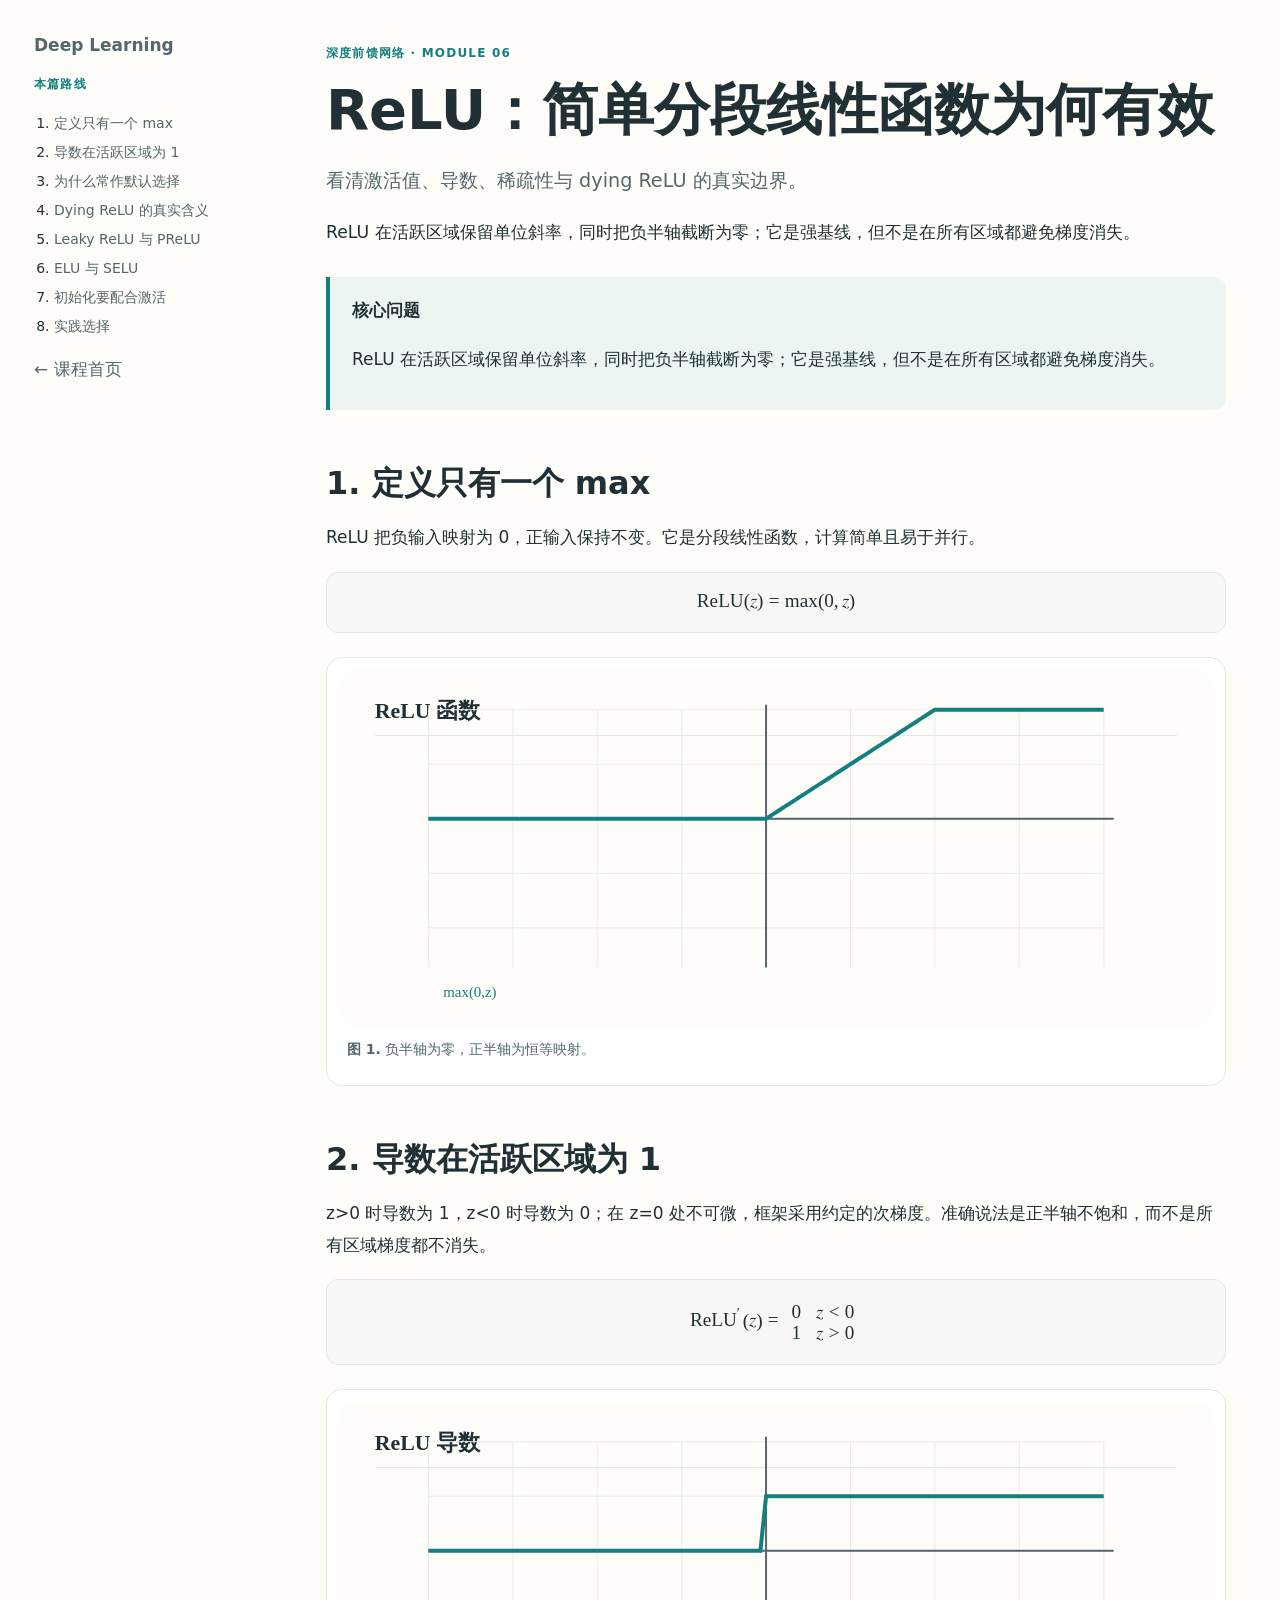
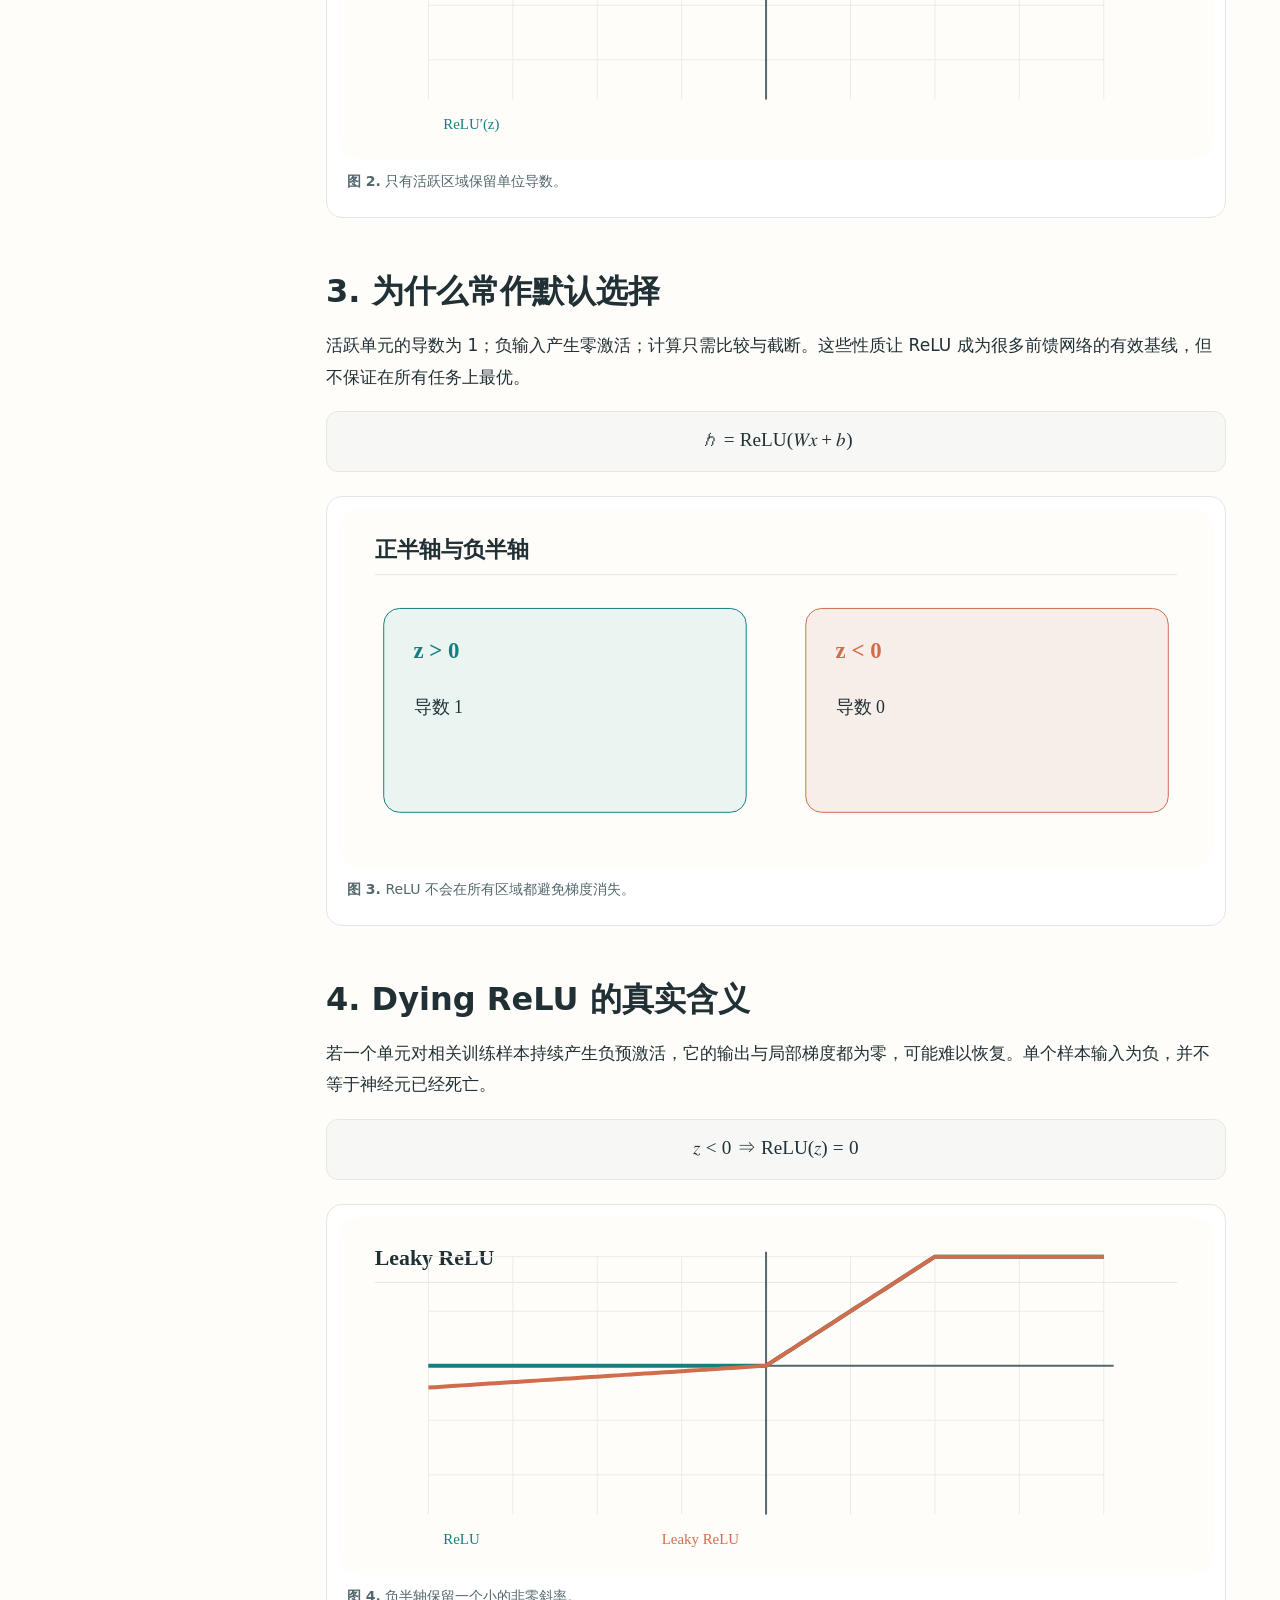
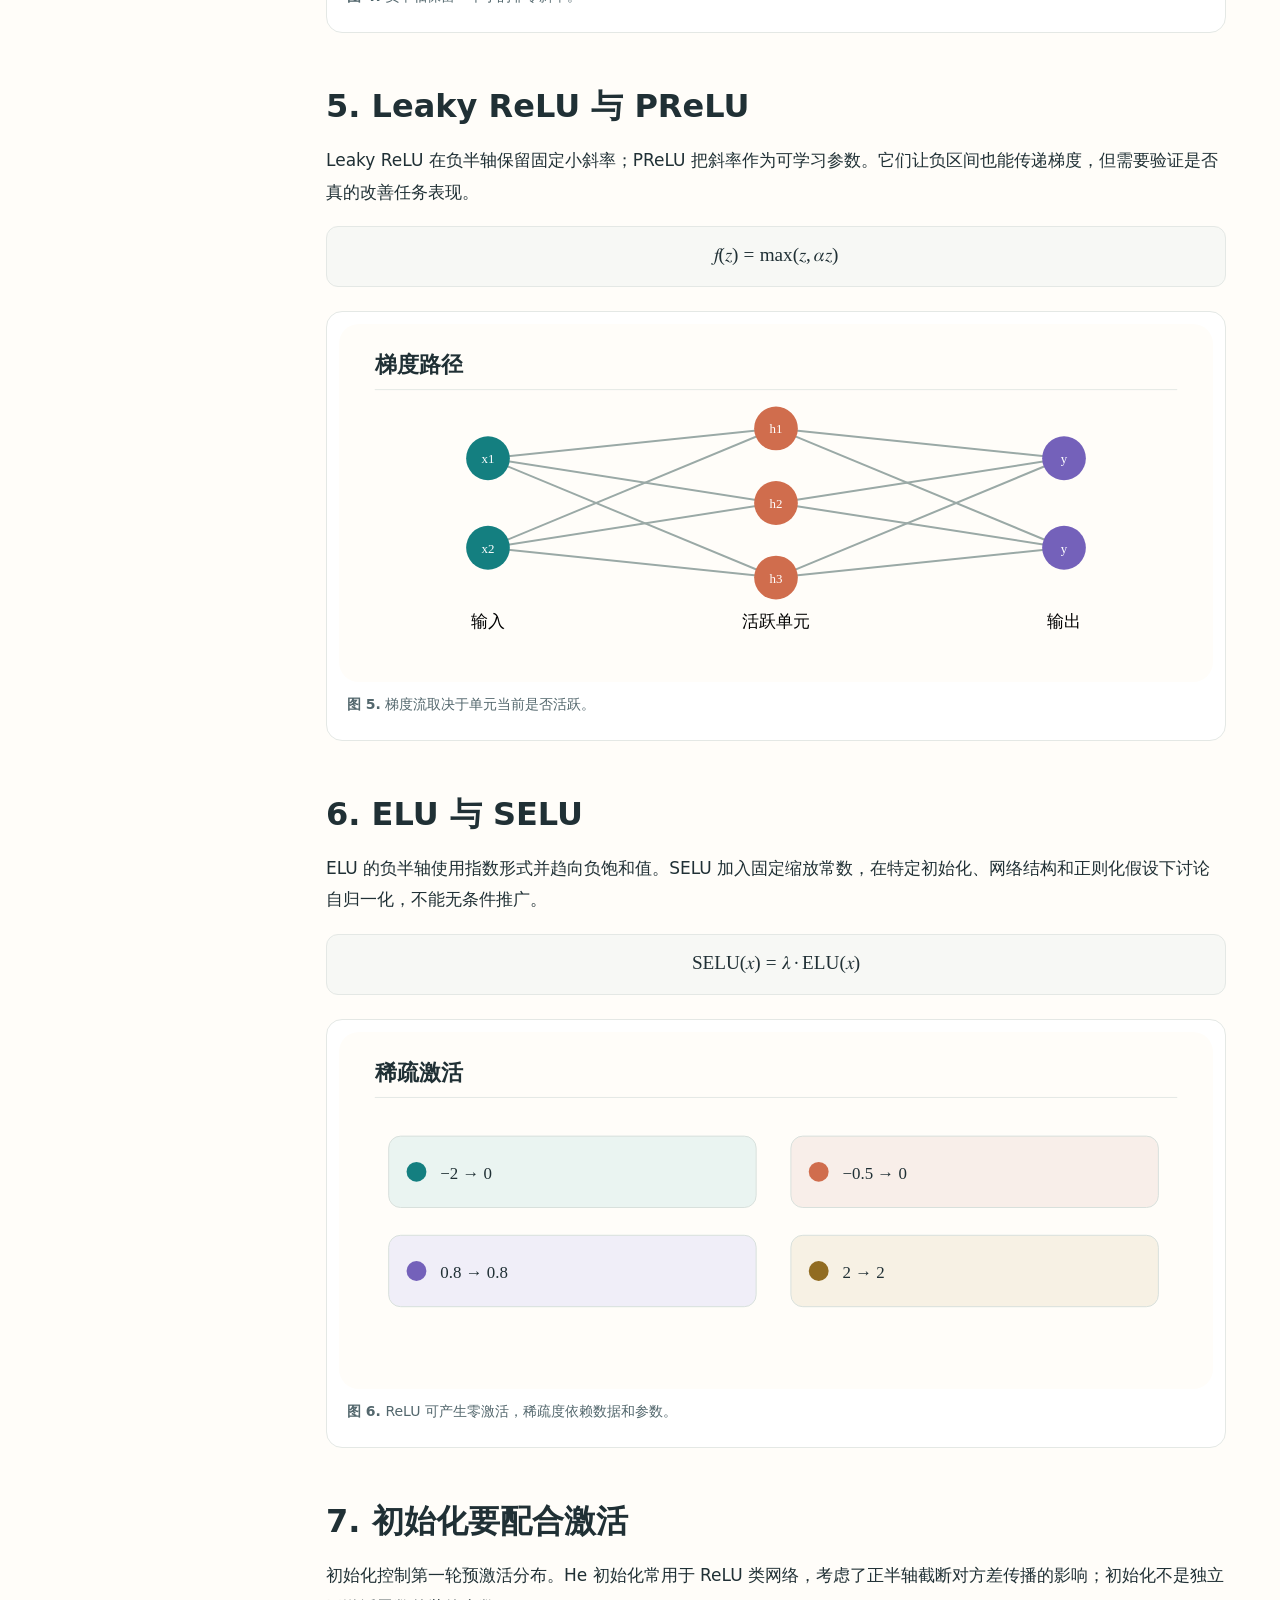
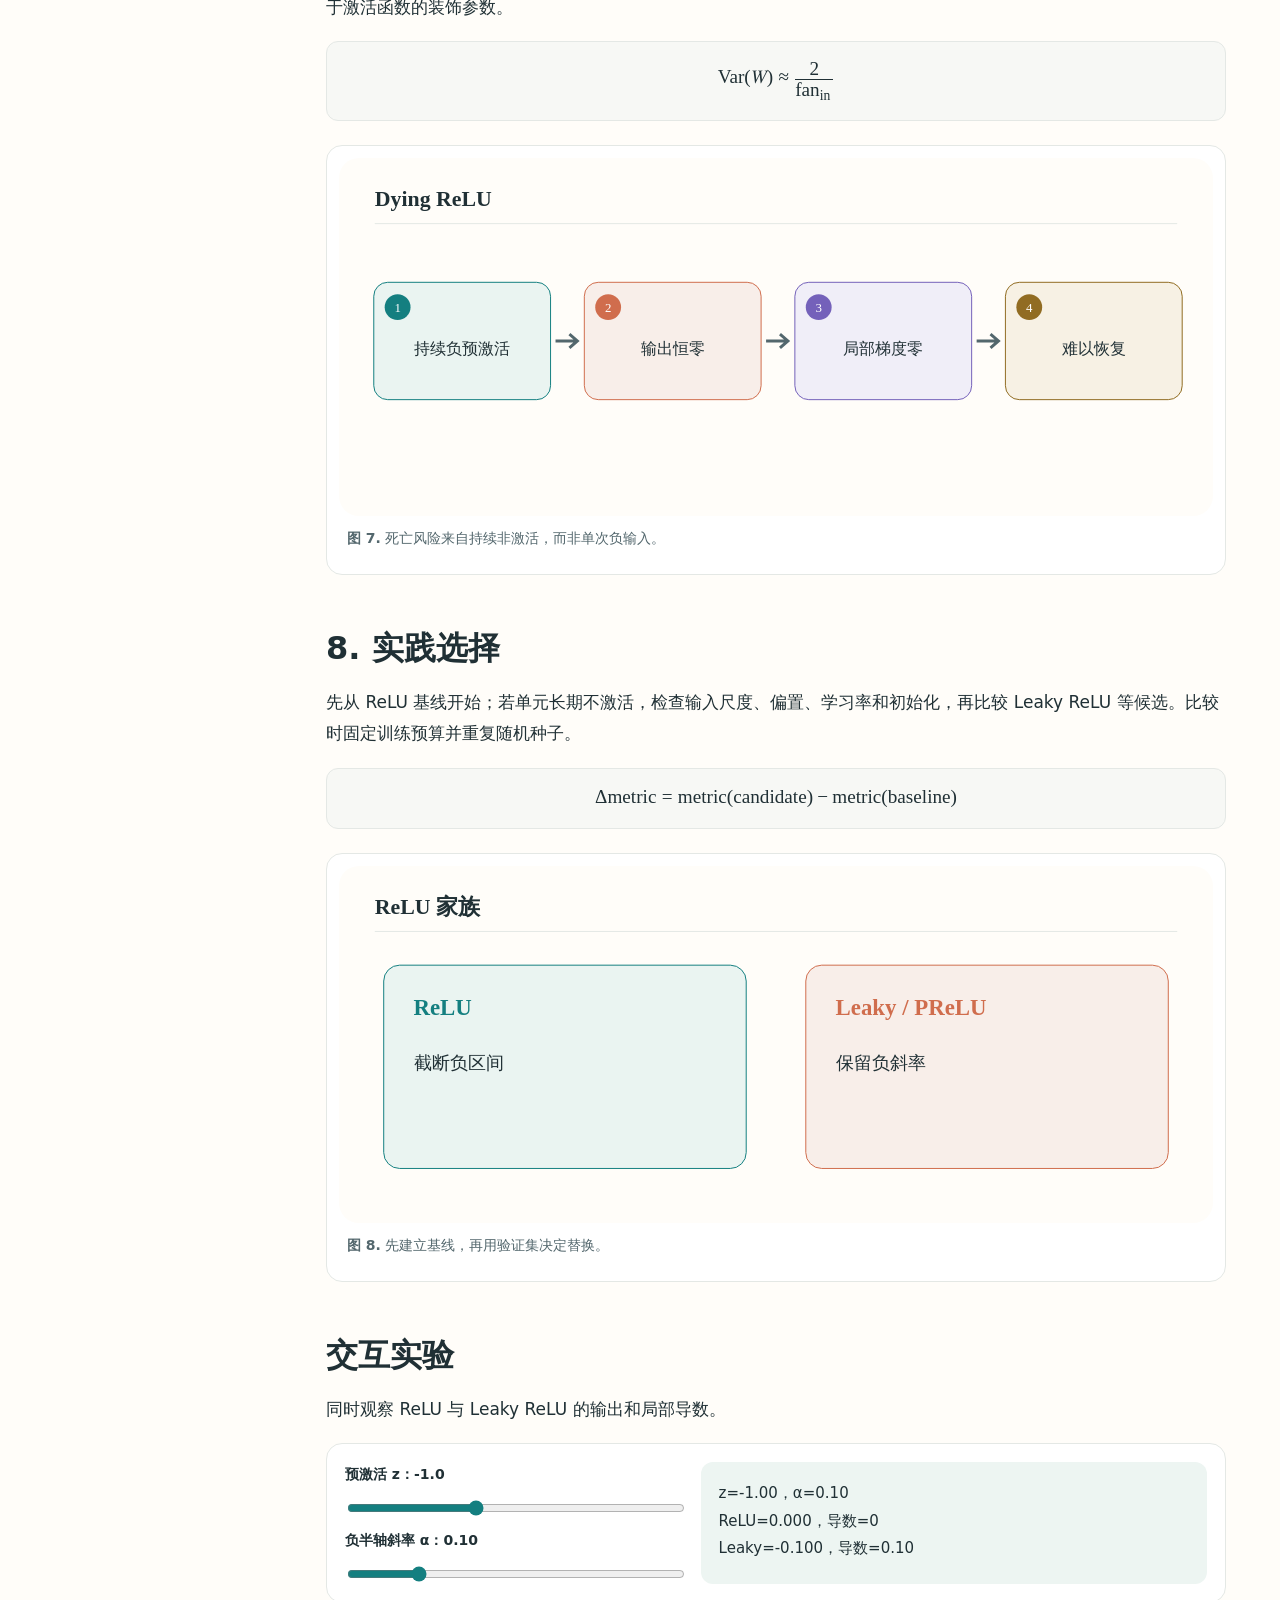
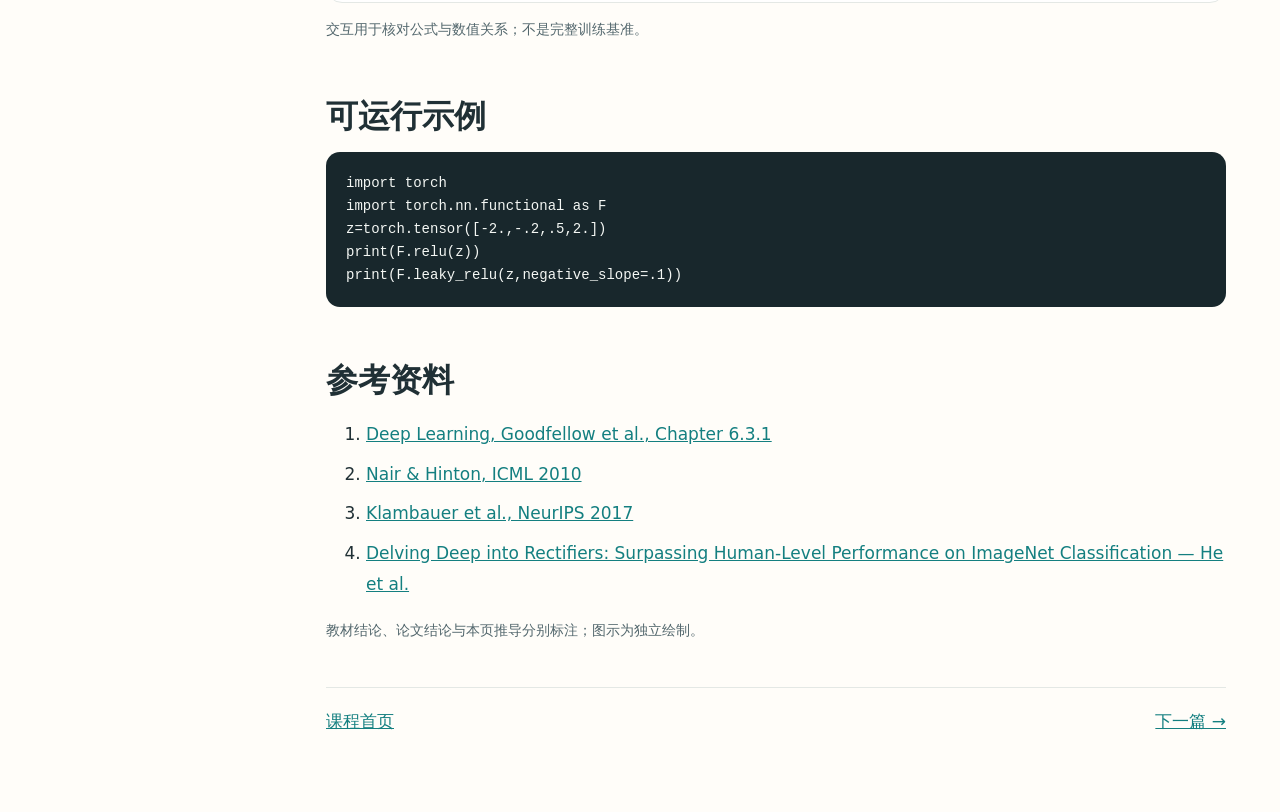
<file: site/articles/relu/index.html>
<!doctype html><html lang="zh-CN"><head><meta charset="utf-8"><meta name="viewport" content="width=device-width,initial-scale=1"><meta name="description" content="看清激活值、导数、稀疏性与 dying ReLU 的真实边界。"><title>ReLU：简单分段线性函数为何有效｜Deep Learning</title><link rel="stylesheet" href="../../assets/css/site.css"></head><body><div class="layout"><nav class="toc"><a class="brand" href="../../index.html">Deep Learning</a><p class="eyebrow">本篇路线</p><ol><li><a href="#s1">定义只有一个 max</a></li><li><a href="#s2">导数在活跃区域为 1</a></li><li><a href="#s3">为什么常作默认选择</a></li><li><a href="#s4">Dying ReLU 的真实含义</a></li><li><a href="#s5">Leaky ReLU 与 PReLU</a></li><li><a href="#s6">ELU 与 SELU</a></li><li><a href="#s7">初始化要配合激活</a></li><li><a href="#s8">实践选择</a></li></ol><a href="../../index.html">← 课程首页</a></nav><main><article><header><p class="eyebrow">深度前馈网络 · MODULE 06</p><h1>ReLU：简单分段线性函数为何有效</h1><p class="dek">看清激活值、导数、稀疏性与 dying ReLU 的真实边界。</p><p class="lead">ReLU 在活跃区域保留单位斜率，同时把负半轴截断为零；它是强基线，但不是在所有区域都避免梯度消失。</p></header><div class="callout"><strong>核心问题</strong><p>ReLU 在活跃区域保留单位斜率，同时把负半轴截断为零；它是强基线，但不是在所有区域都避免梯度消失。</p></div><section id="s1"><h2>1. 定义只有一个 max</h2><p>ReLU 把负输入映射为 0，正输入保持不变。它是分段线性函数，计算简单且易于并行。</p><div class="math-equation"><div class="math-scroll" tabindex="0"><math xmlns="http://www.w3.org/1998/Math/MathML" display="block"><mrow><mi>ReLU</mi><mo>(</mo><mi>z</mi><mo>)</mo><mo>=</mo><mi>max</mi><mo>(</mo><mn>0</mn><mo>,</mo><mi>z</mi><mo>)</mo></mrow></math></div></div><figure><img src="../../assets/svg/relu/fig-01.svg" alt="负半轴为零，正半轴为恒等映射。" loading="lazy"><figcaption><strong>图 1.</strong> 负半轴为零，正半轴为恒等映射。</figcaption></figure></section><section id="s2"><h2>2. 导数在活跃区域为 1</h2><p>z&gt;0 时导数为 1，z&lt;0 时导数为 0；在 z=0 处不可微，框架采用约定的次梯度。准确说法是正半轴不饱和，而不是所有区域梯度都不消失。</p><div class="math-equation"><div class="math-scroll" tabindex="0"><math xmlns="http://www.w3.org/1998/Math/MathML" display="block"><mrow><msup><mi>ReLU</mi><mo>′</mo></msup><mo>(</mo><mi>z</mi><mo>)</mo><mo>=</mo><mfenced open="{" close=""><mtable><mtr><mtd><mn>0</mn></mtd><mtd><mi>z</mi><mo>&lt;</mo><mn>0</mn></mtd></mtr><mtr><mtd><mn>1</mn></mtd><mtd><mi>z</mi><mo>&gt;</mo><mn>0</mn></mtd></mtr></mtable></mfenced></mrow></math></div></div><figure><img src="../../assets/svg/relu/fig-02.svg" alt="只有活跃区域保留单位导数。" loading="lazy"><figcaption><strong>图 2.</strong> 只有活跃区域保留单位导数。</figcaption></figure></section><section id="s3"><h2>3. 为什么常作默认选择</h2><p>活跃单元的导数为 1；负输入产生零激活；计算只需比较与截断。这些性质让 ReLU 成为很多前馈网络的有效基线，但不保证在所有任务上最优。</p><div class="math-equation"><div class="math-scroll" tabindex="0"><math xmlns="http://www.w3.org/1998/Math/MathML" display="block"><mrow><mi>h</mi><mo>=</mo><mi>ReLU</mi><mo>(</mo><mi>W</mi><mi>x</mi><mo>+</mo><mi>b</mi><mo>)</mo></mrow></math></div></div><figure><img src="../../assets/svg/relu/fig-03.svg" alt="ReLU 不会在所有区域都避免梯度消失。" loading="lazy"><figcaption><strong>图 3.</strong> ReLU 不会在所有区域都避免梯度消失。</figcaption></figure></section><section id="s4"><h2>4. Dying ReLU 的真实含义</h2><p>若一个单元对相关训练样本持续产生负预激活，它的输出与局部梯度都为零，可能难以恢复。单个样本输入为负，并不等于神经元已经死亡。</p><div class="math-equation"><div class="math-scroll" tabindex="0"><math xmlns="http://www.w3.org/1998/Math/MathML" display="block"><mrow><mi>z</mi><mo>&lt;</mo><mn>0</mn><mo>⇒</mo><mi>ReLU</mi><mo>(</mo><mi>z</mi><mo>)</mo><mo>=</mo><mn>0</mn></mrow></math></div></div><figure><img src="../../assets/svg/relu/fig-04.svg" alt="负半轴保留一个小的非零斜率。" loading="lazy"><figcaption><strong>图 4.</strong> 负半轴保留一个小的非零斜率。</figcaption></figure></section><section id="s5"><h2>5. Leaky ReLU 与 PReLU</h2><p>Leaky ReLU 在负半轴保留固定小斜率；PReLU 把斜率作为可学习参数。它们让负区间也能传递梯度，但需要验证是否真的改善任务表现。</p><div class="math-equation"><div class="math-scroll" tabindex="0"><math xmlns="http://www.w3.org/1998/Math/MathML" display="block"><mrow><mi>f</mi><mo>(</mo><mi>z</mi><mo>)</mo><mo>=</mo><mi>max</mi><mo>(</mo><mi>z</mi><mo>,</mo><mi>α</mi><mi>z</mi><mo>)</mo></mrow></math></div></div><figure><img src="../../assets/svg/relu/fig-05.svg" alt="梯度流取决于单元当前是否活跃。" loading="lazy"><figcaption><strong>图 5.</strong> 梯度流取决于单元当前是否活跃。</figcaption></figure></section><section id="s6"><h2>6. ELU 与 SELU</h2><p>ELU 的负半轴使用指数形式并趋向负饱和值。SELU 加入固定缩放常数，在特定初始化、网络结构和正则化假设下讨论自归一化，不能无条件推广。</p><div class="math-equation"><div class="math-scroll" tabindex="0"><math xmlns="http://www.w3.org/1998/Math/MathML" display="block"><mrow><mi>SELU</mi><mo>(</mo><mi>x</mi><mo>)</mo><mo>=</mo><mi>λ</mi><mo>·</mo><mi>ELU</mi><mo>(</mo><mi>x</mi><mo>)</mo></mrow></math></div></div><figure><img src="../../assets/svg/relu/fig-06.svg" alt="ReLU 可产生零激活，稀疏度依赖数据和参数。" loading="lazy"><figcaption><strong>图 6.</strong> ReLU 可产生零激活，稀疏度依赖数据和参数。</figcaption></figure></section><section id="s7"><h2>7. 初始化要配合激活</h2><p>初始化控制第一轮预激活分布。He 初始化常用于 ReLU 类网络，考虑了正半轴截断对方差传播的影响；初始化不是独立于激活函数的装饰参数。</p><div class="math-equation"><div class="math-scroll" tabindex="0"><math xmlns="http://www.w3.org/1998/Math/MathML" display="block"><mrow><mi>Var</mi><mo>(</mo><mi>W</mi><mo>)</mo><mo>≈</mo><mfrac><mn>2</mn><msub><mi>fan</mi><mi>in</mi></msub></mfrac></mrow></math></div></div><figure><img src="../../assets/svg/relu/fig-07.svg" alt="死亡风险来自持续非激活，而非单次负输入。" loading="lazy"><figcaption><strong>图 7.</strong> 死亡风险来自持续非激活，而非单次负输入。</figcaption></figure></section><section id="s8"><h2>8. 实践选择</h2><p>先从 ReLU 基线开始；若单元长期不激活，检查输入尺度、偏置、学习率和初始化，再比较 Leaky ReLU 等候选。比较时固定训练预算并重复随机种子。</p><div class="math-equation"><div class="math-scroll" tabindex="0"><math xmlns="http://www.w3.org/1998/Math/MathML" display="block"><mrow><mi>Δmetric</mi><mo>=</mo><mi>metric</mi><mo>(</mo><mi>candidate</mi><mo>)</mo><mo>−</mo><mi>metric</mi><mo>(</mo><mi>baseline</mi><mo>)</mo></mrow></math></div></div><figure><img src="../../assets/svg/relu/fig-08.svg" alt="先建立基线，再用验证集决定替换。" loading="lazy"><figcaption><strong>图 8.</strong> 先建立基线，再用验证集决定替换。</figcaption></figure></section><section id="demo"><h2>交互实验</h2><p>同时观察 ReLU 与 Leaky ReLU 的输出和局部导数。</p><div class="demo" data-demo="relu"><div class="demo-controls"><label for="relu-x">预激活 z：<output id="relu-v">−1.0</output></label><input id="relu-x" data-demo-input type="range" min="-4" max="4" step="0.1" value="-1"><label for="relu-a">负半轴斜率 α：<output id="relu-av">0.10</output></label><input id="relu-a" data-demo-extra type="range" min="0" max="0.5" step="0.01" value="0.1"></div><div class="demo-output" data-demo-output aria-live="polite">同时观察 ReLU 与 Leaky ReLU 的输出和局部导数。</div></div><p class="note">交互用于核对公式与数值关系；不是完整训练基准。</p></section><section id="code"><h2>可运行示例</h2><pre><code>import torch
import torch.nn.functional as F
z=torch.tensor([-2.,-.2,.5,2.])
print(F.relu(z))
print(F.leaky_relu(z,negative_slope=.1))</code></pre></section><section id="references"><h2>参考资料</h2><ol class="references"><li><a href="https://www.deeplearningbook.org/contents/mlp.html" target="_blank" rel="noopener noreferrer">Deep Learning, Goodfellow et al., Chapter 6.3.1</a></li><li><a href="https://icml.cc/2010/papers/432.pdf" target="_blank" rel="noopener noreferrer">Nair &amp; Hinton, ICML 2010</a></li><li><a href="https://proceedings.neurips.cc/paper_files/paper/2017/hash/5d44ee6f2c3f71b73125876103c8f6c4-Abstract.html" target="_blank" rel="noopener noreferrer">Klambauer et al., NeurIPS 2017</a></li><li><a href="https://arxiv.org/abs/1502.01852" target="_blank" rel="noopener noreferrer">Delving Deep into Rectifiers: Surpassing Human-Level Performance on ImageNet Classification — He et al.</a></li></ol><p class="note">教材结论、论文结论与本页推导分别标注；图示为独立绘制。</p></section><nav class="article-nav"><a href="../../index.html">课程首页</a><a href="../sigmoid-tanh/index.html">下一篇 →</a></nav></article></main></div><script src="../../assets/js/site.js" defer></script></body></html>
</file>
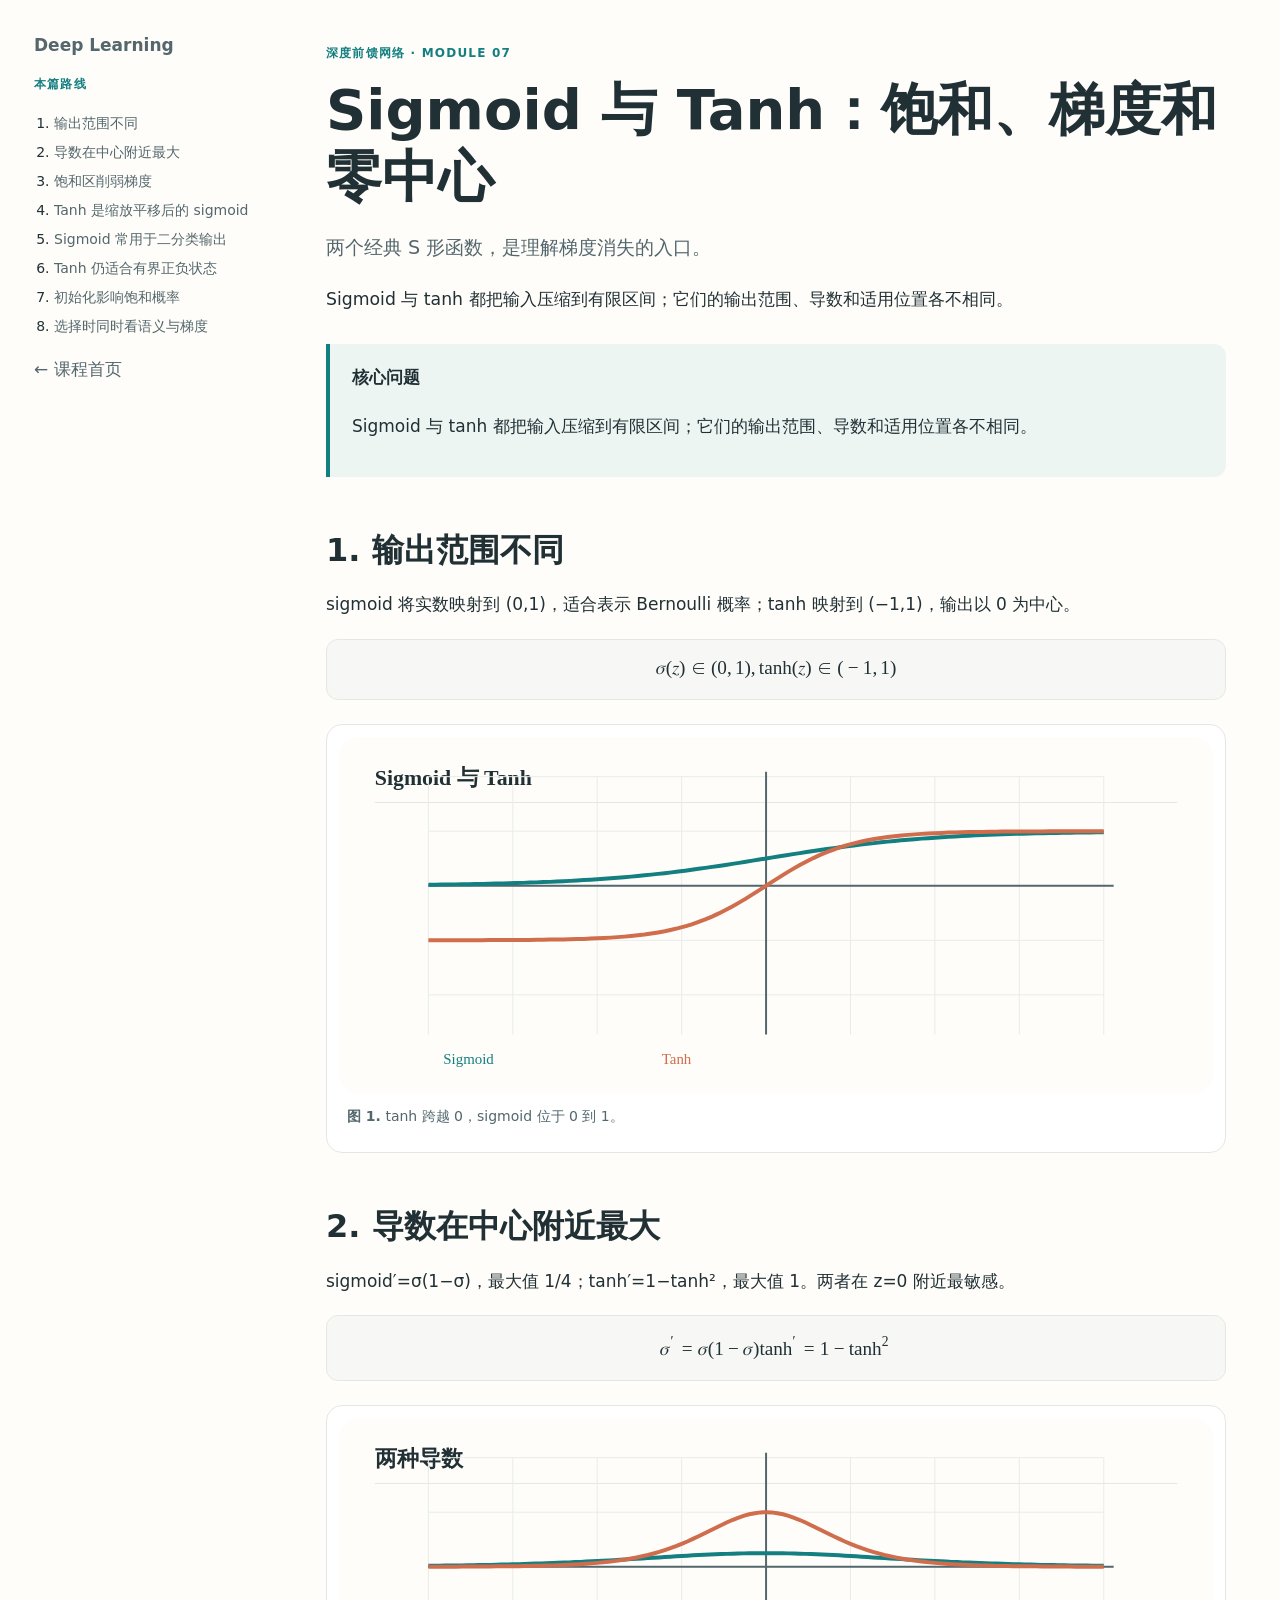
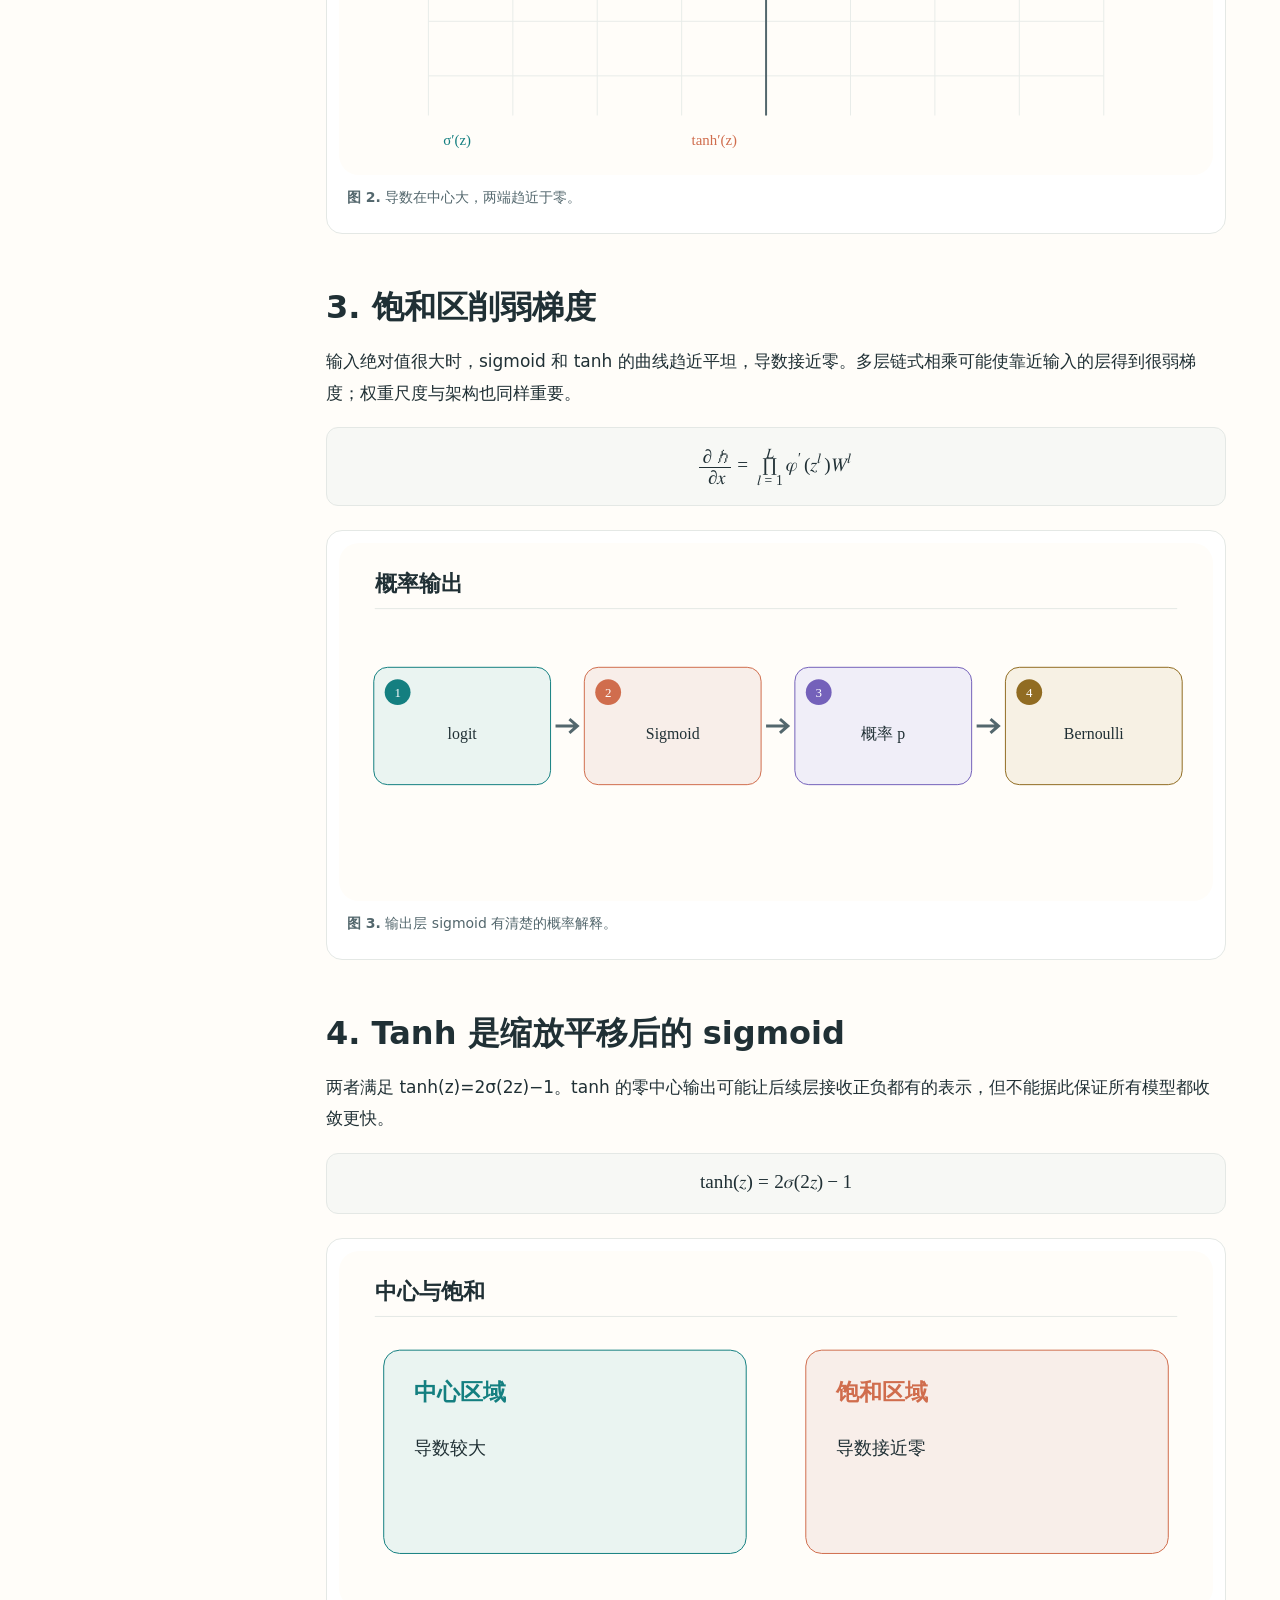
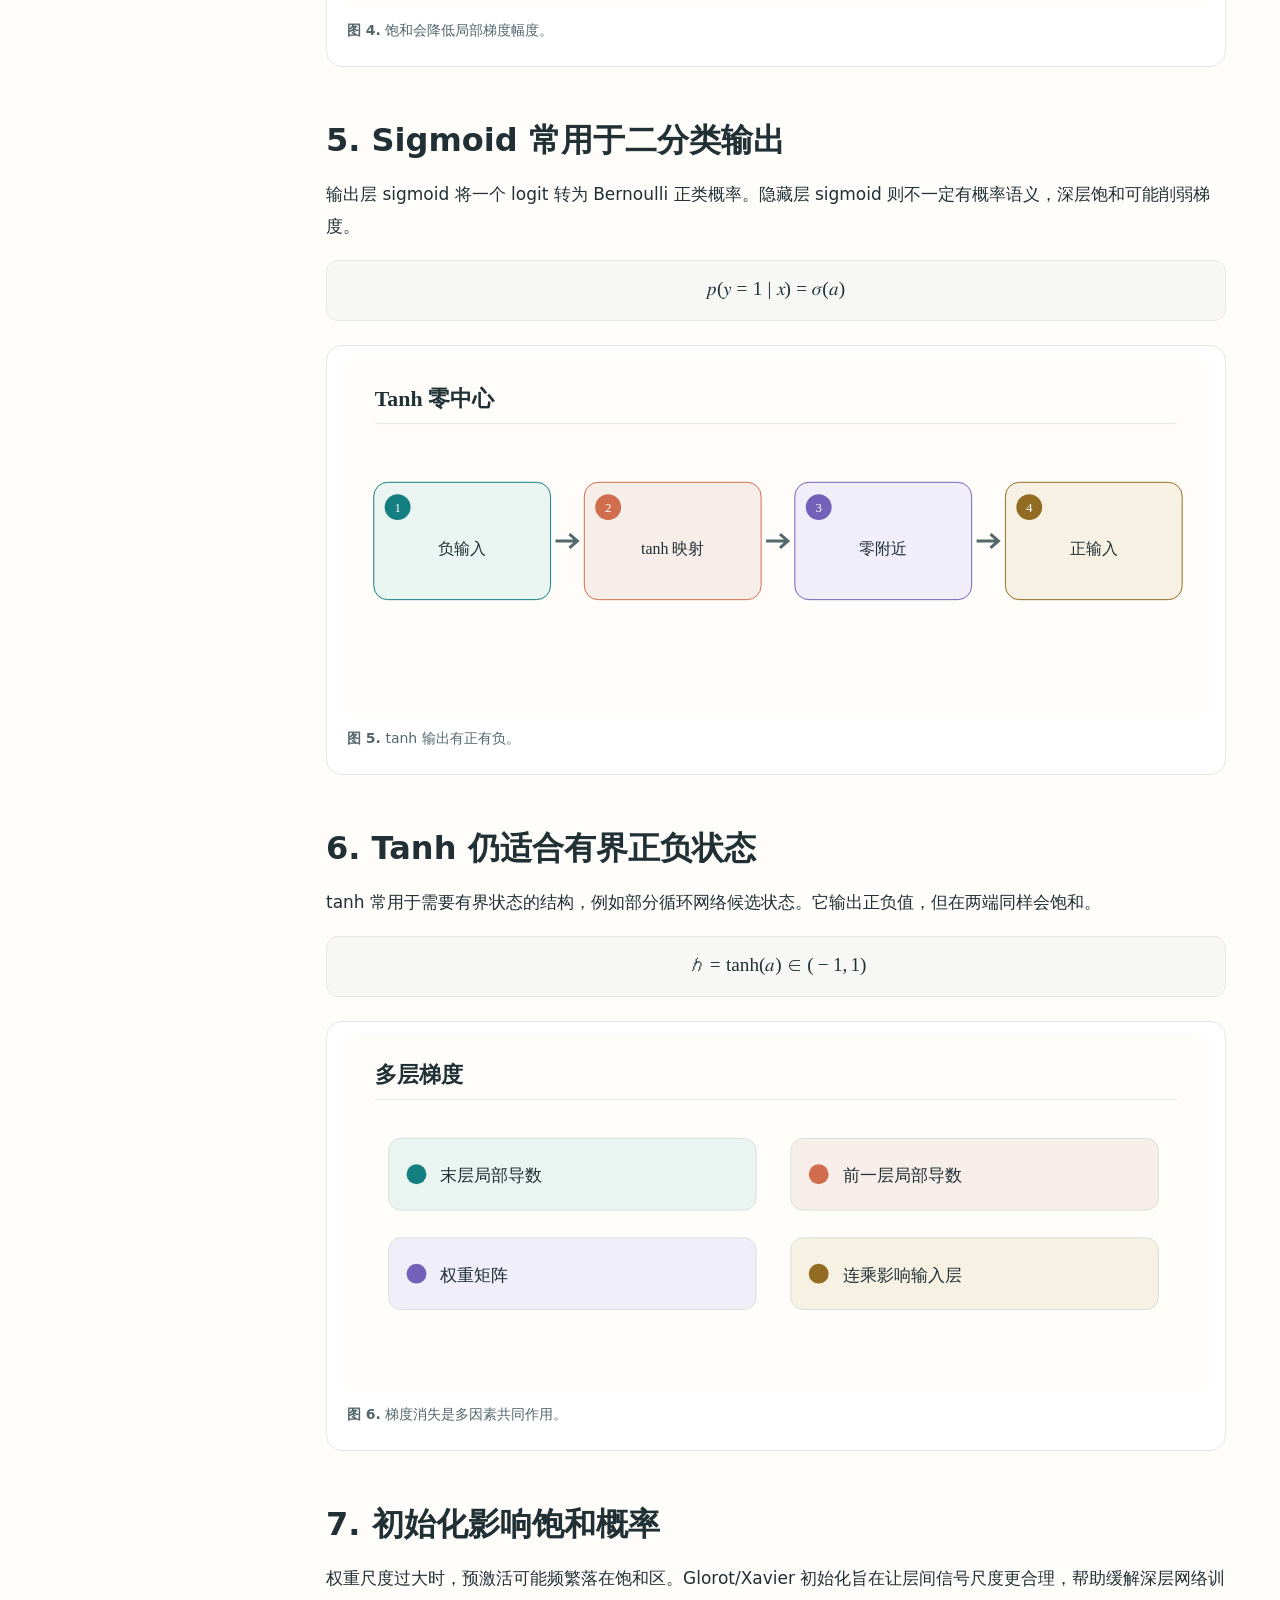
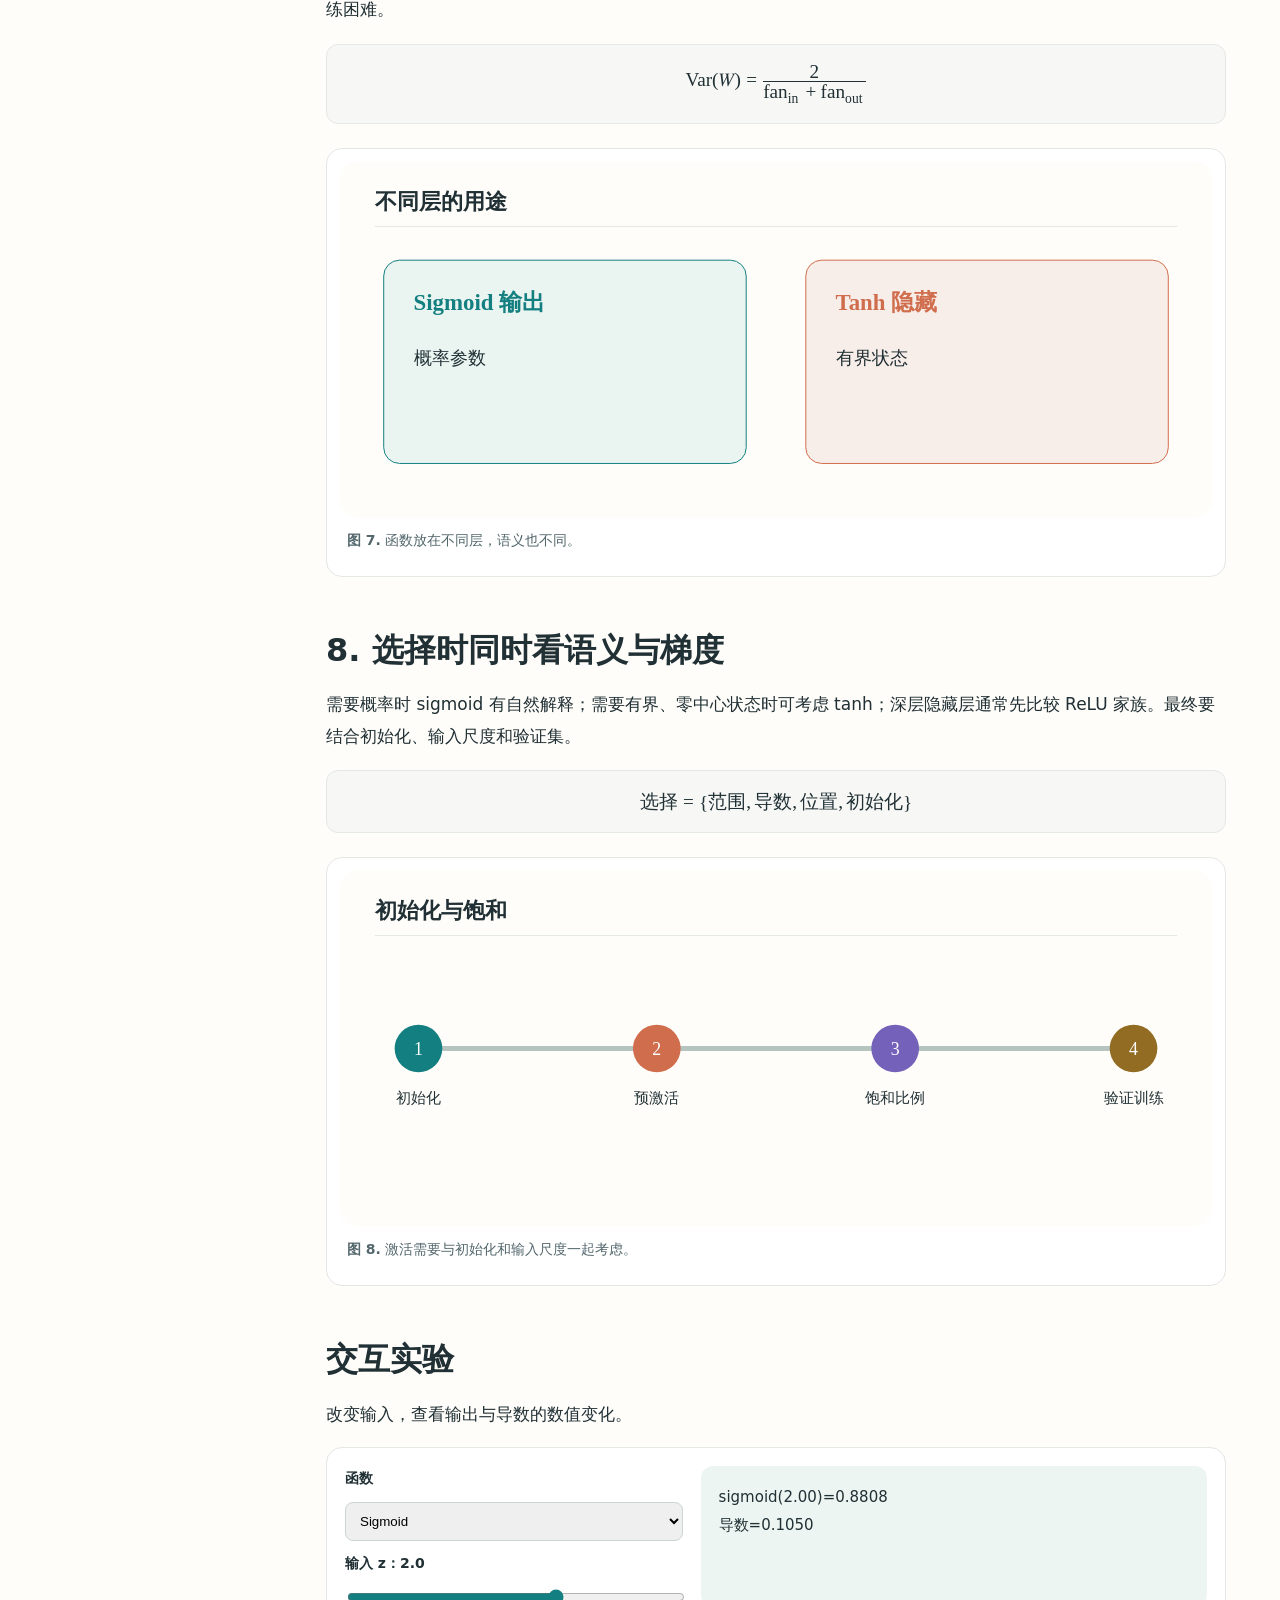
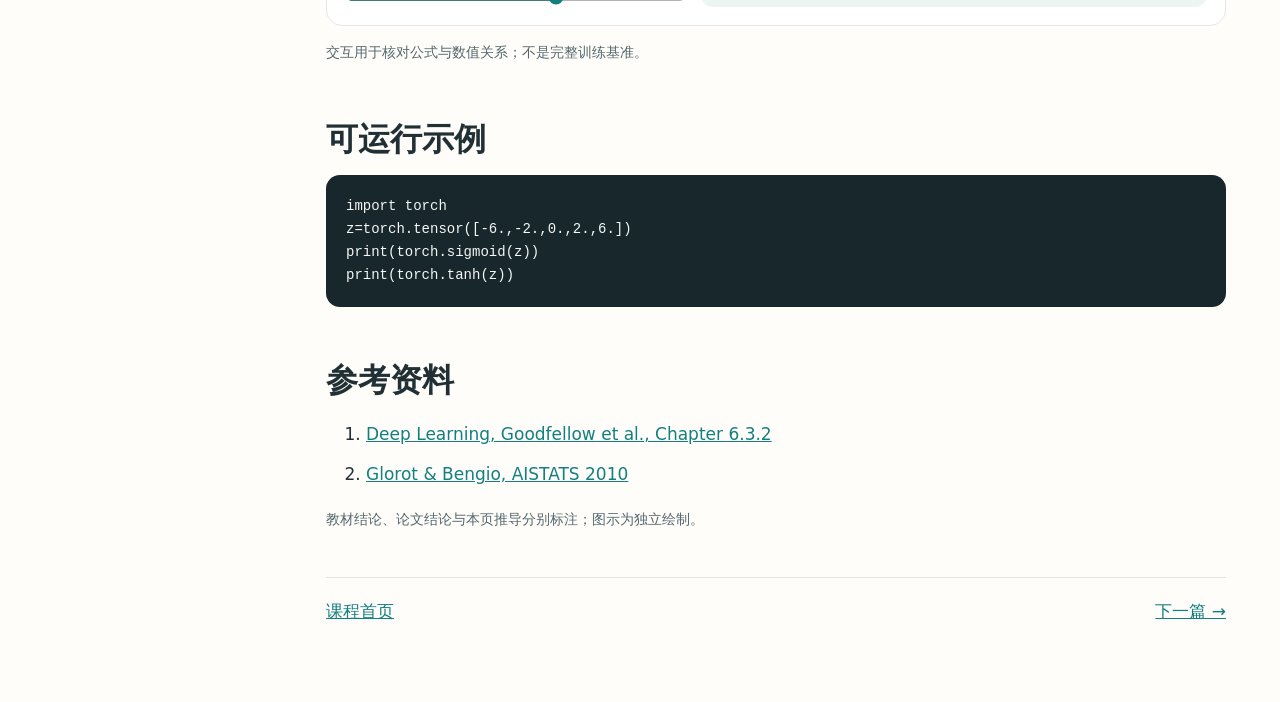
<file: site/articles/sigmoid-tanh/index.html>
<!doctype html><html lang="zh-CN"><head><meta charset="utf-8"><meta name="viewport" content="width=device-width,initial-scale=1"><meta name="description" content="两个经典 S 形函数，是理解梯度消失的入口。"><title>Sigmoid 与 Tanh：饱和、梯度和零中心｜Deep Learning</title><link rel="stylesheet" href="../../assets/css/site.css"></head><body><div class="layout"><nav class="toc"><a class="brand" href="../../index.html">Deep Learning</a><p class="eyebrow">本篇路线</p><ol><li><a href="#s1">输出范围不同</a></li><li><a href="#s2">导数在中心附近最大</a></li><li><a href="#s3">饱和区削弱梯度</a></li><li><a href="#s4">Tanh 是缩放平移后的 sigmoid</a></li><li><a href="#s5">Sigmoid 常用于二分类输出</a></li><li><a href="#s6">Tanh 仍适合有界正负状态</a></li><li><a href="#s7">初始化影响饱和概率</a></li><li><a href="#s8">选择时同时看语义与梯度</a></li></ol><a href="../../index.html">← 课程首页</a></nav><main><article><header><p class="eyebrow">深度前馈网络 · MODULE 07</p><h1>Sigmoid 与 Tanh：饱和、梯度和零中心</h1><p class="dek">两个经典 S 形函数，是理解梯度消失的入口。</p><p class="lead">Sigmoid 与 tanh 都把输入压缩到有限区间；它们的输出范围、导数和适用位置各不相同。</p></header><div class="callout"><strong>核心问题</strong><p>Sigmoid 与 tanh 都把输入压缩到有限区间；它们的输出范围、导数和适用位置各不相同。</p></div><section id="s1"><h2>1. 输出范围不同</h2><p>sigmoid 将实数映射到 (0,1)，适合表示 Bernoulli 概率；tanh 映射到 (−1,1)，输出以 0 为中心。</p><div class="math-equation"><div class="math-scroll" tabindex="0"><math xmlns="http://www.w3.org/1998/Math/MathML" display="block"><mrow><mi>σ</mi><mo>(</mo><mi>z</mi><mo>)</mo><mo>∈</mo><mo>(</mo><mn>0</mn><mo>,</mo><mn>1</mn><mo>)</mo><mo>,</mo><mi>tanh</mi><mo>(</mo><mi>z</mi><mo>)</mo><mo>∈</mo><mo>(</mo><mo>−</mo><mn>1</mn><mo>,</mo><mn>1</mn><mo>)</mo></mrow></math></div></div><figure><img src="../../assets/svg/sigmoid-tanh/fig-01.svg" alt="tanh 跨越 0，sigmoid 位于 0 到 1。" loading="lazy"><figcaption><strong>图 1.</strong> tanh 跨越 0，sigmoid 位于 0 到 1。</figcaption></figure></section><section id="s2"><h2>2. 导数在中心附近最大</h2><p>sigmoid′=σ(1−σ)，最大值 1/4；tanh′=1−tanh²，最大值 1。两者在 z=0 附近最敏感。</p><div class="math-equation"><div class="math-scroll" tabindex="0"><math xmlns="http://www.w3.org/1998/Math/MathML" display="block"><mrow><msup><mi>σ</mi><mo>′</mo></msup><mo>=</mo><mi>σ</mi><mo>(</mo><mn>1</mn><mo>−</mo><mi>σ</mi><mo>)</mo></mrow><mspace linebreak="newline"/><mrow><msup><mi>tanh</mi><mo>′</mo></msup><mo>=</mo><mn>1</mn><mo>−</mo><msup><mi>tanh</mi><mn>2</mn></msup></mrow></math></div></div><figure><img src="../../assets/svg/sigmoid-tanh/fig-02.svg" alt="导数在中心大，两端趋近于零。" loading="lazy"><figcaption><strong>图 2.</strong> 导数在中心大，两端趋近于零。</figcaption></figure></section><section id="s3"><h2>3. 饱和区削弱梯度</h2><p>输入绝对值很大时，sigmoid 和 tanh 的曲线趋近平坦，导数接近零。多层链式相乘可能使靠近输入的层得到很弱梯度；权重尺度与架构也同样重要。</p><div class="math-equation"><div class="math-scroll" tabindex="0"><math xmlns="http://www.w3.org/1998/Math/MathML" display="block"><mrow><mfrac><mrow><mo>∂</mo><mi>h</mi></mrow><mrow><mo>∂</mo><mi>x</mi></mrow></mfrac><mo>=</mo><munderover><mo>∏</mo><mrow><mi>l</mi><mo>=</mo><mn>1</mn></mrow><mi>L</mi></munderover><msup><mi>φ</mi><mo>′</mo></msup><mo>(</mo><msup><mi>z</mi><mi>l</mi></msup><mo>)</mo><msup><mi>W</mi><mi>l</mi></msup></mrow></math></div></div><figure><img src="../../assets/svg/sigmoid-tanh/fig-03.svg" alt="输出层 sigmoid 有清楚的概率解释。" loading="lazy"><figcaption><strong>图 3.</strong> 输出层 sigmoid 有清楚的概率解释。</figcaption></figure></section><section id="s4"><h2>4. Tanh 是缩放平移后的 sigmoid</h2><p>两者满足 tanh(z)=2σ(2z)−1。tanh 的零中心输出可能让后续层接收正负都有的表示，但不能据此保证所有模型都收敛更快。</p><div class="math-equation"><div class="math-scroll" tabindex="0"><math xmlns="http://www.w3.org/1998/Math/MathML" display="block"><mrow><mi>tanh</mi><mo>(</mo><mi>z</mi><mo>)</mo><mo>=</mo><mn>2</mn><mi>σ</mi><mo>(</mo><mn>2</mn><mi>z</mi><mo>)</mo><mo>−</mo><mn>1</mn></mrow></math></div></div><figure><img src="../../assets/svg/sigmoid-tanh/fig-04.svg" alt="饱和会降低局部梯度幅度。" loading="lazy"><figcaption><strong>图 4.</strong> 饱和会降低局部梯度幅度。</figcaption></figure></section><section id="s5"><h2>5. Sigmoid 常用于二分类输出</h2><p>输出层 sigmoid 将一个 logit 转为 Bernoulli 正类概率。隐藏层 sigmoid 则不一定有概率语义，深层饱和可能削弱梯度。</p><div class="math-equation"><div class="math-scroll" tabindex="0"><math xmlns="http://www.w3.org/1998/Math/MathML" display="block"><mrow><mi>p</mi><mo>(</mo><mi>y</mi><mo>=</mo><mn>1</mn><mo>|</mo><mi>x</mi><mo>)</mo><mo>=</mo><mi>σ</mi><mo>(</mo><mi>a</mi><mo>)</mo></mrow></math></div></div><figure><img src="../../assets/svg/sigmoid-tanh/fig-05.svg" alt="tanh 输出有正有负。" loading="lazy"><figcaption><strong>图 5.</strong> tanh 输出有正有负。</figcaption></figure></section><section id="s6"><h2>6. Tanh 仍适合有界正负状态</h2><p>tanh 常用于需要有界状态的结构，例如部分循环网络候选状态。它输出正负值，但在两端同样会饱和。</p><div class="math-equation"><div class="math-scroll" tabindex="0"><math xmlns="http://www.w3.org/1998/Math/MathML" display="block"><mrow><mi>h</mi><mo>=</mo><mi>tanh</mi><mo>(</mo><mi>a</mi><mo>)</mo><mo>∈</mo><mo>(</mo><mo>−</mo><mn>1</mn><mo>,</mo><mn>1</mn><mo>)</mo></mrow></math></div></div><figure><img src="../../assets/svg/sigmoid-tanh/fig-06.svg" alt="梯度消失是多因素共同作用。" loading="lazy"><figcaption><strong>图 6.</strong> 梯度消失是多因素共同作用。</figcaption></figure></section><section id="s7"><h2>7. 初始化影响饱和概率</h2><p>权重尺度过大时，预激活可能频繁落在饱和区。Glorot/Xavier 初始化旨在让层间信号尺度更合理，帮助缓解深层网络训练困难。</p><div class="math-equation"><div class="math-scroll" tabindex="0"><math xmlns="http://www.w3.org/1998/Math/MathML" display="block"><mrow><mi>Var</mi><mo>(</mo><mi>W</mi><mo>)</mo><mo>=</mo><mfrac><mn>2</mn><mrow><msub><mi>fan</mi><mi>in</mi></msub><mo>+</mo><msub><mi>fan</mi><mi>out</mi></msub></mrow></mfrac></mrow></math></div></div><figure><img src="../../assets/svg/sigmoid-tanh/fig-07.svg" alt="函数放在不同层，语义也不同。" loading="lazy"><figcaption><strong>图 7.</strong> 函数放在不同层，语义也不同。</figcaption></figure></section><section id="s8"><h2>8. 选择时同时看语义与梯度</h2><p>需要概率时 sigmoid 有自然解释；需要有界、零中心状态时可考虑 tanh；深层隐藏层通常先比较 ReLU 家族。最终要结合初始化、输入尺度和验证集。</p><div class="math-equation"><div class="math-scroll" tabindex="0"><math xmlns="http://www.w3.org/1998/Math/MathML" display="block"><mrow><mi>选择</mi><mo>=</mo><mo>{</mo><mi>范围</mi><mo>,</mo><mi>导数</mi><mo>,</mo><mi>位置</mi><mo>,</mo><mi>初始化</mi><mo>}</mo></mrow></math></div></div><figure><img src="../../assets/svg/sigmoid-tanh/fig-08.svg" alt="激活需要与初始化和输入尺度一起考虑。" loading="lazy"><figcaption><strong>图 8.</strong> 激活需要与初始化和输入尺度一起考虑。</figcaption></figure></section><section id="demo"><h2>交互实验</h2><p>改变输入，查看输出与导数的数值变化。</p><div class="demo" data-demo="sigmoid-tanh"><div class="demo-controls"><label for="st-act">函数</label><select id="st-act" data-demo-input><option value="sigmoid">Sigmoid</option><option value="tanh">Tanh</option></select><label for="st-x">输入 z：<output id="st-v">2.0</output></label><input id="st-x" data-demo-extra type="range" min="-8" max="8" step="0.1" value="2"></div><div class="demo-output" data-demo-output aria-live="polite">改变输入，查看输出与导数的数值变化。</div></div><p class="note">交互用于核对公式与数值关系；不是完整训练基准。</p></section><section id="code"><h2>可运行示例</h2><pre><code>import torch
z=torch.tensor([-6.,-2.,0.,2.,6.])
print(torch.sigmoid(z))
print(torch.tanh(z))</code></pre></section><section id="references"><h2>参考资料</h2><ol class="references"><li><a href="https://www.deeplearningbook.org/contents/mlp.html" target="_blank" rel="noopener noreferrer">Deep Learning, Goodfellow et al., Chapter 6.3.2</a></li><li><a href="https://proceedings.mlr.press/v9/glorot10a" target="_blank" rel="noopener noreferrer">Glorot &amp; Bengio, AISTATS 2010</a></li></ol><p class="note">教材结论、论文结论与本页推导分别标注；图示为独立绘制。</p></section><nav class="article-nav"><a href="../../index.html">课程首页</a><a href="../other-activations/index.html">下一篇 →</a></nav></article></main></div><script src="../../assets/js/site.js" defer></script></body></html>
</file>
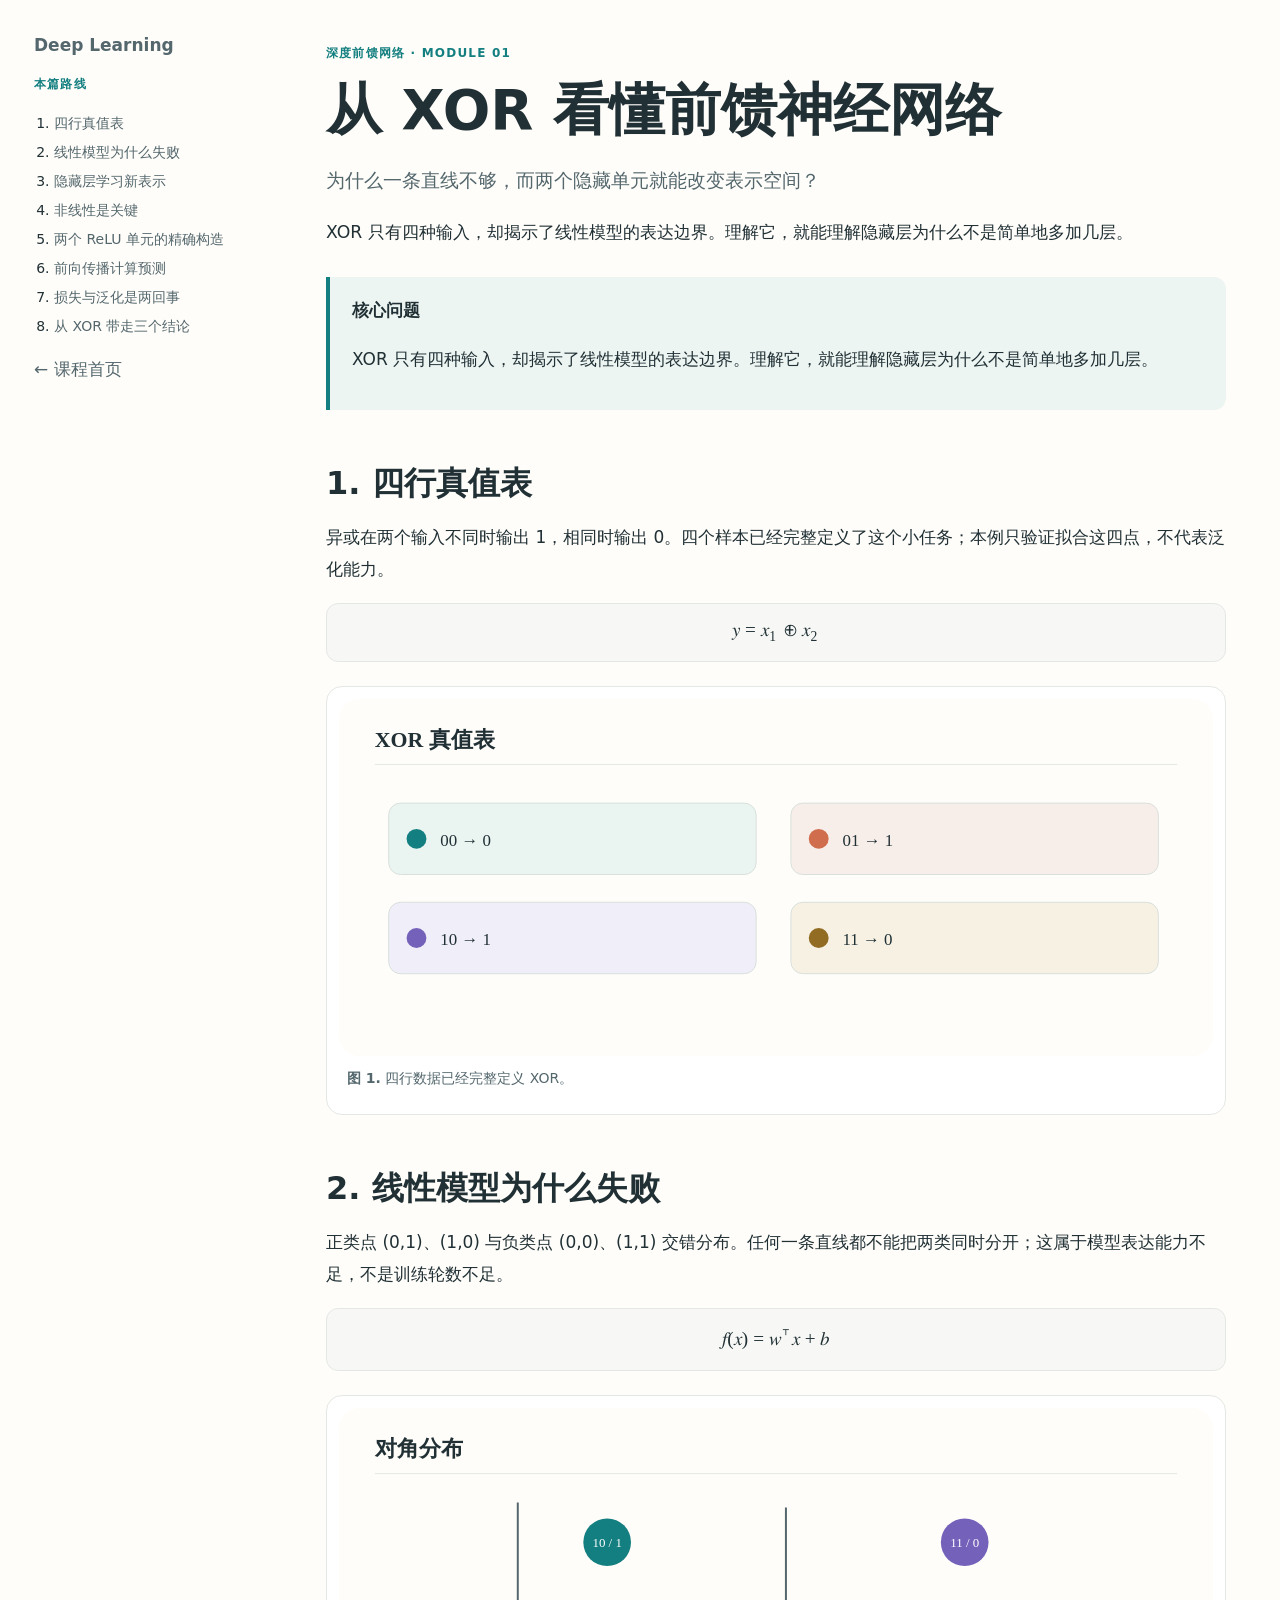
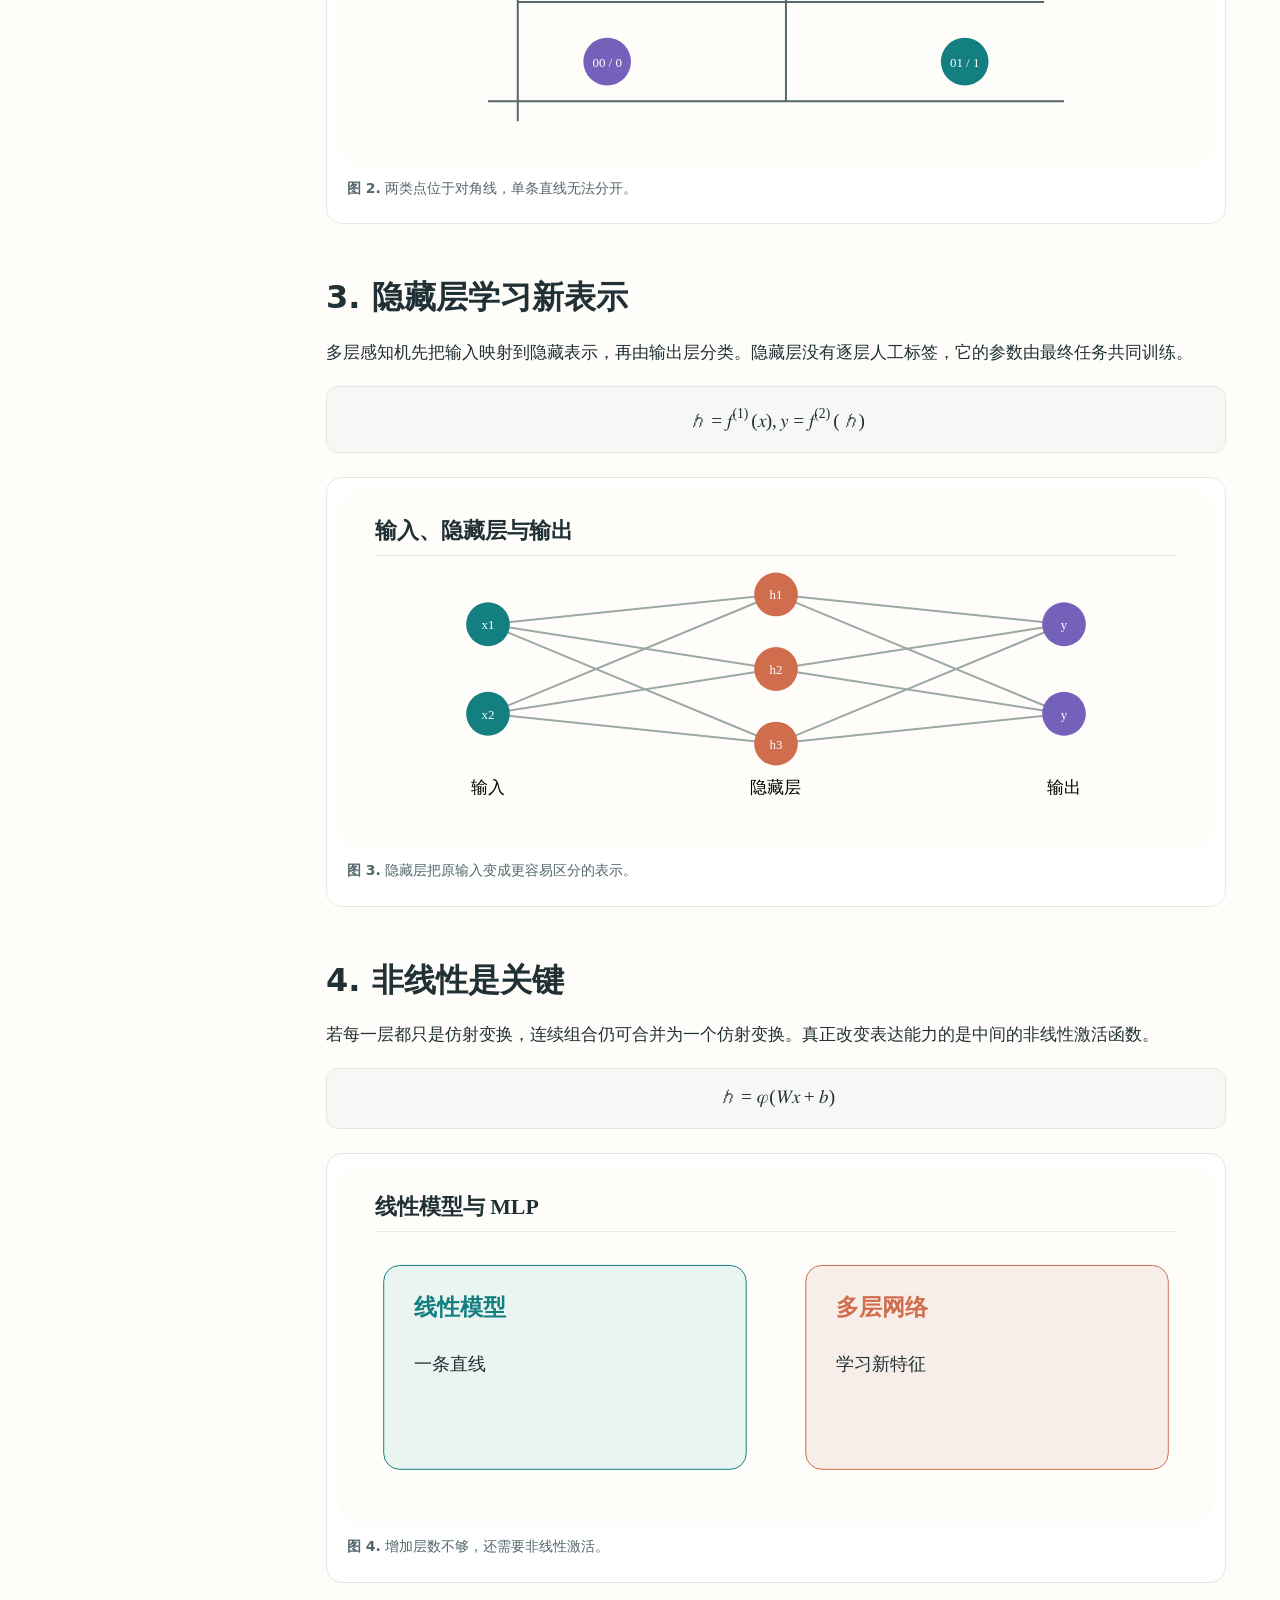
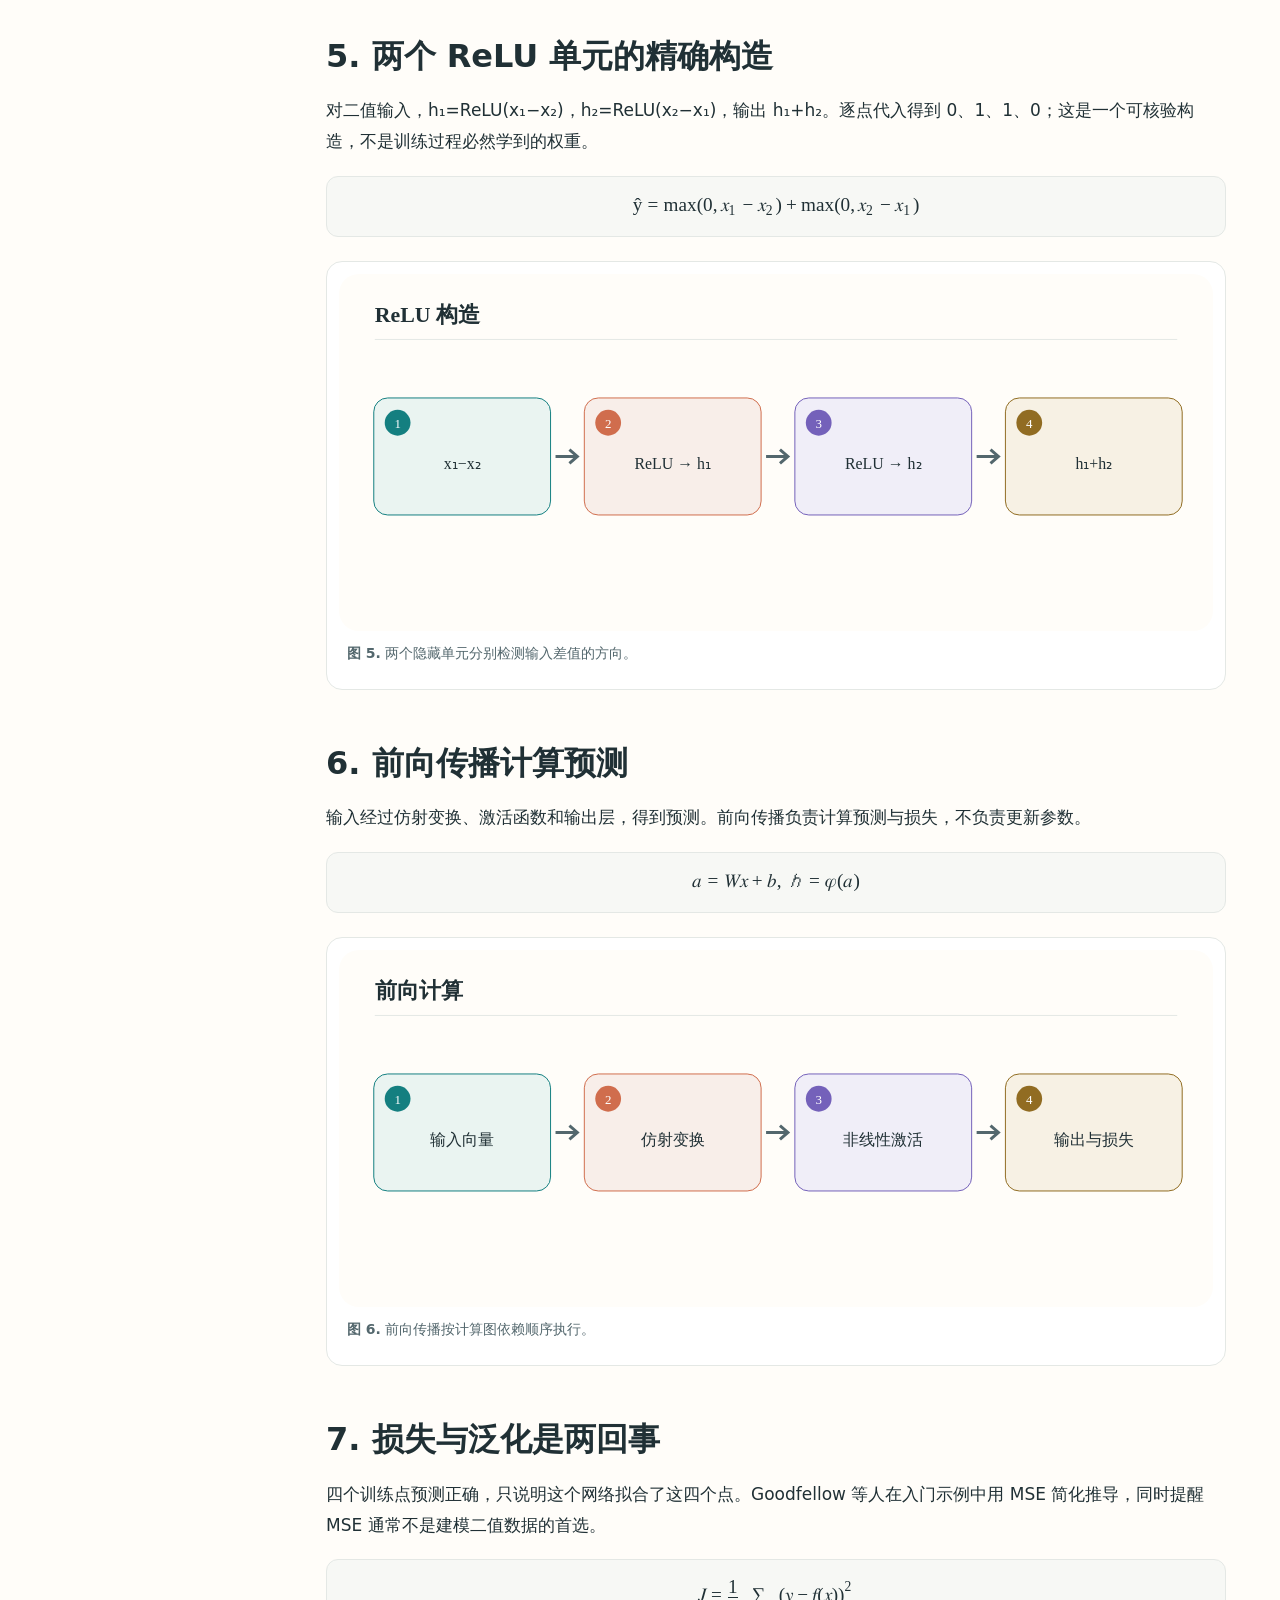
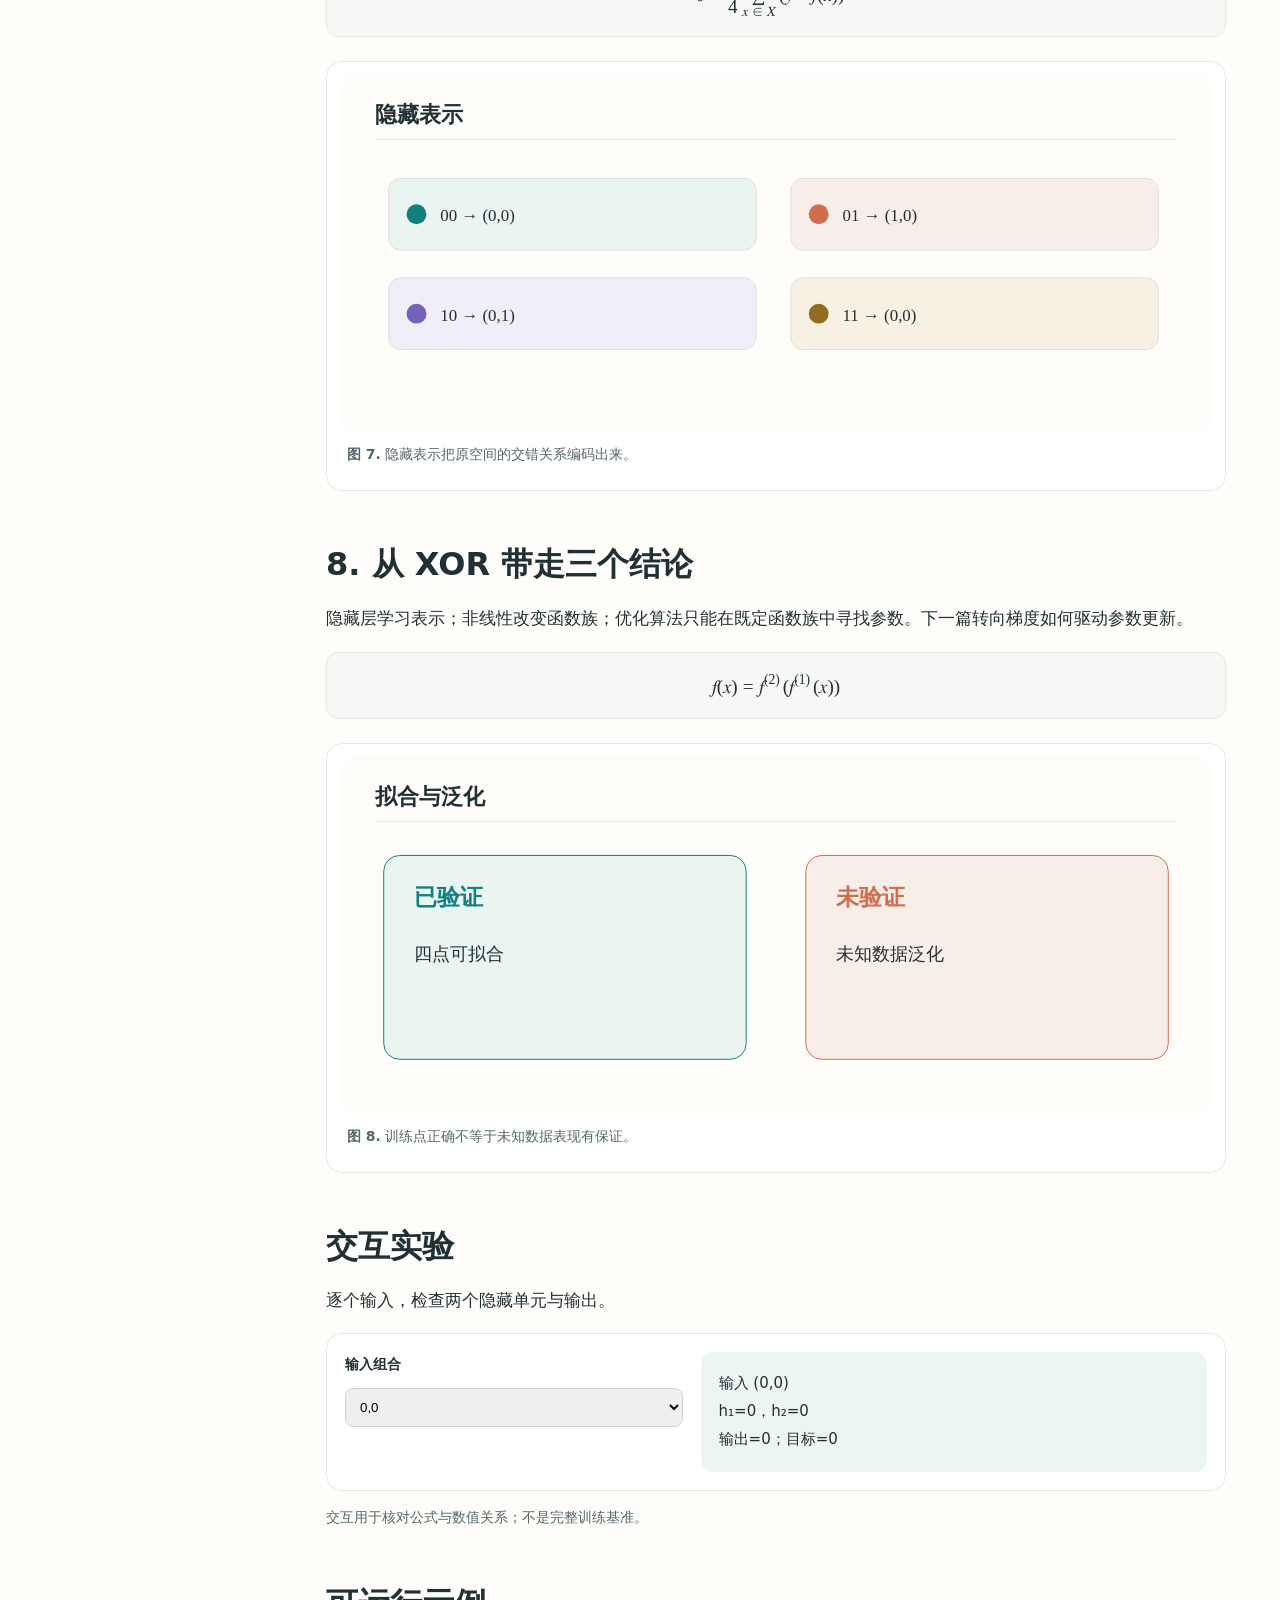
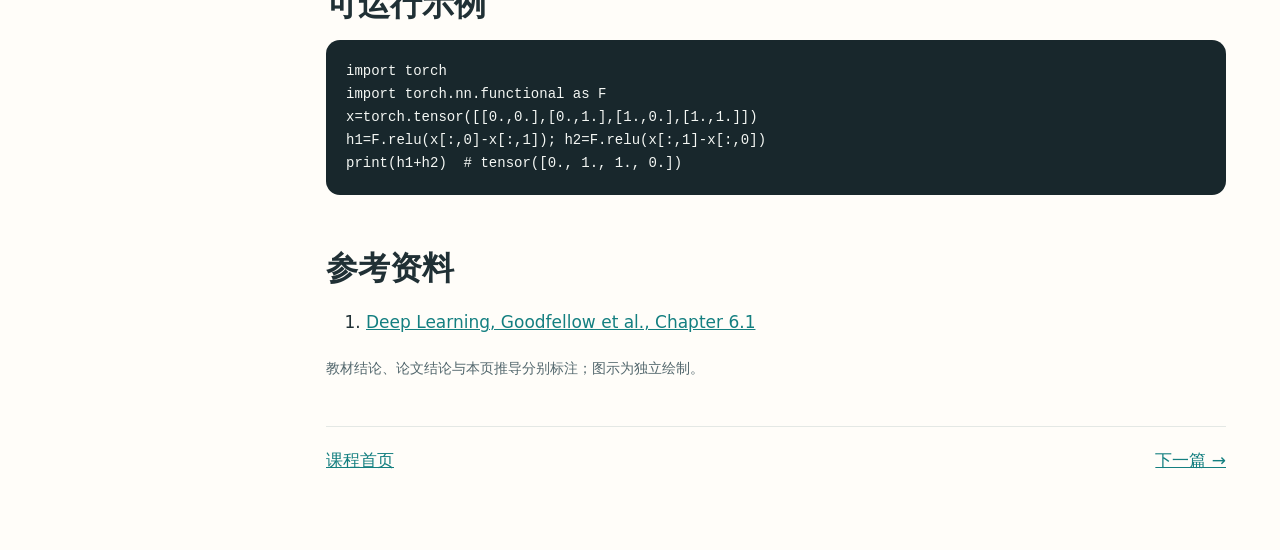
<file: site/articles/xor/index.html>
<!doctype html><html lang="zh-CN"><head><meta charset="utf-8"><meta name="viewport" content="width=device-width,initial-scale=1"><meta name="description" content="为什么一条直线不够，而两个隐藏单元就能改变表示空间？"><title>从 XOR 看懂前馈神经网络｜Deep Learning</title><link rel="stylesheet" href="../../assets/css/site.css"></head><body><div class="layout"><nav class="toc"><a class="brand" href="../../index.html">Deep Learning</a><p class="eyebrow">本篇路线</p><ol><li><a href="#s1">四行真值表</a></li><li><a href="#s2">线性模型为什么失败</a></li><li><a href="#s3">隐藏层学习新表示</a></li><li><a href="#s4">非线性是关键</a></li><li><a href="#s5">两个 ReLU 单元的精确构造</a></li><li><a href="#s6">前向传播计算预测</a></li><li><a href="#s7">损失与泛化是两回事</a></li><li><a href="#s8">从 XOR 带走三个结论</a></li></ol><a href="../../index.html">← 课程首页</a></nav><main><article><header><p class="eyebrow">深度前馈网络 · MODULE 01</p><h1>从 XOR 看懂前馈神经网络</h1><p class="dek">为什么一条直线不够，而两个隐藏单元就能改变表示空间？</p><p class="lead">XOR 只有四种输入，却揭示了线性模型的表达边界。理解它，就能理解隐藏层为什么不是简单地多加几层。</p></header><div class="callout"><strong>核心问题</strong><p>XOR 只有四种输入，却揭示了线性模型的表达边界。理解它，就能理解隐藏层为什么不是简单地多加几层。</p></div><section id="s1"><h2>1. 四行真值表</h2><p>异或在两个输入不同时输出 1，相同时输出 0。四个样本已经完整定义了这个小任务；本例只验证拟合这四点，不代表泛化能力。</p><div class="math-equation"><div class="math-scroll" tabindex="0"><math xmlns="http://www.w3.org/1998/Math/MathML" display="block"><mrow><mi>y</mi><mo>=</mo><msub><mi>x</mi><mn>1</mn></msub><mo>⊕</mo><msub><mi>x</mi><mn>2</mn></msub></mrow></math></div></div><figure><img src="../../assets/svg/xor/fig-01.svg" alt="四行数据已经完整定义 XOR。" loading="lazy"><figcaption><strong>图 1.</strong> 四行数据已经完整定义 XOR。</figcaption></figure></section><section id="s2"><h2>2. 线性模型为什么失败</h2><p>正类点 (0,1)、(1,0) 与负类点 (0,0)、(1,1) 交错分布。任何一条直线都不能把两类同时分开；这属于模型表达能力不足，不是训练轮数不足。</p><div class="math-equation"><div class="math-scroll" tabindex="0"><math xmlns="http://www.w3.org/1998/Math/MathML" display="block"><mrow><mi>f</mi><mo>(</mo><mi>x</mi><mo>)</mo><mo>=</mo><msup><mi>w</mi><mo>⊤</mo></msup><mi>x</mi><mo>+</mo><mi>b</mi></mrow></math></div></div><figure><img src="../../assets/svg/xor/fig-02.svg" alt="两类点位于对角线，单条直线无法分开。" loading="lazy"><figcaption><strong>图 2.</strong> 两类点位于对角线，单条直线无法分开。</figcaption></figure></section><section id="s3"><h2>3. 隐藏层学习新表示</h2><p>多层感知机先把输入映射到隐藏表示，再由输出层分类。隐藏层没有逐层人工标签，它的参数由最终任务共同训练。</p><div class="math-equation"><div class="math-scroll" tabindex="0"><math xmlns="http://www.w3.org/1998/Math/MathML" display="block"><mrow><mi>h</mi><mo>=</mo><msup><mi>f</mi><mrow><mo>(</mo><mn>1</mn><mo>)</mo></mrow></msup><mo>(</mo><mi>x</mi><mo>)</mo><mo>,</mo><mi>y</mi><mo>=</mo><msup><mi>f</mi><mrow><mo>(</mo><mn>2</mn><mo>)</mo></mrow></msup><mo>(</mo><mi>h</mi><mo>)</mo></mrow></math></div></div><figure><img src="../../assets/svg/xor/fig-03.svg" alt="隐藏层把原输入变成更容易区分的表示。" loading="lazy"><figcaption><strong>图 3.</strong> 隐藏层把原输入变成更容易区分的表示。</figcaption></figure></section><section id="s4"><h2>4. 非线性是关键</h2><p>若每一层都只是仿射变换，连续组合仍可合并为一个仿射变换。真正改变表达能力的是中间的非线性激活函数。</p><div class="math-equation"><div class="math-scroll" tabindex="0"><math xmlns="http://www.w3.org/1998/Math/MathML" display="block"><mrow><mi>h</mi><mo>=</mo><mi>φ</mi><mo>(</mo><mi>W</mi><mi>x</mi><mo>+</mo><mi>b</mi><mo>)</mo></mrow></math></div></div><figure><img src="../../assets/svg/xor/fig-04.svg" alt="增加层数不够，还需要非线性激活。" loading="lazy"><figcaption><strong>图 4.</strong> 增加层数不够，还需要非线性激活。</figcaption></figure></section><section id="s5"><h2>5. 两个 ReLU 单元的精确构造</h2><p>对二值输入，h₁=ReLU(x₁−x₂)，h₂=ReLU(x₂−x₁)，输出 h₁+h₂。逐点代入得到 0、1、1、0；这是一个可核验构造，不是训练过程必然学到的权重。</p><div class="math-equation"><div class="math-scroll" tabindex="0"><math xmlns="http://www.w3.org/1998/Math/MathML" display="block"><mrow><mi>ŷ</mi><mo>=</mo><mi>max</mi><mo>(</mo><mn>0</mn><mo>,</mo><msub><mi>x</mi><mn>1</mn></msub><mo>−</mo><msub><mi>x</mi><mn>2</mn></msub><mo>)</mo><mo>+</mo><mi>max</mi><mo>(</mo><mn>0</mn><mo>,</mo><msub><mi>x</mi><mn>2</mn></msub><mo>−</mo><msub><mi>x</mi><mn>1</mn></msub><mo>)</mo></mrow></math></div></div><figure><img src="../../assets/svg/xor/fig-05.svg" alt="两个隐藏单元分别检测输入差值的方向。" loading="lazy"><figcaption><strong>图 5.</strong> 两个隐藏单元分别检测输入差值的方向。</figcaption></figure></section><section id="s6"><h2>6. 前向传播计算预测</h2><p>输入经过仿射变换、激活函数和输出层，得到预测。前向传播负责计算预测与损失，不负责更新参数。</p><div class="math-equation"><div class="math-scroll" tabindex="0"><math xmlns="http://www.w3.org/1998/Math/MathML" display="block"><mrow><mi>a</mi><mo>=</mo><mi>W</mi><mi>x</mi><mo>+</mo><mi>b</mi><mo>,</mo><mi>h</mi><mo>=</mo><mi>φ</mi><mo>(</mo><mi>a</mi><mo>)</mo></mrow></math></div></div><figure><img src="../../assets/svg/xor/fig-06.svg" alt="前向传播按计算图依赖顺序执行。" loading="lazy"><figcaption><strong>图 6.</strong> 前向传播按计算图依赖顺序执行。</figcaption></figure></section><section id="s7"><h2>7. 损失与泛化是两回事</h2><p>四个训练点预测正确，只说明这个网络拟合了这四个点。Goodfellow 等人在入门示例中用 MSE 简化推导，同时提醒 MSE 通常不是建模二值数据的首选。</p><div class="math-equation"><div class="math-scroll" tabindex="0"><math xmlns="http://www.w3.org/1998/Math/MathML" display="block"><mrow><mi>J</mi><mo>=</mo><mfrac><mn>1</mn><mn>4</mn></mfrac><munderover><mo>∑</mo><mrow><mi>x</mi><mo>∈</mo><mi>X</mi></mrow><mrow/></munderover><msup><mrow><mo>(</mo><mi>y</mi><mo>−</mo><mi>f</mi><mo>(</mo><mi>x</mi><mo>)</mo><mo>)</mo></mrow><mn>2</mn></msup></mrow></math></div></div><figure><img src="../../assets/svg/xor/fig-07.svg" alt="隐藏表示把原空间的交错关系编码出来。" loading="lazy"><figcaption><strong>图 7.</strong> 隐藏表示把原空间的交错关系编码出来。</figcaption></figure></section><section id="s8"><h2>8. 从 XOR 带走三个结论</h2><p>隐藏层学习表示；非线性改变函数族；优化算法只能在既定函数族中寻找参数。下一篇转向梯度如何驱动参数更新。</p><div class="math-equation"><div class="math-scroll" tabindex="0"><math xmlns="http://www.w3.org/1998/Math/MathML" display="block"><mrow><mi>f</mi><mo>(</mo><mi>x</mi><mo>)</mo><mo>=</mo><msup><mi>f</mi><mrow><mo>(</mo><mn>2</mn><mo>)</mo></mrow></msup><mo>(</mo><msup><mi>f</mi><mrow><mo>(</mo><mn>1</mn><mo>)</mo></mrow></msup><mo>(</mo><mi>x</mi><mo>)</mo><mo>)</mo></mrow></math></div></div><figure><img src="../../assets/svg/xor/fig-08.svg" alt="训练点正确不等于未知数据表现有保证。" loading="lazy"><figcaption><strong>图 8.</strong> 训练点正确不等于未知数据表现有保证。</figcaption></figure></section><section id="demo"><h2>交互实验</h2><p>逐个输入，检查两个隐藏单元与输出。</p><div class="demo" data-demo="xor"><div class="demo-controls"><label for="xor-in">输入组合</label><select id="xor-in" data-demo-input><option value="0,0">0,0</option><option value="0,1">0,1</option><option value="1,0">1,0</option><option value="1,1">1,1</option></select></div><div class="demo-output" data-demo-output aria-live="polite">逐个输入，检查两个隐藏单元与输出。</div></div><p class="note">交互用于核对公式与数值关系；不是完整训练基准。</p></section><section id="code"><h2>可运行示例</h2><pre><code>import torch
import torch.nn.functional as F
x=torch.tensor([[0.,0.],[0.,1.],[1.,0.],[1.,1.]])
h1=F.relu(x[:,0]-x[:,1]); h2=F.relu(x[:,1]-x[:,0])
print(h1+h2)  # tensor([0., 1., 1., 0.])</code></pre></section><section id="references"><h2>参考资料</h2><ol class="references"><li><a href="https://www.deeplearningbook.org/contents/mlp.html" target="_blank" rel="noopener noreferrer">Deep Learning, Goodfellow et al., Chapter 6.1</a></li></ol><p class="note">教材结论、论文结论与本页推导分别标注；图示为独立绘制。</p></section><nav class="article-nav"><a href="../../index.html">课程首页</a><a href="../gradient/index.html">下一篇 →</a></nav></article></main></div><script src="../../assets/js/site.js" defer></script></body></html>
</file>
<file: site/assets/css/site.css>
:root{--paper:#fffdf9;--ink:#203035;--subtle:#53676d;--accent:#147f80;--line:#e4e8e5;--surface:#fff}*{box-sizing:border-box}body{margin:0;background:var(--paper);color:var(--ink);font:17px/1.85 system-ui,-apple-system,"PingFang SC","Microsoft YaHei",sans-serif}a{color:var(--accent)}.layout{max-width:1440px;margin:auto;display:grid;grid-template-columns:230px minmax(0,1fr);gap:42px;padding:30px 34px}.toc{position:sticky;top:24px;align-self:start;max-height:calc(100vh - 48px);overflow:auto}.brand{font-weight:750;text-decoration:none;color:var(--ink)}.toc ol{padding-left:20px}.toc li{font-size:14px;line-height:1.5;margin:8px 0}.toc a{text-decoration:none;color:var(--subtle)}main{min-width:0}article{max-width:900px;margin:auto}.eyebrow{font-size:12px;letter-spacing:.1em;color:var(--accent);font-weight:750}h1{font-size:clamp(2rem,5vw,3.5rem);line-height:1.2;margin:10px 0 16px}h2{font-size:clamp(1.4rem,3vw,2rem);line-height:1.35;margin:52px 0 14px}.dek{font-size:1.2rem;color:var(--subtle)}.lead{font-size:1.08rem}.callout{margin:28px 0;padding:18px 22px;border-left:4px solid var(--accent);background:#edf5f2;border-radius:0 12px 12px 0}figure{margin:24px 0 36px;padding:12px;background:white;border:1px solid var(--line);border-radius:16px}figure img{width:100%;height:auto;display:block}figcaption,.note{font-size:14px;color:var(--subtle)}figcaption{padding:10px 8px}.math-equation{margin:18px 0;padding:12px 16px;background:#f7f8f5;border:1px solid var(--line);border-radius:12px;max-width:100%}.math-scroll{overflow-x:auto;padding:8px 4px}.math-scroll math{width:max-content;min-width:100%;font-size:1.2rem}pre{overflow:auto;padding:20px;background:#18272c;color:#f4f7f4;border-radius:14px;font:14px/1.65 ui-monospace,Consolas,monospace}.demo{display:grid;grid-template-columns:.8fr 1.2fr;gap:18px;padding:18px;border:1px solid var(--line);border-radius:16px;background:white}.demo-controls{display:grid;gap:10px;align-content:start}.demo-controls label{font-size:14px;font-weight:650}.demo-controls input,.demo-controls select{width:100%;accent-color:var(--accent)}.demo-controls select{padding:10px;border:1px solid #cbd5d1;border-radius:8px}.demo-output{padding:18px;background:#edf5f2;border-radius:12px;white-space:pre-line;font-size:15px}.references li{margin:8px 0}.article-nav{display:flex;justify-content:space-between;margin:44px 0;padding-top:18px;border-top:1px solid var(--line)}.home{max-width:1180px;margin:auto;padding:48px 34px}.home-hero{padding:42px 0;border-bottom:1px solid var(--line)}.home-hero h1{max-width:820px}.home-hero p{max-width:780px;color:var(--subtle);font-size:1.15rem}.path-grid{display:grid;grid-template-columns:repeat(2,minmax(0,1fr));gap:18px}.path-card{display:block;padding:22px;border:1px solid var(--line);border-radius:16px;background:white;text-decoration:none;color:var(--ink)}.path-card:hover{border-color:var(--accent)}.path-card h2{font-size:1.2rem;margin:8px 0}.path-card p{font-size:15px;color:var(--subtle);margin:0}.num{font-size:12px;color:var(--accent);font-weight:750}.home-footer{margin-top:44px;padding-top:20px;border-top:1px solid var(--line);font-size:14px;color:var(--subtle)}@media(max-width:900px){.layout{display:block;padding:18px 24px}.toc{position:static;max-height:none;border-bottom:1px solid var(--line);padding-bottom:14px}.toc ol{display:flex;gap:14px;overflow:auto;white-space:nowrap;list-style:none;padding:0}.toc li{flex:none}.path-grid{grid-template-columns:1fr}}@media(max-width:480px){body{font-size:16px}.layout,.home{padding:14px 16px 44px}.demo{grid-template-columns:1fr;padding:14px}figure{padding:8px}.math-scroll math{font-size:1.05rem}}@media(prefers-reduced-motion:reduce){html{scroll-behavior:auto}}@media print{.toc,.demo-controls,.article-nav{display:none}.layout{display:block}figure{break-inside:avoid;box-shadow:none}}
</file>
